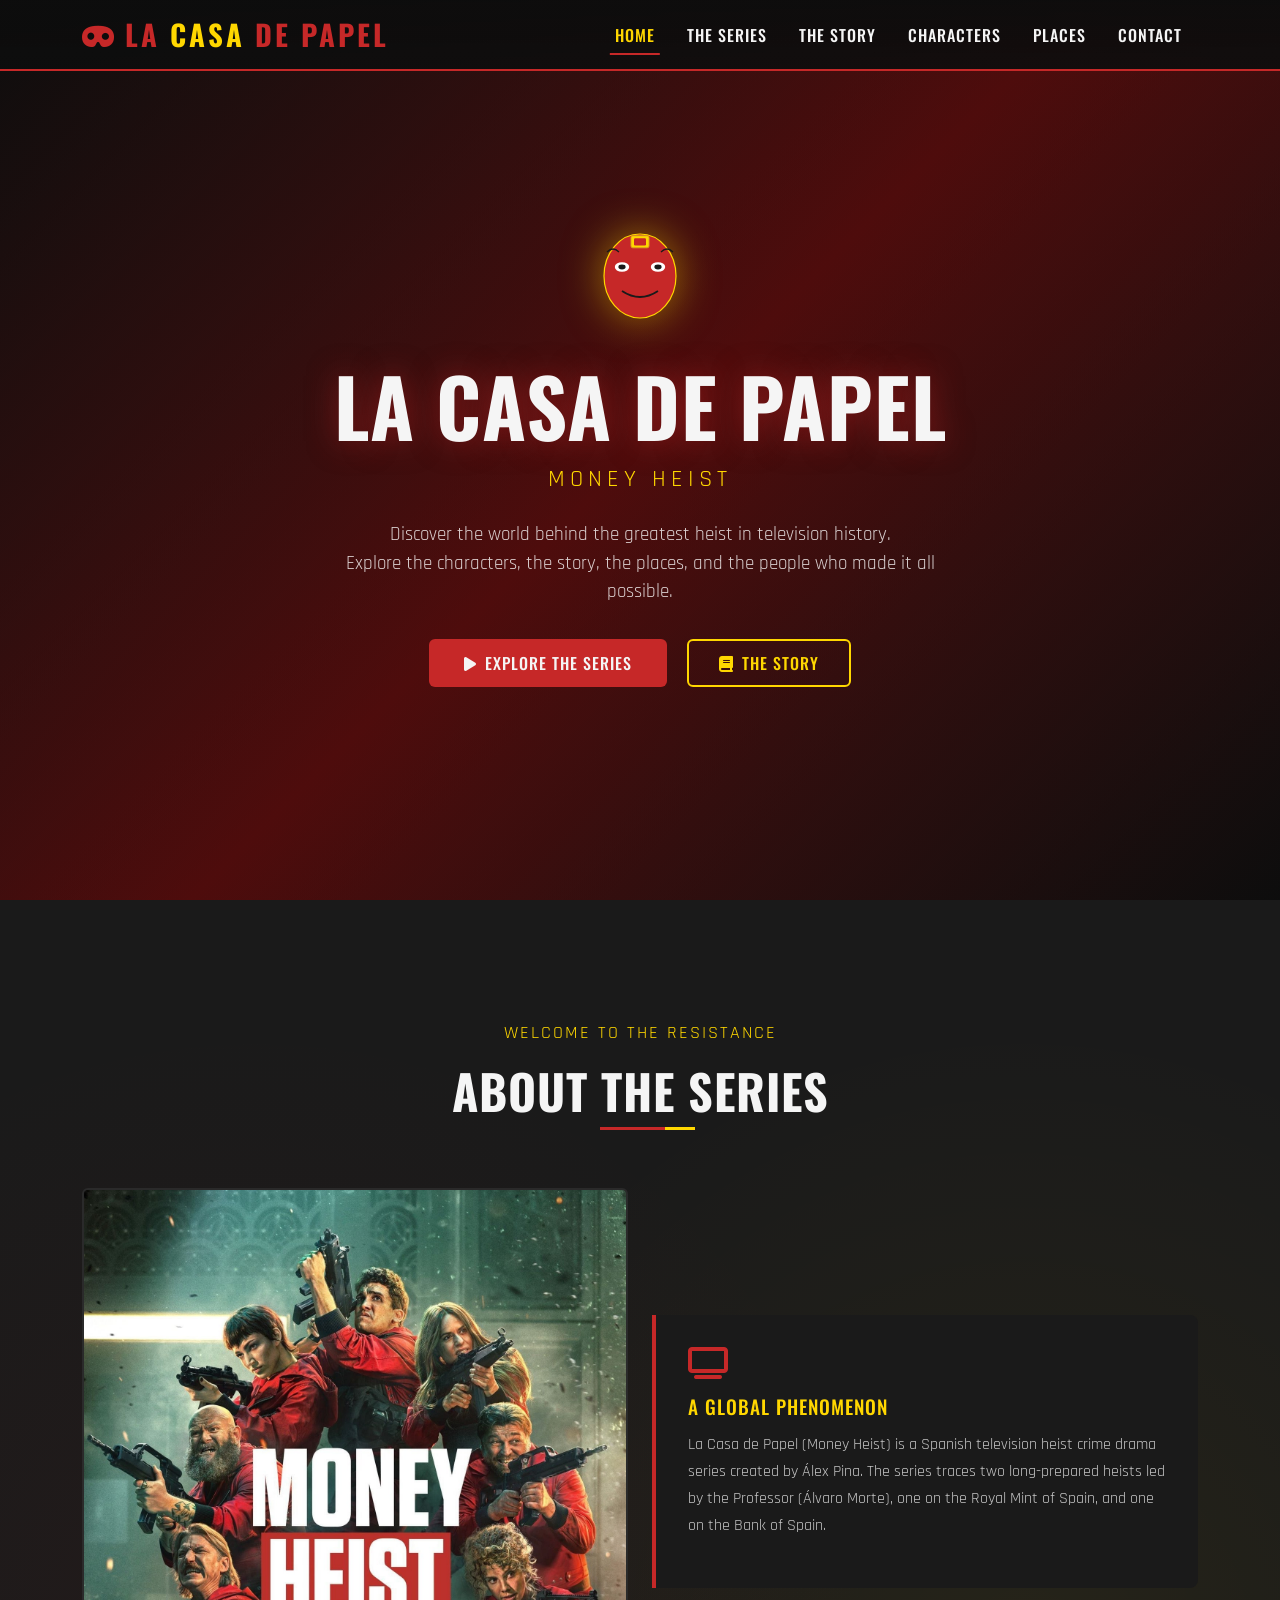
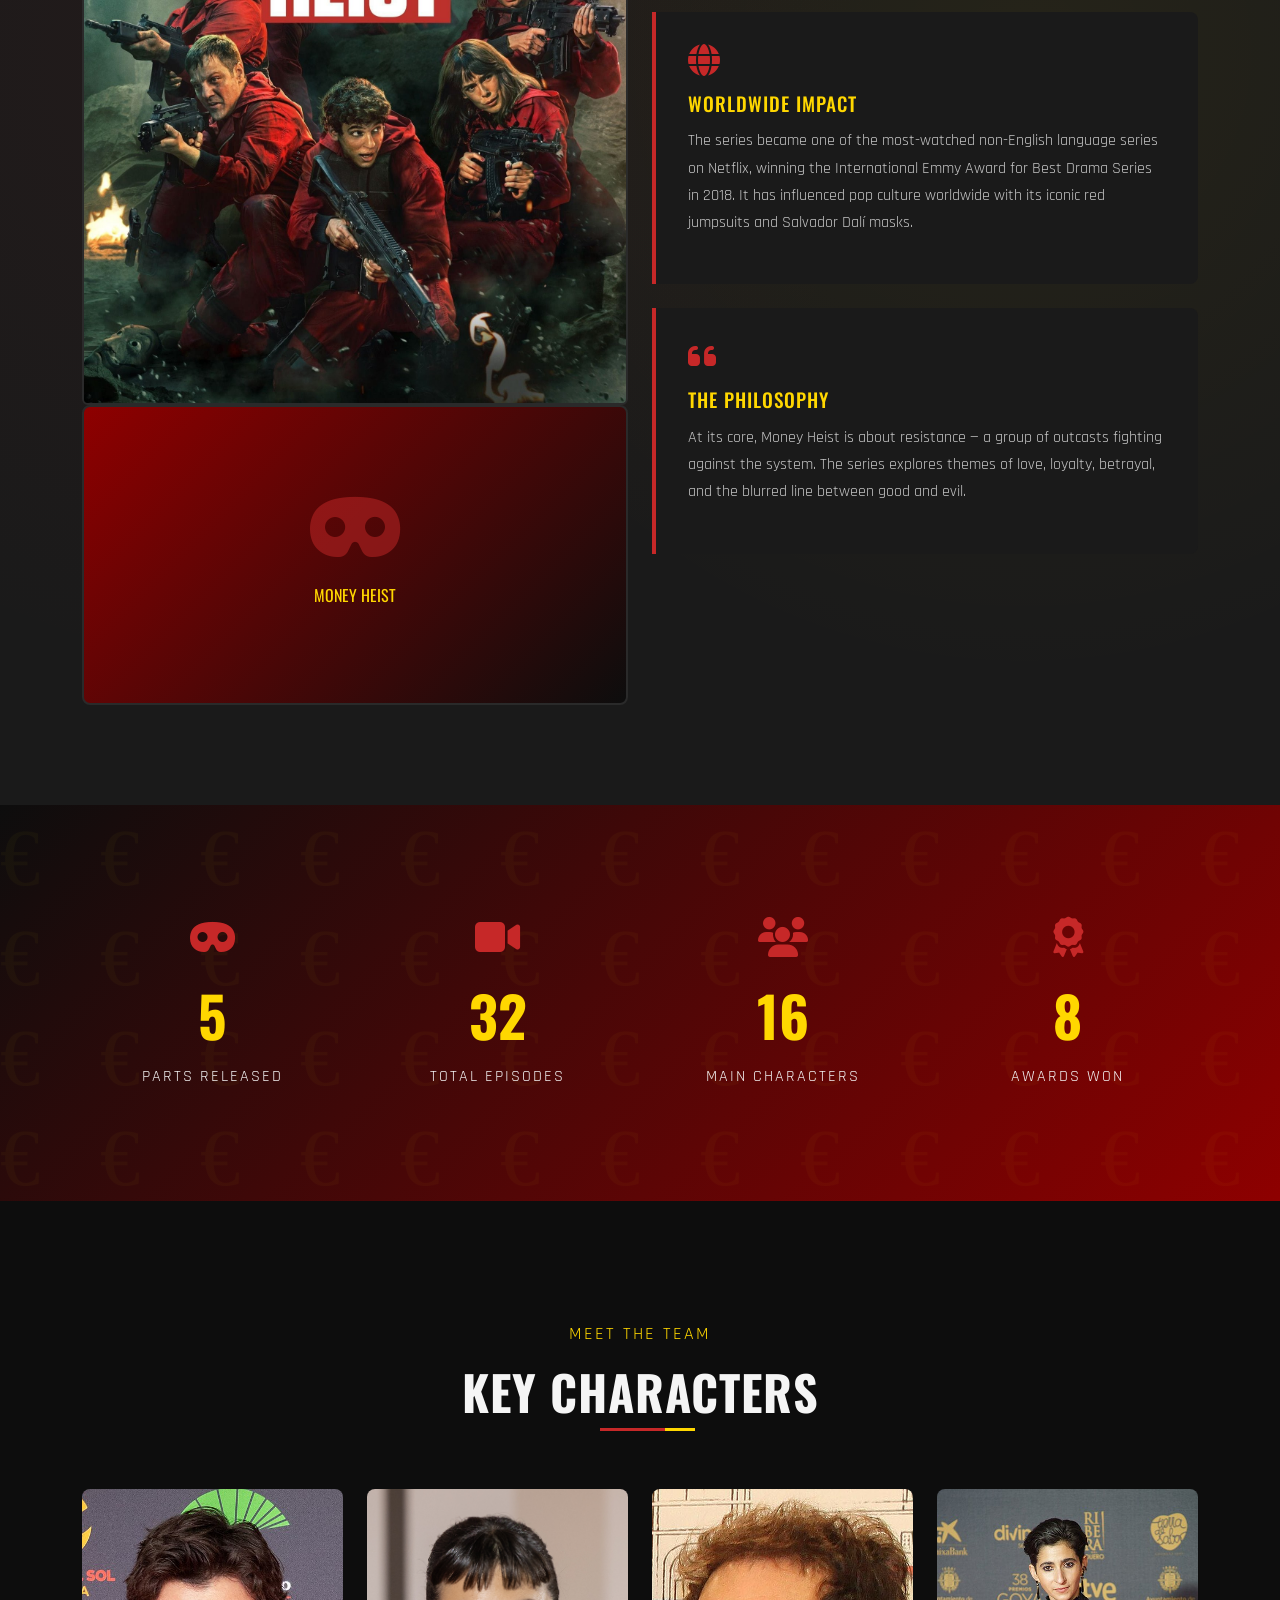
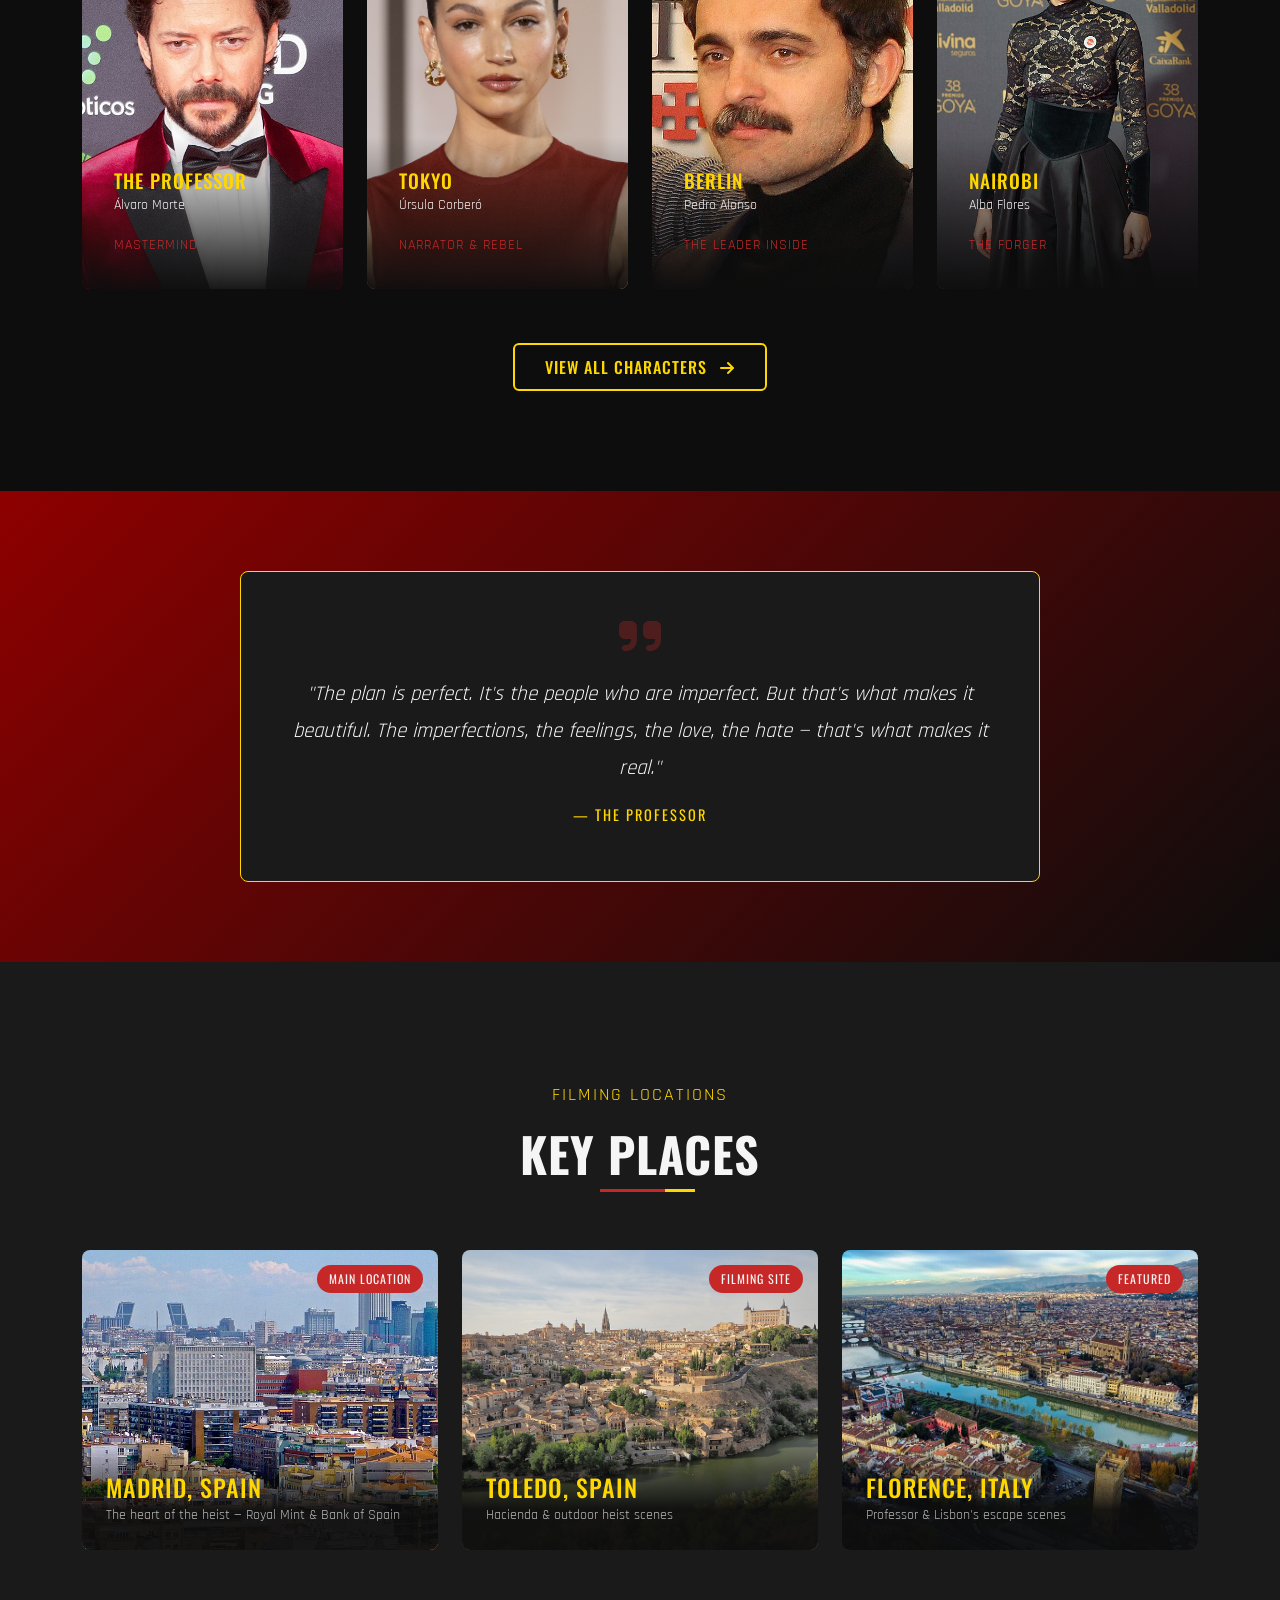
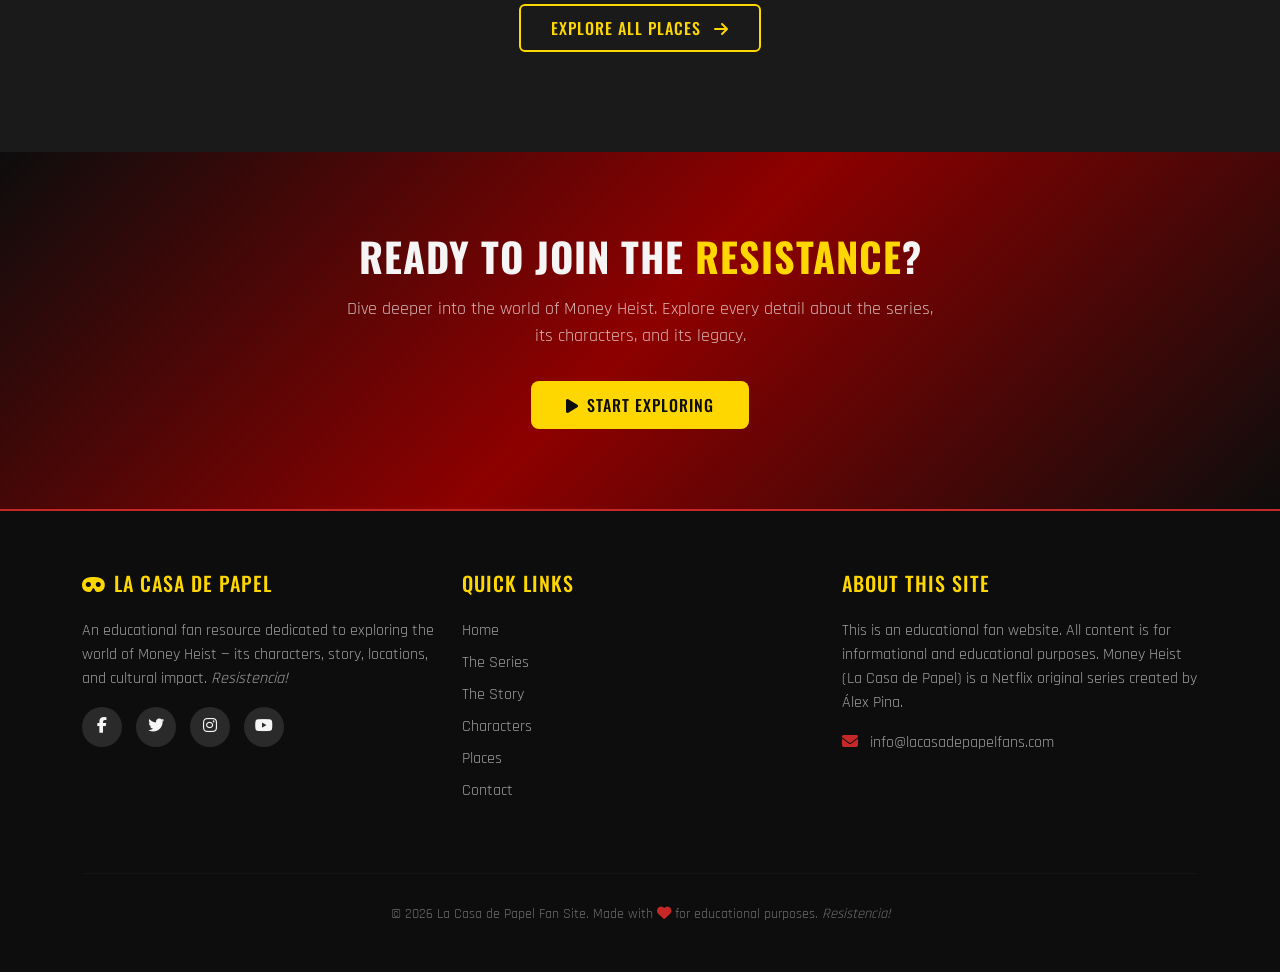
<file: index.html>
<!DOCTYPE html>
<html lang="en">
<head>
  <meta charset="UTF-8">
  <meta name="viewport" content="width=device-width, initial-scale=1.0">
  <title>La Casa de Papel | Money Heist - The Ultimate Guide</title>
  <meta name="description" content="Explore the world of Money Heist (La Casa de Papel) — characters, story, locations, and the real history behind the biggest heist in television history.">
  <link href="https://cdn.jsdelivr.net/npm/bootstrap@5.3.0/dist/css/bootstrap.min.css" rel="stylesheet">
  <link rel="stylesheet" href="https://cdnjs.cloudflare.com/ajax/libs/font-awesome/6.4.0/css/all.min.css">
  <link rel="stylesheet" href="css/style.css">
</head>
<body>

  <!-- ==================== NAVBAR ==================== -->
  <nav class="navbar navbar-expand-lg navbar-dark fixed-top">
    <div class="container">
      <a class="navbar-brand" href="index.html">
        <i class="fas fa-mask me-2"></i>LA <span>CASA</span> DE PAPEL
      </a>
      <button class="navbar-toggler" type="button" data-bs-toggle="collapse" data-bs-target="#mainNav">
        <span class="navbar-toggler-icon"></span>
      </button>
      <div class="collapse navbar-collapse" id="mainNav">
        <ul class="navbar-nav ms-auto">
          <li class="nav-item"><a class="nav-link" href="index.html">Home</a></li>
          <li class="nav-item"><a class="nav-link" href="series.html">The Series</a></li>
          <li class="nav-item"><a class="nav-link" href="story.html">The Story</a></li>
          <li class="nav-item"><a class="nav-link" href="characters.html">Characters</a></li>
          <li class="nav-item"><a class="nav-link" href="places.html">Places</a></li>
          <li class="nav-item"><a class="nav-link" href="contact.html">Contact</a></li>
        </ul>
      </div>
    </div>
  </nav>

  <!-- ==================== HERO SECTION ==================== -->
  <section class="hero-section" style="background: linear-gradient(135deg, #0D0D0D 0%, #1A0000 50%, #0D0D0D 100%);">
    <div class="hero-overlay"></div>
    <div class="hero-content">
      <img src="images/mask.svg" alt="Dalí Mask" class="hero-mask" onerror="this.style.display='none'">
      <h1>LA CASA DE PAPEL</h1>
      <p class="sub-title">Money Heist</p>
      <p>Discover the world behind the greatest heist in television history.<br>Explore the characters, the story, the places, and the people who made it all possible.</p>
      <div>
        <a href="series.html" class="btn btn-mh me-3"><i class="fas fa-play me-2"></i>Explore the Series</a>
        <a href="story.html" class="btn btn-mh-outline"><i class="fas fa-book me-2"></i>The Story</a>
      </div>
    </div>
  </section>

  <!-- ==================== OVERVIEW SECTION ==================== -->
  <section class="section-padding bg-pattern" style="background: var(--mh-dark);">
    <div class="container">
      <div class="section-title fade-in">
        <p>Welcome to the Resistance</p>
        <h2>About the Series</h2>
      </div>
      <div class="row align-items-center">
        <div class="col-lg-6 fade-in">
          <img src="images/group.jpg" alt="Money Heist Cast" class="img-fluid rounded" style="border: 2px solid var(--mh-gray);" onerror="this.style.display='none'">
          <div style="height:300px;background:linear-gradient(135deg,var(--mh-dark-red),var(--mh-black));border-radius:8px;display:flex;align-items:center;justify-content:center;border:2px solid var(--mh-gray);" class="img-placeholder">
            <div class="text-center">
              <i class="fas fa-mask" style="font-size:5rem;color:var(--mh-red);opacity:0.5;"></i>
              <p style="color:var(--mh-gold);margin-top:1rem;font-family:'Oswald',sans-serif;">MONEY HEIST</p>
            </div>
          </div>
        </div>
        <div class="col-lg-6 fade-in">
          <div class="info-box" style="margin-top:0;">
            <i class="fas fa-tv"></i>
            <h4>A Global Phenomenon</h4>
            <p>La Casa de Papel (Money Heist) is a Spanish television heist crime drama series created by Álex Pina. The series traces two long-prepared heists led by the Professor (Álvaro Morte), one on the Royal Mint of Spain, and one on the Bank of Spain.</p>
          </div>
          <div class="info-box">
            <i class="fas fa-globe"></i>
            <h4>Worldwide Impact</h4>
            <p>The series became one of the most-watched non-English language series on Netflix, winning the International Emmy Award for Best Drama Series in 2018. It has influenced pop culture worldwide with its iconic red jumpsuits and Salvador Dalí masks.</p>
          </div>
          <div class="info-box">
            <i class="fas fa-quote-left"></i>
            <h4>The Philosophy</h4>
            <p>At its core, Money Heist is about resistance — a group of outcasts fighting against the system. The series explores themes of love, loyalty, betrayal, and the blurred line between good and evil.</p>
          </div>
        </div>
      </div>
    </div>
  </section>

  <!-- ==================== COUNTERS ==================== -->
  <section class="counter-section">
    <div class="container">
      <div class="row">
        <div class="col-lg-3 col-6">
          <div class="counter-box">
            <i class="fas fa-mask"></i>
            <div class="counter" data-target="5">0</div>
            <div class="counter-label">Parts Released</div>
          </div>
        </div>
        <div class="col-lg-3 col-6">
          <div class="counter-box">
            <i class="fas fa-video"></i>
            <div class="counter" data-target="48">0</div>
            <div class="counter-label">Total Episodes</div>
          </div>
        </div>
        <div class="col-lg-3 col-6">
          <div class="counter-box">
            <i class="fas fa-users"></i>
            <div class="counter" data-target="16">0</div>
            <div class="counter-label">Main Characters</div>
          </div>
        </div>
        <div class="col-lg-3 col-6">
          <div class="counter-box">
            <i class="fas fa-award"></i>
            <div class="counter" data-target="8">0</div>
            <div class="counter-label">Awards Won</div>
          </div>
        </div>
      </div>
    </div>
  </section>

  <!-- ==================== CHARACTERS PREVIEW ==================== -->
  <section class="section-padding" style="background: var(--mh-black);">
    <div class="container">
      <div class="section-title fade-in">
        <p>Meet the Team</p>
        <h2>Key Characters</h2>
      </div>
      <div class="row">
        <div class="col-lg-3 col-md-6 fade-in">
          <div class="character-card">
            <img src="images/professor.jpg" alt="The Professor" onerror="this.style.display='none';this.parentElement.style.background='var(--mh-dark)';this.parentElement.innerHTML='<div style=\'height:400px;display:flex;align-items:center;justify-content:center;background:linear-gradient(135deg,var(--mh-gray),var(--mh-black));\'><i class=\'fas fa-user-secret\' style=\'font-size:4rem;color:var(--mh-gold);opacity:0.5;\'></i></div>'">
            <div class="character-info">
              <h4>The Professor</h4>
              <p class="actor-name">Álvaro Morte</p>
              <span class="character-role">Mastermind</span>
            </div>
          </div>
        </div>
        <div class="col-lg-3 col-md-6 fade-in">
          <div class="character-card">
            <img src="images/tokyo.jpg" alt="Tokyo" onerror="this.style.display='none';this.parentElement.innerHTML='<div style=\'height:400px;display:flex;align-items:center;justify-content:center;background:linear-gradient(135deg,var(--mh-gray),var(--mh-black));\'><i class=\'fas fa-user-circle\' style=\'font-size:4rem;color:var(--mh-red);opacity:0.5;\'></i></div>'">
            <div class="character-info">
              <h4>Tokyo</h4>
              <p class="actor-name">Úrsula Corberó</p>
              <span class="character-role">Narrator & Rebel</span>
            </div>
          </div>
        </div>
        <div class="col-lg-3 col-md-6 fade-in">
          <div class="character-card">
            <img src="images/berlin.jpg" alt="Berlin" onerror="this.style.display='none';this.parentElement.innerHTML='<div style=\'height:400px;display:flex;align-items:center;justify-content:center;background:linear-gradient(135deg,var(--mh-gray),var(--mh-black));\'><i class=\'fas fa-crown\' style=\'font-size:4rem;color:var(--mh-gold);opacity:0.5;\'></i></div>'">
            <div class="character-info">
              <h4>Berlin</h4>
              <p class="actor-name">Pedro Alonso</p>
              <span class="character-role">The Leader Inside</span>
            </div>
          </div>
        </div>
        <div class="col-lg-3 col-md-6 fade-in">
          <div class="character-card">
            <img src="images/nairobi.jpg" alt="Nairobi" onerror="this.style.display='none';this.parentElement.innerHTML='<div style=\'height:400px;display:flex;align-items:center;justify-content:center;background:linear-gradient(135deg,var(--mh-gray),var(--mh-black));\'><i class=\'fas fa-cog\' style=\'font-size:4rem;color:var(--mh-red);opacity:0.5;\'></i></div>'">
            <div class="character-info">
              <h4>Nairobi</h4>
              <p class="actor-name">Alba Flores</p>
              <span class="character-role">The Forger</span>
            </div>
          </div>
        </div>
      </div>
      <div class="text-center mt-4 fade-in">
        <a href="characters.html" class="btn btn-mh-outline">View All Characters <i class="fas fa-arrow-right ms-2"></i></a>
      </div>
    </div>
  </section>

  <!-- ==================== FAMOUS QUOTE ==================== -->
  <section style="background: linear-gradient(135deg, var(--mh-dark-red), var(--mh-black)); padding: 80px 0;">
    <div class="container">
      <div class="quote-block" style="border-color: var(--mh-gold); max-width: 800px; margin: 0 auto;">
        <i class="fas fa-quote-right"></i>
        <blockquote>
          "The plan is perfect. It's the people who are imperfect. But that's what makes it beautiful. The imperfections, the feelings, the love, the hate — that's what makes it real."
        </blockquote>
        <p class="quote-author">— The Professor</p>
      </div>
    </div>
  </section>

  <!-- ==================== PLACES PREVIEW ==================== -->
  <section class="section-padding" style="background: var(--mh-dark);">
    <div class="container">
      <div class="section-title fade-in">
        <p>Filming Locations</p>
        <h2>Key Places</h2>
      </div>
      <div class="row">
        <div class="col-md-4 fade-in">
          <div class="place-card">
            <img src="images/madrid.jpg" alt="Madrid" onerror="this.style.display='none';this.parentElement.style.background='linear-gradient(135deg,var(--mh-gray),var(--mh-black))'">
            <div class="place-info">
              <h4>Madrid, Spain</h4>
              <p>The heart of the heist — Royal Mint & Bank of Spain</p>
            </div>
            <span class="place-badge">Main Location</span>
          </div>
        </div>
        <div class="col-md-4 fade-in">
          <div class="place-card">
            <img src="images/toledo.jpg" alt="Toledo" onerror="this.style.display='none';this.parentElement.style.background='linear-gradient(135deg,var(--mh-gray),var(--mh-black))'">
            <div class="place-info">
              <h4>Toledo, Spain</h4>
              <p>Hacienda & outdoor heist scenes</p>
            </div>
            <span class="place-badge">Filming Site</span>
          </div>
        </div>
        <div class="col-md-4 fade-in">
          <div class="place-card">
            <img src="images/florence.jpg" alt="Florence" onerror="this.style.display='none';this.parentElement.style.background='linear-gradient(135deg,var(--mh-gray),var(--mh-black))'">
            <div class="place-info">
              <h4>Florence, Italy</h4>
              <p>Professor & Lisbon's escape scenes</p>
            </div>
            <span class="place-badge">Featured</span>
          </div>
        </div>
      </div>
      <div class="text-center mt-4 fade-in">
        <a href="places.html" class="btn btn-mh-outline">Explore All Places <i class="fas fa-arrow-right ms-2"></i></a>
      </div>
    </div>
  </section>

  <!-- ==================== NEWSLETTER / CTA ==================== -->
  <section style="background: linear-gradient(135deg, var(--mh-black), var(--mh-dark-red), var(--mh-black)); padding: 80px 0;">
    <div class="container text-center fade-in">
      <h2 style="font-family:'Oswald',sans-serif;font-size:2.5rem;font-weight:700;color:var(--mh-white);">
        Ready to Join the <span style="color:var(--mh-gold);">Resistance</span>?
      </h2>
      <p style="color:rgba(255,255,255,0.7);font-size:1.1rem;max-width:600px;margin:1rem auto 2rem;">
        Dive deeper into the world of Money Heist. Explore every detail about the series, its characters, and its legacy.
      </p>
      <a href="series.html" class="btn btn-mh-gold btn-lg"><i class="fas fa-play me-2"></i>Start Exploring</a>
    </div>
  </section>

  <!-- ==================== FOOTER ==================== -->
  <footer class="footer">
    <div class="container">
      <div class="row">
        <div class="col-lg-4 mb-4">
          <h5><i class="fas fa-mask me-2"></i>La Casa de Papel</h5>
          <p>An educational fan resource dedicated to exploring the world of Money Heist — its characters, story, locations, and cultural impact. <em>Resistencia!</em></p>
          <div class="social-links">
            <a href="#" data-bs-toggle="tooltip" title="Facebook"><i class="fab fa-facebook-f"></i></a>
            <a href="#" data-bs-toggle="tooltip" title="Twitter"><i class="fab fa-twitter"></i></a>
            <a href="#" data-bs-toggle="tooltip" title="Instagram"><i class="fab fa-instagram"></i></a>
            <a href="#" data-bs-toggle="tooltip" title="YouTube"><i class="fab fa-youtube"></i></a>
          </div>
        </div>
        <div class="col-lg-4 mb-4">
          <h5>Quick Links</h5>
          <ul class="list-unstyled">
            <li class="mb-2"><a href="index.html">Home</a></li>
            <li class="mb-2"><a href="series.html">The Series</a></li>
            <li class="mb-2"><a href="story.html">The Story</a></li>
            <li class="mb-2"><a href="characters.html">Characters</a></li>
            <li class="mb-2"><a href="places.html">Places</a></li>
            <li class="mb-2"><a href="contact.html">Contact</a></li>
          </ul>
        </div>
        <div class="col-lg-4 mb-4">
          <h5>About This Site</h5>
          <p>This is an educational fan website. All content is for informational and educational purposes. Money Heist (La Casa de Papel) is a Netflix original series created by Álex Pina.</p>
          <p class="mb-0"><i class="fas fa-envelope me-2" style="color:var(--mh-red);"></i> info@lacasadepapelfans.com</p>
        </div>
      </div>
      <hr class="footer-divider">
      <p class="copyright">&copy; 2026 La Casa de Papel Fan Site. Made with <i class="fas fa-heart" style="color:var(--mh-red);"></i> for educational purposes. <em>Resistencia!</em></p>
    </div>
  </footer>

  <script src="https://cdn.jsdelivr.net/npm/bootstrap@5.3.0/dist/js/bootstrap.bundle.min.js"></script>
  <script src="js/script.js"></script>
</body>
</html>
</file>
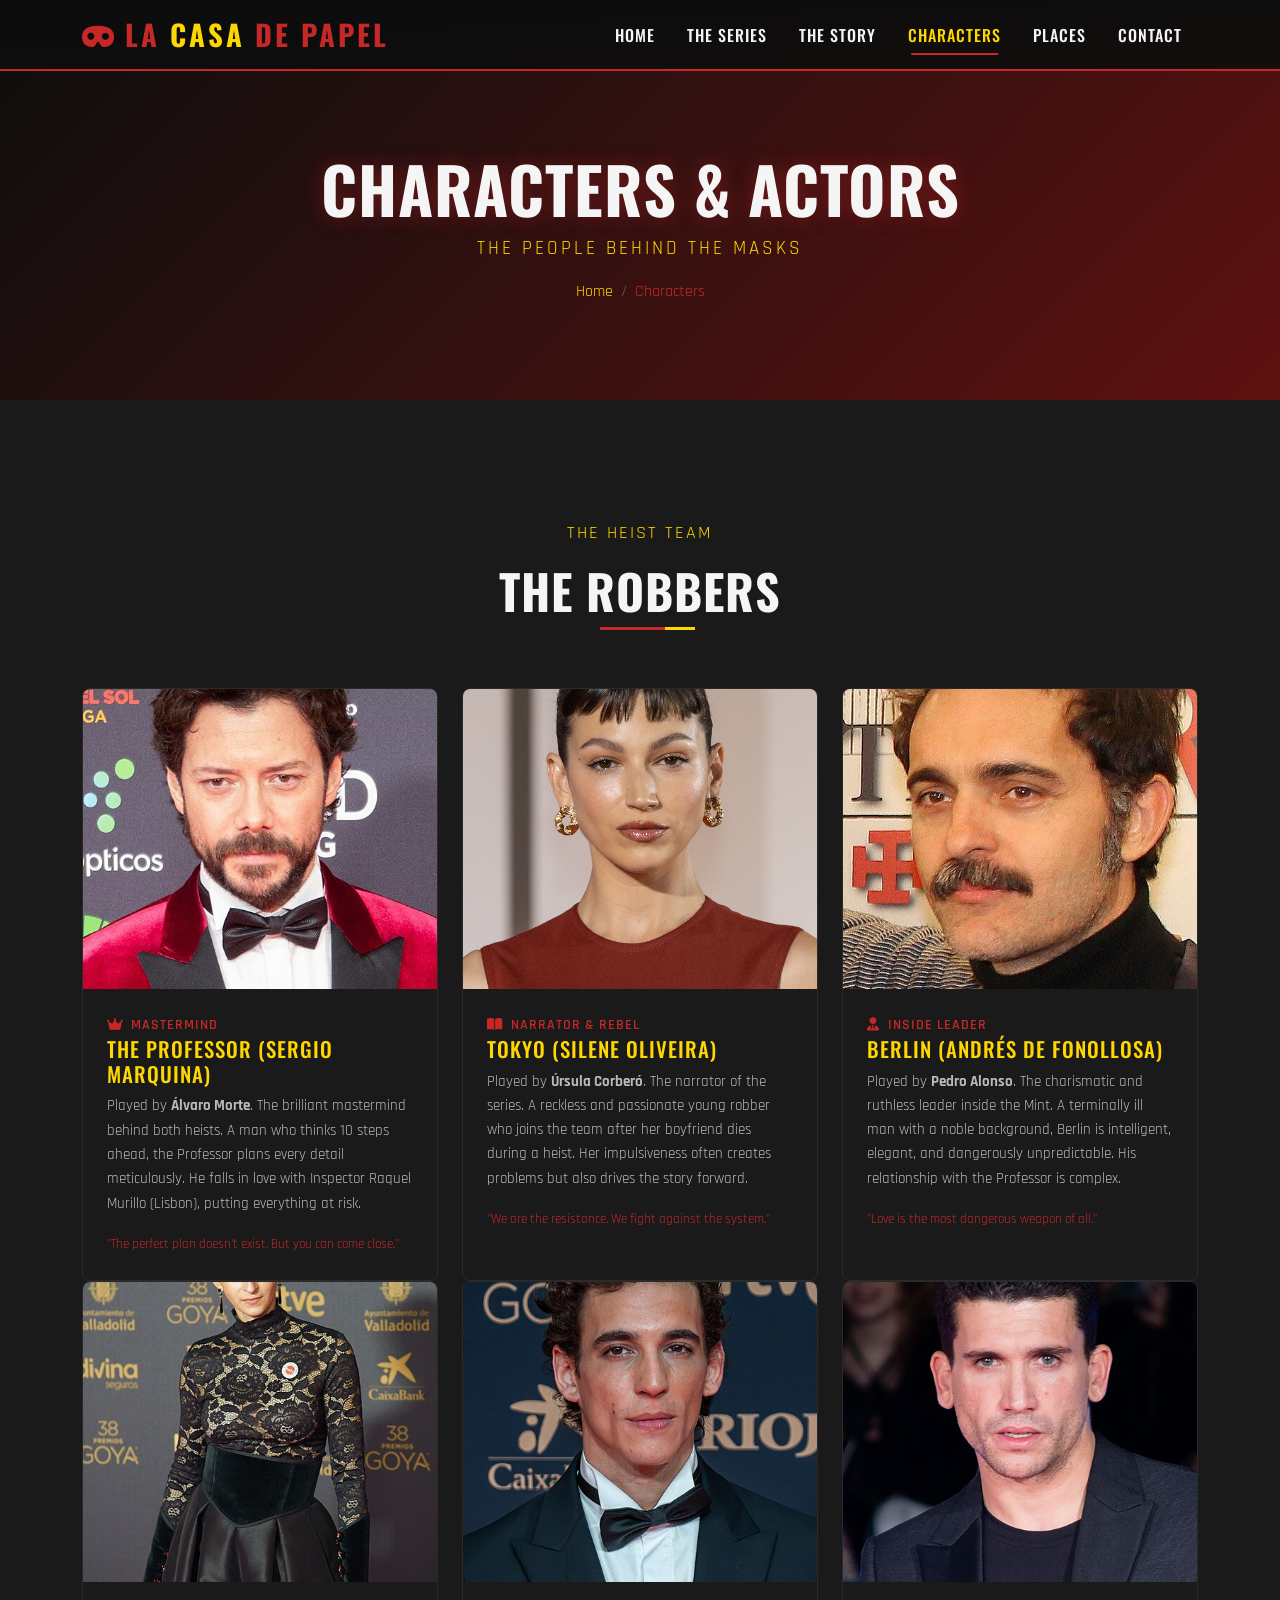
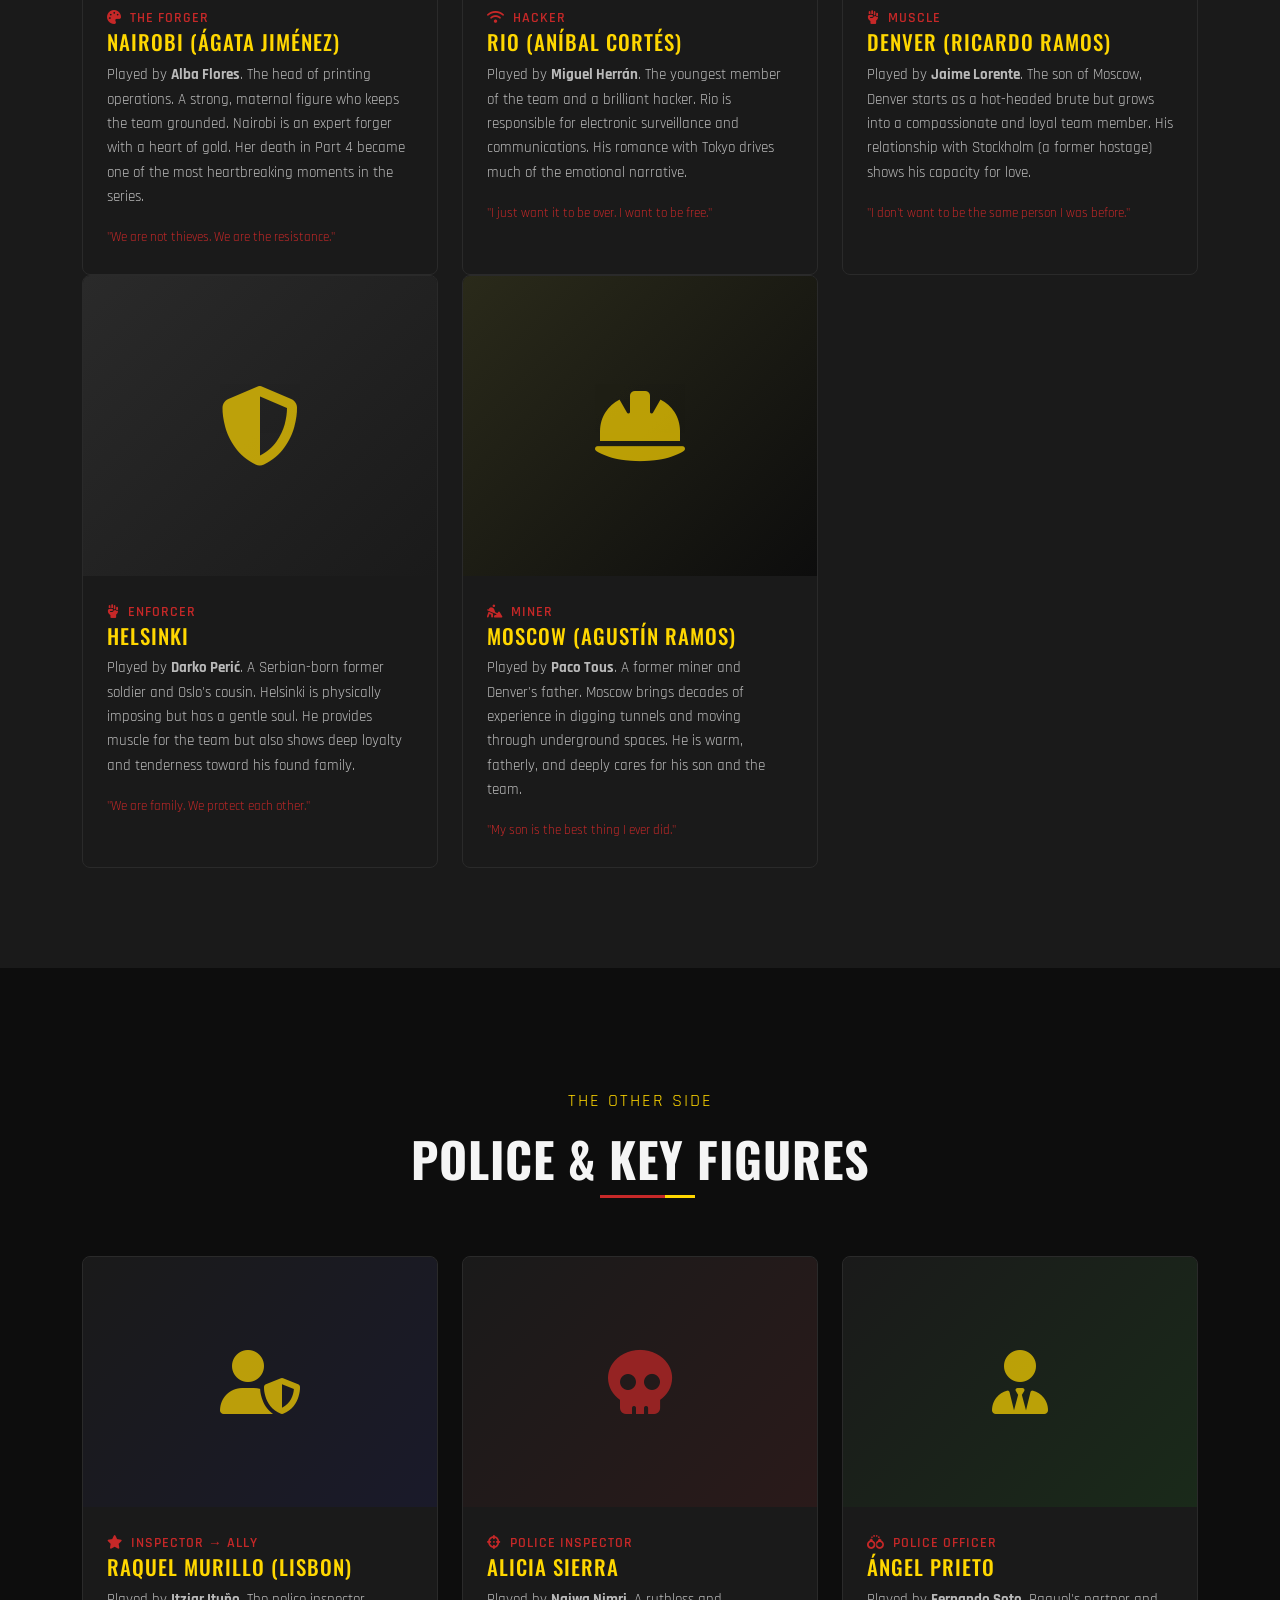
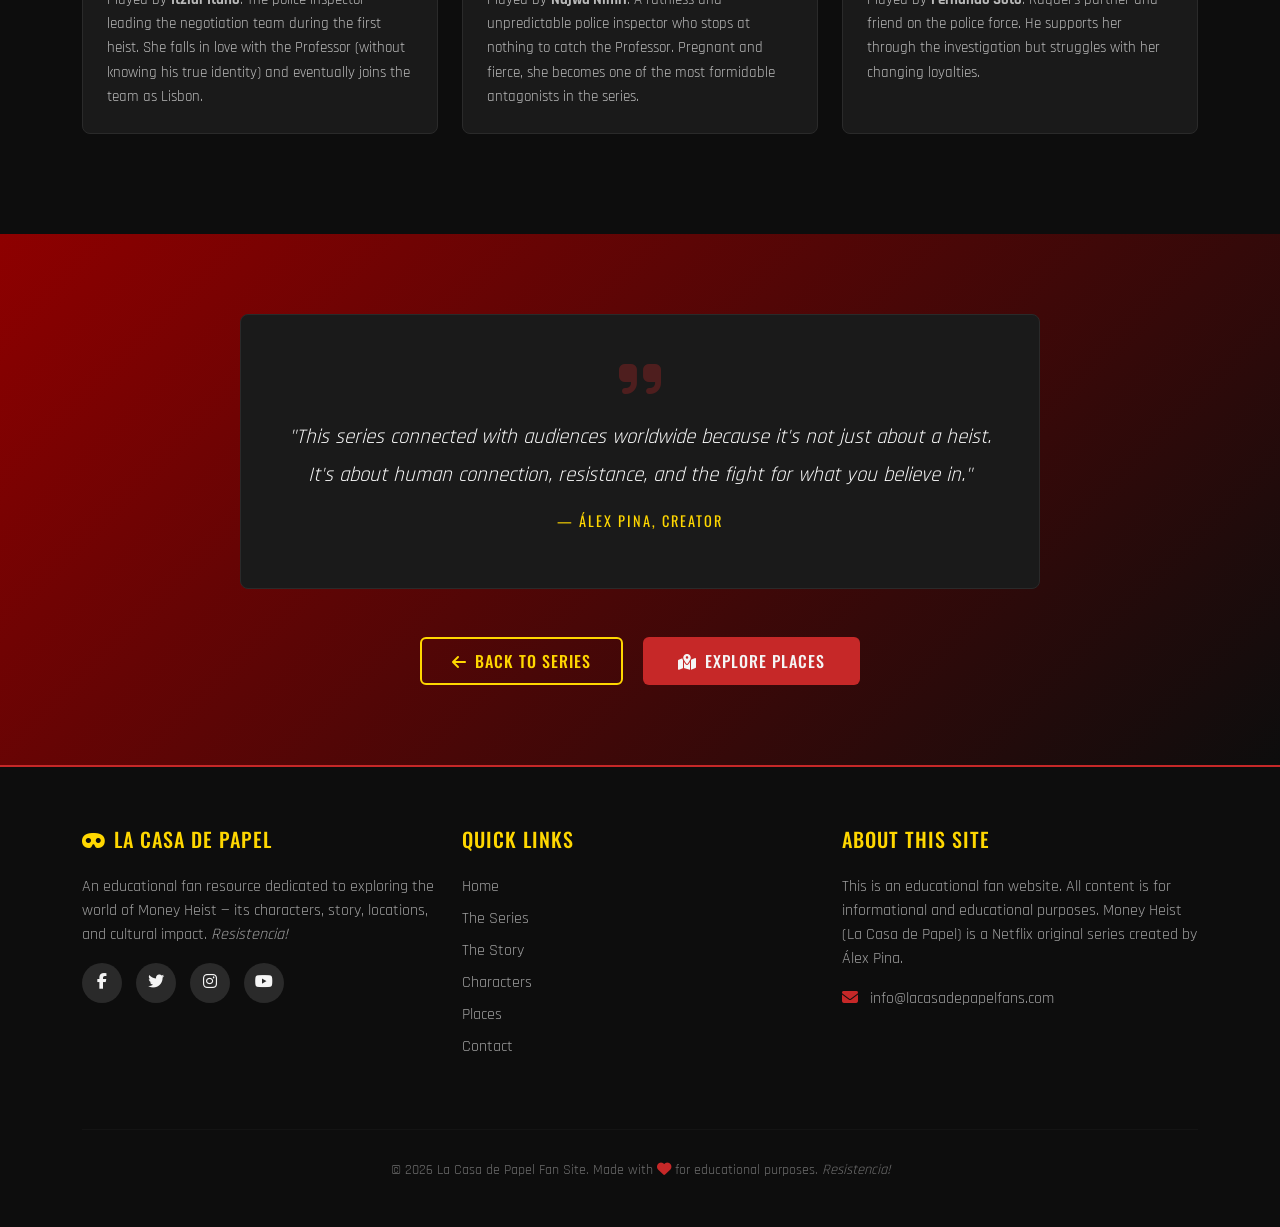
<file: characters.html>
<!DOCTYPE html>
<html lang="en">
<head>
  <meta charset="UTF-8">
  <meta name="viewport" content="width=device-width, initial-scale=1.0">
  <title>Characters | La Casa de Papel - Money Heist</title>
  <meta name="description" content="Complete guide to Money Heist characters and actors — The Professor, Tokyo, Berlin, Nairobi, Rio, Denver, Helsinki, and more.">
  <link href="https://cdn.jsdelivr.net/npm/bootstrap@5.3.0/dist/css/bootstrap.min.css" rel="stylesheet">
  <link rel="stylesheet" href="https://cdnjs.cloudflare.com/ajax/libs/font-awesome/6.4.0/css/all.min.css">
  <link rel="stylesheet" href="css/style.css">
</head>
<body>

  <!-- ==================== NAVBAR ==================== -->
  <nav class="navbar navbar-expand-lg navbar-dark fixed-top">
    <div class="container">
      <a class="navbar-brand" href="index.html"><i class="fas fa-mask me-2"></i>LA <span>CASA</span> DE PAPEL</a>
      <button class="navbar-toggler" type="button" data-bs-toggle="collapse" data-bs-target="#mainNav">
        <span class="navbar-toggler-icon"></span>
      </button>
      <div class="collapse navbar-collapse" id="mainNav">
        <ul class="navbar-nav ms-auto">
          <li class="nav-item"><a class="nav-link" href="index.html">Home</a></li>
          <li class="nav-item"><a class="nav-link" href="series.html">The Series</a></li>
          <li class="nav-item"><a class="nav-link" href="story.html">The Story</a></li>
          <li class="nav-item"><a class="nav-link" href="characters.html">Characters</a></li>
          <li class="nav-item"><a class="nav-link" href="places.html">Places</a></li>
          <li class="nav-item"><a class="nav-link" href="contact.html">Contact</a></li>
        </ul>
      </div>
    </div>
  </nav>

  <!-- ==================== PAGE BANNER ==================== -->
  <section class="page-banner" style="background: linear-gradient(135deg, #0D0D0D 0%, #1A0000 100%);">
    <div class="banner-overlay"></div>
    <div class="banner-content">
      <h1>Characters & Actors</h1>
      <p>The people behind the masks</p>
      <nav aria-label="breadcrumb">
        <ol class="breadcrumb breadcrumb-custom">
          <li class="breadcrumb-item"><a href="index.html">Home</a></li>
          <li class="breadcrumb-item active">Characters</li>
        </ol>
      </nav>
    </div>
  </section>

  <!-- ==================== THE TEAM SECTION ==================== -->
  <section class="section-padding" style="background: var(--mh-dark);">
    <div class="container">
      <div class="section-title fade-in">
        <p>The Heist Team</p>
        <h2>The Robbers</h2>
      </div>
      <div class="row">
        <!-- Professor -->
        <div class="col-lg-4 col-md-6 fade-in">
          <div class="card card-mh">
            <img src="images/professor.jpg" alt="The Professor" class="card-img-top" style="height:300px;object-fit:cover;">
            <div class="card-body">
              <span class="card-role"><i class="fas fa-crown me-1"></i> Mastermind</span>
              <h5 class="card-title">The Professor (Sergio Marquina)</h5>
              <p class="card-text">Played by <strong>Álvaro Morte</strong>. The brilliant mastermind behind both heists. A man who thinks 10 steps ahead, the Professor plans every detail meticulously. He falls in love with Inspector Raquel Murillo (Lisbon), putting everything at risk.</p>
              <p class="card-text"><small style="color:var(--mh-red);">"The perfect plan doesn't exist. But you can come close."</small></p>
            </div>
          </div>
        </div>
        <!-- Tokyo -->
        <div class="col-lg-4 col-md-6 fade-in">
          <div class="card card-mh">
            <img src="images/tokyo.jpg" alt="Tokyo" class="card-img-top" style="height:300px;object-fit:cover;">
            <div class="card-body">
              <span class="card-role"><i class="fas fa-book-open me-1"></i> Narrator & Rebel</span>
              <h5 class="card-title">Tokyo (Silene Oliveira)</h5>
              <p class="card-text">Played by <strong>Úrsula Corberó</strong>. The narrator of the series. A reckless and passionate young robber who joins the team after her boyfriend dies during a heist. Her impulsiveness often creates problems but also drives the story forward.</p>
              <p class="card-text"><small style="color:var(--mh-red);">"We are the resistance. We fight against the system."</small></p>
            </div>
          </div>
        </div>
        <!-- Berlin -->
        <div class="col-lg-4 col-md-6 fade-in">
          <div class="card card-mh">
            <img src="images/berlin.jpg" alt="Berlin" class="card-img-top" style="height:300px;object-fit:cover;">
            <div class="card-body">
              <span class="card-role"><i class="fas fa-user-tie me-1"></i> Inside Leader</span>
              <h5 class="card-title">Berlin (Andrés de Fonollosa)</h5>
              <p class="card-text">Played by <strong>Pedro Alonso</strong>. The charismatic and ruthless leader inside the Mint. A terminally ill man with a noble background, Berlin is intelligent, elegant, and dangerously unpredictable. His relationship with the Professor is complex.</p>
              <p class="card-text"><small style="color:var(--mh-red);">"Love is the most dangerous weapon of all."</small></p>
            </div>
          </div>
        </div>
        <!-- Nairobi -->
        <div class="col-lg-4 col-md-6 fade-in">
          <div class="card card-mh">
            <img src="images/nairobi.jpg" alt="Nairobi" class="card-img-top" style="height:300px;object-fit:cover;">
            <div class="card-body">
              <span class="card-role"><i class="fas fa-palette me-1"></i> The Forger</span>
              <h5 class="card-title">Nairobi (Ágata Jiménez)</h5>
              <p class="card-text">Played by <strong>Alba Flores</strong>. The head of printing operations. A strong, maternal figure who keeps the team grounded. Nairobi is an expert forger with a heart of gold. Her death in Part 4 became one of the most heartbreaking moments in the series.</p>
              <p class="card-text"><small style="color:var(--mh-red);">"We are not thieves. We are the resistance."</small></p>
            </div>
          </div>
        </div>
        <!-- Rio -->
        <div class="col-lg-4 col-md-6 fade-in">
          <div class="card card-mh">
            <img src="images/rio.jpg" alt="Rio" class="card-img-top" style="height:300px;object-fit:cover;">
            <div class="card-body">
              <span class="card-role"><i class="fas fa-wifi me-1"></i> Hacker</span>
              <h5 class="card-title">Rio (Aníbal Cortés)</h5>
              <p class="card-text">Played by <strong>Miguel Herrán</strong>. The youngest member of the team and a brilliant hacker. Rio is responsible for electronic surveillance and communications. His romance with Tokyo drives much of the emotional narrative.</p>
              <p class="card-text"><small style="color:var(--mh-red);">"I just want it to be over. I want to be free."</small></p>
            </div>
          </div>
        </div>
        <!-- Denver -->
        <div class="col-lg-4 col-md-6 fade-in">
          <div class="card card-mh">
            <img src="images/denver.jpg" alt="Denver" class="card-img-top" style="height:300px;object-fit:cover;">
            <div class="card-body">
              <span class="card-role"><i class="fas fa-fist-raised me-1"></i> Muscle</span>
              <h5 class="card-title">Denver (Ricardo Ramos)</h5>
              <p class="card-text">Played by <strong>Jaime Lorente</strong>. The son of Moscow, Denver starts as a hot-headed brute but grows into a compassionate and loyal team member. His relationship with Stockholm (a former hostage) shows his capacity for love.</p>
              <p class="card-text"><small style="color:var(--mh-red);">"I don't want to be the same person I was before."</small></p>
            </div>
          </div>
        </div>
        <!-- Helsinki -->
        <div class="col-lg-4 col-md-6 fade-in">
          <div class="card card-mh">
            <div style="height:300px;background:linear-gradient(135deg,var(--mh-gray),#1A1A1A);display:flex;align-items:center;justify-content:center;">
              <i class="fas fa-shield-alt" style="font-size:5rem;color:var(--mh-gold);opacity:0.7;"></i>
            </div>
            <div class="card-body">
              <span class="card-role"><i class="fas fa-hand-fist me-1"></i> Enforcer</span>
              <h5 class="card-title">Helsinki</h5>
              <p class="card-text">Played by <strong>Darko Perić</strong>. A Serbian-born former soldier and Oslo's cousin. Helsinki is physically imposing but has a gentle soul. He provides muscle for the team but also shows deep loyalty and tenderness toward his found family.</p>
              <p class="card-text"><small style="color:var(--mh-red);">"We are family. We protect each other."</small></p>
            </div>
          </div>
        </div>
        <!-- Moscow -->
        <div class="col-lg-4 col-md-6 fade-in">
          <div class="card card-mh">
            <div style="height:300px;background:linear-gradient(135deg,#2A2A1A,var(--mh-black));display:flex;align-items:center;justify-content:center;">
              <i class="fas fa-hard-hat" style="font-size:5rem;color:var(--mh-gold);opacity:0.7;"></i>
            </div>
            <div class="card-body">
              <span class="card-role"><i class="fas fa-digging me-1"></i> Miner</span>
              <h5 class="card-title">Moscow (Agustín Ramos)</h5>
              <p class="card-text">Played by <strong>Paco Tous</strong>. A former miner and Denver's father. Moscow brings decades of experience in digging tunnels and moving through underground spaces. He is warm, fatherly, and deeply cares for his son and the team.</p>
              <p class="card-text"><small style="color:var(--mh-red);">"My son is the best thing I ever did."</small></p>
            </div>
          </div>
        </div>
      </div>
    </div>
  </section>

  <!-- ==================== POLICE & OTHER CHARACTERS ==================== -->
  <section class="section-padding" style="background: var(--mh-black);">
    <div class="container">
      <div class="section-title fade-in">
        <p>The Other Side</p>
        <h2>Police & Key Figures</h2>
      </div>
      <div class="row">
        <!-- Lisbon / Raquel -->
        <div class="col-lg-4 col-md-6 fade-in">
          <div class="card card-mh">
            <div style="height:250px;background:linear-gradient(135deg,var(--mh-dark),#1A1A2A);display:flex;align-items:center;justify-content:center;">
              <i class="fas fa-user-shield" style="font-size:4rem;color:var(--mh-gold);opacity:0.7;"></i>
            </div>
            <div class="card-body">
              <span class="card-role"><i class="fas fa-star me-1"></i> Inspector → Ally</span>
              <h5 class="card-title">Raquel Murillo (Lisbon)</h5>
              <p class="card-text">Played by <strong>Itziar Ituño</strong>. The police inspector leading the negotiation team during the first heist. She falls in love with the Professor (without knowing his true identity) and eventually joins the team as Lisbon.</p>
            </div>
          </div>
        </div>
        <!-- Alicia Sierra -->
        <div class="col-lg-4 col-md-6 fade-in">
          <div class="card card-mh">
            <div style="height:250px;background:linear-gradient(135deg,var(--mh-dark),#2A1A1A);display:flex;align-items:center;justify-content:center;">
              <i class="fas fa-skull" style="font-size:4rem;color:var(--mh-red);opacity:0.7;"></i>
            </div>
            <div class="card-body">
              <span class="card-role"><i class="fas fa-crosshairs me-1"></i> Police Inspector</span>
              <h5 class="card-title">Alicia Sierra</h5>
              <p class="card-text">Played by <strong>Najwa Nimri</strong>. A ruthless and unpredictable police inspector who stops at nothing to catch the Professor. Pregnant and fierce, she becomes one of the most formidable antagonists in the series.</p>
            </div>
          </div>
        </div>
        <!-- Ángel Prieto -->
        <div class="col-lg-4 col-md-6 fade-in">
          <div class="card card-mh">
            <div style="height:250px;background:linear-gradient(135deg,var(--mh-dark),#1A2A1A);display:flex;align-items:center;justify-content:center;">
              <i class="fas fa-user-tie" style="font-size:4rem;color:var(--mh-gold);opacity:0.7;"></i>
            </div>
            <div class="card-body">
              <span class="card-role"><i class="fas fa-handcuffs me-1"></i> Police Officer</span>
              <h5 class="card-title">Ángel Prieto</h5>
              <p class="card-text">Played by <strong>Fernando Soto</strong>. Raquel's partner and friend on the police force. He supports her through the investigation but struggles with her changing loyalties.</p>
            </div>
          </div>
        </div>
      </div>
    </div>
  </section>

  <!-- ==================== ACTOR QUOTE ==================== -->
  <section style="background: linear-gradient(135deg, var(--mh-dark-red), var(--mh-black)); padding: 80px 0;">
    <div class="container">
      <div class="quote-block fade-in" style="max-width: 800px; margin: 0 auto;">
        <i class="fas fa-quote-right"></i>
        <blockquote>
          "This series connected with audiences worldwide because it's not just about a heist. It's about human connection, resistance, and the fight for what you believe in."
        </blockquote>
        <p class="quote-author">— Álex Pina, Creator</p>
      </div>
      <div class="text-center mt-5 fade-in">
        <a href="series.html" class="btn btn-mh-outline"><i class="fas fa-arrow-left me-2"></i>Back to Series</a>
        <a href="places.html" class="btn btn-mh ms-3"><i class="fas fa-map-marked-alt me-2"></i>Explore Places</a>
      </div>
    </div>
  </section>

  <!-- ==================== FOOTER ==================== -->
  <footer class="footer">
    <div class="container">
      <div class="row">
        <div class="col-lg-4 mb-4">
          <h5><i class="fas fa-mask me-2"></i>La Casa de Papel</h5>
          <p>An educational fan resource dedicated to exploring the world of Money Heist — its characters, story, locations, and cultural impact. <em>Resistencia!</em></p>
          <div class="social-links">
            <a href="#" data-bs-toggle="tooltip" title="Facebook"><i class="fab fa-facebook-f"></i></a>
            <a href="#" data-bs-toggle="tooltip" title="Twitter"><i class="fab fa-twitter"></i></a>
            <a href="#" data-bs-toggle="tooltip" title="Instagram"><i class="fab fa-instagram"></i></a>
            <a href="#" data-bs-toggle="tooltip" title="YouTube"><i class="fab fa-youtube"></i></a>
          </div>
        </div>
        <div class="col-lg-4 mb-4">
          <h5>Quick Links</h5>
          <ul class="list-unstyled">
            <li class="mb-2"><a href="index.html">Home</a></li>
            <li class="mb-2"><a href="series.html">The Series</a></li>
            <li class="mb-2"><a href="story.html">The Story</a></li>
            <li class="mb-2"><a href="characters.html">Characters</a></li>
            <li class="mb-2"><a href="places.html">Places</a></li>
            <li class="mb-2"><a href="contact.html">Contact</a></li>
          </ul>
        </div>
        <div class="col-lg-4 mb-4">
          <h5>About This Site</h5>
          <p>This is an educational fan website. All content is for informational and educational purposes. Money Heist (La Casa de Papel) is a Netflix original series created by Álex Pina.</p>
          <p class="mb-0"><i class="fas fa-envelope me-2" style="color:var(--mh-red);"></i> info@lacasadepapelfans.com</p>
        </div>
      </div>
      <hr class="footer-divider">
      <p class="copyright">&copy; 2026 La Casa de Papel Fan Site. Made with <i class="fas fa-heart" style="color:var(--mh-red);"></i> for educational purposes. <em>Resistencia!</em></p>
    </div>
  </footer>

  <script src="https://cdn.jsdelivr.net/npm/bootstrap@5.3.0/dist/js/bootstrap.bundle.min.js"></script>
  <script src="js/script.js"></script>
</body>
</html>
</file>
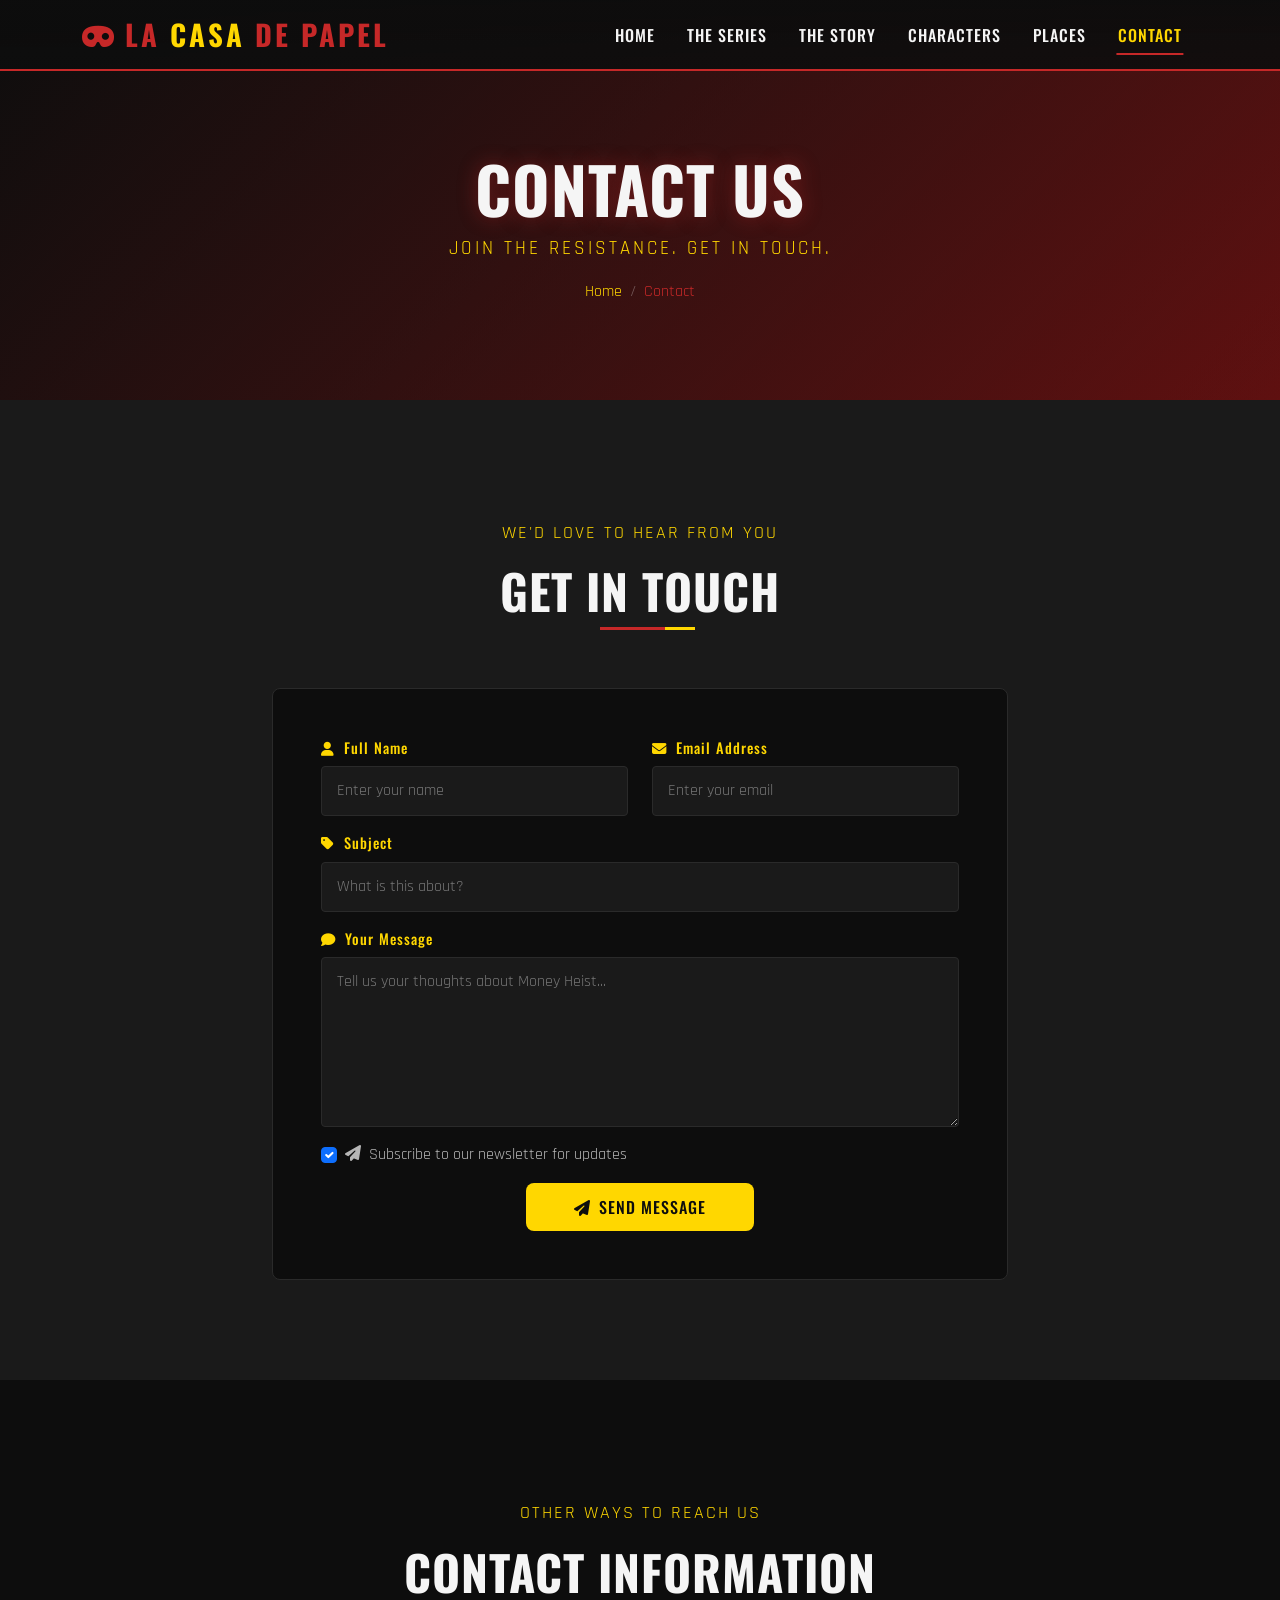
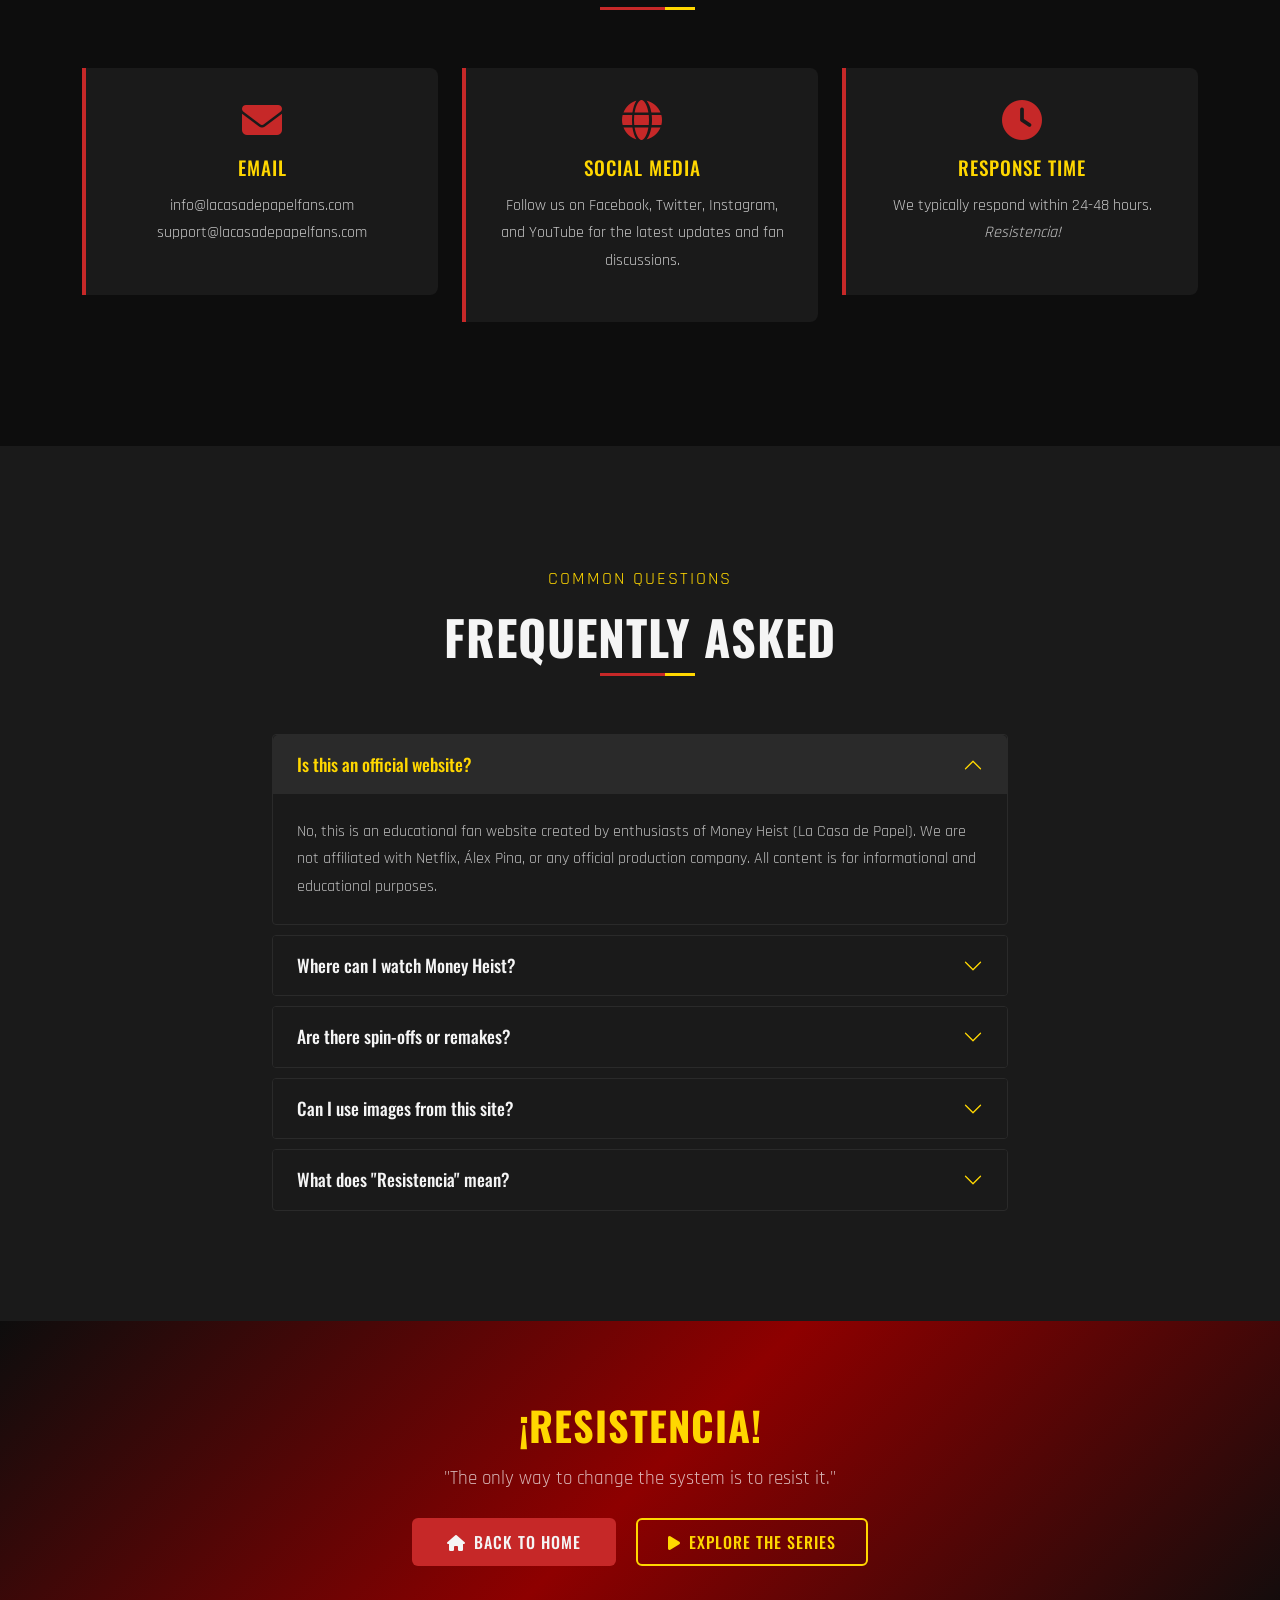
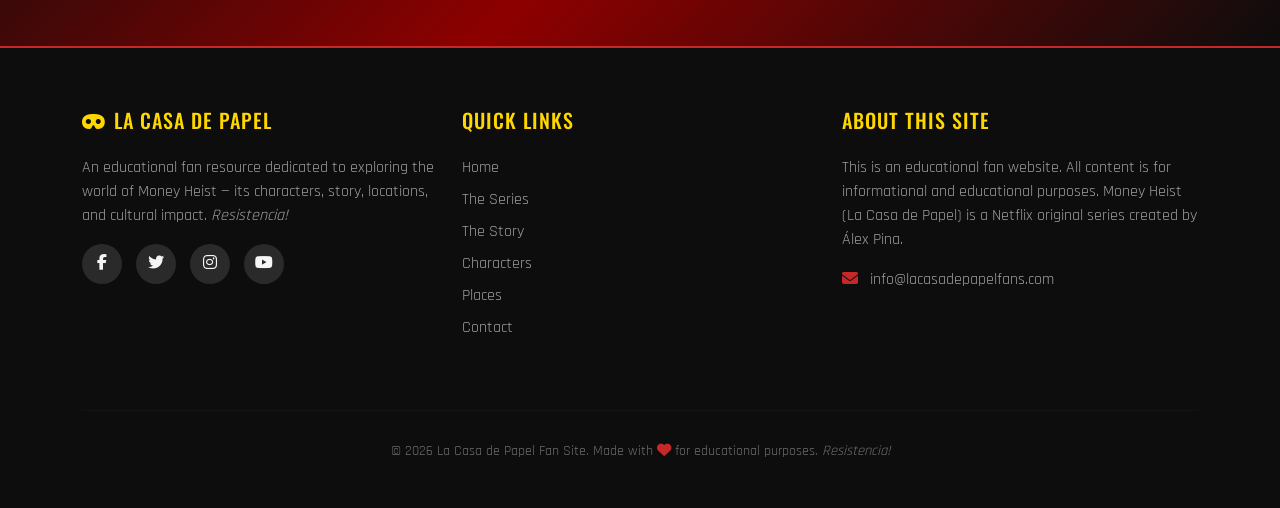
<file: contact.html>
<!DOCTYPE html>
<html lang="en">
<head>
  <meta charset="UTF-8">
  <meta name="viewport" content="width=device-width, initial-scale=1.0">
  <title>Contact | La Casa de Papel - Money Heist</title>
  <meta name="description" content="Get in touch with the Money Heist fan community. Send us your questions, feedback, or join the resistance.">
  <link href="https://cdn.jsdelivr.net/npm/bootstrap@5.3.0/dist/css/bootstrap.min.css" rel="stylesheet">
  <link rel="stylesheet" href="https://cdnjs.cloudflare.com/ajax/libs/font-awesome/6.4.0/css/all.min.css">
  <link rel="stylesheet" href="css/style.css">
</head>
<body>

  <!-- ==================== NAVBAR ==================== -->
  <nav class="navbar navbar-expand-lg navbar-dark fixed-top">
    <div class="container">
      <a class="navbar-brand" href="index.html"><i class="fas fa-mask me-2"></i>LA <span>CASA</span> DE PAPEL</a>
      <button class="navbar-toggler" type="button" data-bs-toggle="collapse" data-bs-target="#mainNav">
        <span class="navbar-toggler-icon"></span>
      </button>
      <div class="collapse navbar-collapse" id="mainNav">
        <ul class="navbar-nav ms-auto">
          <li class="nav-item"><a class="nav-link" href="index.html">Home</a></li>
          <li class="nav-item"><a class="nav-link" href="series.html">The Series</a></li>
          <li class="nav-item"><a class="nav-link" href="story.html">The Story</a></li>
          <li class="nav-item"><a class="nav-link" href="characters.html">Characters</a></li>
          <li class="nav-item"><a class="nav-link" href="places.html">Places</a></li>
          <li class="nav-item"><a class="nav-link" href="contact.html">Contact</a></li>
        </ul>
      </div>
    </div>
  </nav>

  <!-- ==================== PAGE BANNER ==================== -->
  <section class="page-banner" style="background: linear-gradient(135deg, #0D0D0D 0%, #1A0000 100%);">
    <div class="banner-overlay"></div>
    <div class="banner-content">
      <h1>Contact Us</h1>
      <p>Join the resistance. Get in touch.</p>
      <nav aria-label="breadcrumb">
        <ol class="breadcrumb breadcrumb-custom">
          <li class="breadcrumb-item"><a href="index.html">Home</a></li>
          <li class="breadcrumb-item active">Contact</li>
        </ol>
      </nav>
    </div>
  </section>

  <!-- ==================== CONTACT SECTION ==================== -->
  <section class="section-padding" style="background: var(--mh-dark);">
    <div class="container">
      <div class="section-title fade-in">
        <p>We'd Love to Hear From You</p>
        <h2>Get in Touch</h2>
      </div>
      <div class="row justify-content-center">
        <div class="col-lg-8 fade-in">
          <div style="background: var(--mh-black); border: 1px solid var(--mh-gray); border-radius: 8px; padding: 3rem;">
            <form id="contactForm" class="form-mh" novalidate>
              <div class="row">
                <div class="col-md-6 mb-3">
                  <label for="name" class="form-label"><i class="fas fa-user me-1"></i> Full Name</label>
                  <input type="text" class="form-control" id="name" placeholder="Enter your name" required minlength="2">
                  <div class="invalid-feedback">Please enter your name (at least 2 characters).</div>
                </div>
                <div class="col-md-6 mb-3">
                  <label for="email" class="form-label"><i class="fas fa-envelope me-1"></i> Email Address</label>
                  <input type="email" class="form-control" id="email" placeholder="Enter your email" required>
                  <div class="invalid-feedback">Please enter a valid email address.</div>
                </div>
              </div>
              <div class="mb-3">
                <label for="subject" class="form-label"><i class="fas fa-tag me-1"></i> Subject</label>
                <input type="text" class="form-control" id="subject" placeholder="What is this about?" required minlength="3">
                <div class="invalid-feedback">Please enter a subject (at least 3 characters).</div>
              </div>
              <div class="mb-3">
                <label for="message" class="form-label"><i class="fas fa-comment me-1"></i> Your Message</label>
                <textarea class="form-control" id="message" rows="6" placeholder="Tell us your thoughts about Money Heist..." required minlength="10"></textarea>
                <div class="invalid-feedback">Please enter a message (at least 10 characters).</div>
              </div>
              <div class="mb-3 form-check">
                <input type="checkbox" class="form-check-input" id="newsletter" checked>
                <label class="form-check-label" for="newsletter" style="color: rgba(255,255,255,0.7);">
                  <i class="fas fa-paper-plane me-1"></i> Subscribe to our newsletter for updates
                </label>
              </div>
              <div class="text-center">
                <button type="submit" class="btn btn-mh-gold btn-lg px-5">
                  <i class="fas fa-paper-plane me-2"></i>Send Message
                </button>
              </div>
            </form>
          </div>
        </div>
      </div>
    </div>
  </section>

  <!-- ==================== CONTACT INFO ==================== -->
  <section class="section-padding" style="background: var(--mh-black);">
    <div class="container">
      <div class="section-title fade-in">
        <p>Other Ways to Reach Us</p>
        <h2>Contact Information</h2>
      </div>
      <div class="row">
        <div class="col-lg-4 col-md-6 fade-in">
          <div class="info-box" style="margin-top:0; text-align: center;">
            <i class="fas fa-envelope" style="font-size: 2.5rem;"></i>
            <h4>Email</h4>
            <p>info@lacasadepapelfans.com<br>support@lacasadepapelfans.com</p>
          </div>
        </div>
        <div class="col-lg-4 col-md-6 fade-in">
          <div class="info-box" style="margin-top:0; text-align: center;">
            <i class="fas fa-globe" style="font-size: 2.5rem;"></i>
            <h4>Social Media</h4>
            <p>Follow us on Facebook, Twitter, Instagram, and YouTube for the latest updates and fan discussions.</p>
          </div>
        </div>
        <div class="col-lg-4 col-md-6 fade-in">
          <div class="info-box" style="margin-top:0; text-align: center;">
            <i class="fas fa-clock" style="font-size: 2.5rem;"></i>
            <h4>Response Time</h4>
            <p>We typically respond within 24-48 hours. <em>Resistencia!</em></p>
          </div>
        </div>
      </div>
    </div>
  </section>

  <!-- ==================== FAQ ACCORDION ==================== -->
  <section class="section-padding" style="background: var(--mh-dark);">
    <div class="container">
      <div class="section-title fade-in">
        <p>Common Questions</p>
        <h2>Frequently Asked</h2>
      </div>
      <div class="row justify-content-center">
        <div class="col-lg-8 fade-in">
          <div class="accordion accordion-mh" id="faqAccordion">
            <div class="accordion-item">
              <h2 class="accordion-header">
                <button class="accordion-button" type="button" data-bs-toggle="collapse" data-bs-target="#faq1">
                  Is this an official website?
                </button>
              </h2>
              <div id="faq1" class="accordion-collapse collapse show" data-bs-parent="#faqAccordion">
                <div class="accordion-body">
                  No, this is an educational fan website created by enthusiasts of Money Heist (La Casa de Papel). We are not affiliated with Netflix, Álex Pina, or any official production company. All content is for informational and educational purposes.
                </div>
              </div>
            </div>
            <div class="accordion-item">
              <h2 class="accordion-header">
                <button class="accordion-button collapsed" type="button" data-bs-toggle="collapse" data-bs-target="#faq2">
                  Where can I watch Money Heist?
                </button>
              </h2>
              <div id="faq2" class="accordion-collapse collapse" data-bs-parent="#faqAccordion">
                <div class="accordion-body">
                  Money Heist is available exclusively on Netflix in most countries. All 5 parts (48 episodes) are available for streaming. The series is available in its original Spanish language with subtitles in multiple languages, as well as dubbed versions.
                </div>
              </div>
            </div>
            <div class="accordion-item">
              <h2 class="accordion-header">
                <button class="accordion-button collapsed" type="button" data-bs-toggle="collapse" data-bs-target="#faq3">
                  Are there spin-offs or remakes?
                </button>
              </h2>
              <div id="faq3" class="accordion-collapse collapse" data-bs-parent="#faqAccordion">
                <div class="accordion-body">
                  Yes! A Korean remake titled "Money Heist: Korea – Joint Economic Area" was released on Netflix in 2022. The Korean version reimagines the story on the Korean peninsula. A spin-off series focusing on Berlin is also in development.
                </div>
              </div>
            </div>
            <div class="accordion-item">
              <h2 class="accordion-header">
                <button class="accordion-button collapsed" type="button" data-bs-toggle="collapse" data-bs-target="#faq4">
                  Can I use images from this site?
                </button>
              </h2>
              <div id="faq4" class="accordion-collapse collapse" data-bs-parent="#faqAccordion">
                <div class="accordion-body">
                  All images used on this site are for educational and editorial purposes. We do not claim ownership of any Money Heist images, which are the property of Netflix and Vancouver Media. For educational use, please credit the original sources.
                </div>
              </div>
            </div>
            <div class="accordion-item">
              <h2 class="accordion-header">
                <button class="accordion-button collapsed" type="button" data-bs-toggle="collapse" data-bs-target="#faq5">
                  What does "Resistencia" mean?
                </button>
              </h2>
              <div id="faq5" class="accordion-collapse collapse" data-bs-parent="#faqAccordion">
                <div class="accordion-body">
                  "Resistencia" is Spanish for "Resistance." In Money Heist, it represents the team's fight against the system, their refusal to give in, and their unity as a family. The phrase became a rallying cry for fans around the world, symbolizing standing up against oppression.
                </div>
              </div>
            </div>
          </div>
        </div>
      </div>
    </div>
  </section>

  <!-- ==================== CTA ==================== -->
  <section style="background: linear-gradient(135deg, var(--mh-black), var(--mh-dark-red), var(--mh-black)); padding: 80px 0;">
    <div class="container text-center fade-in">
      <h2 style="font-family:'Oswald',sans-serif;font-size:2.5rem;font-weight:700;color:var(--mh-white);">
        <span style="color:var(--mh-gold);">¡Resistencia!</span>
      </h2>
      <p style="color:rgba(255,255,255,0.7);font-size:1.2rem;max-width:500px;margin:1rem auto;">
        "The only way to change the system is to resist it."
      </p>
      <div class="mt-4">
        <a href="index.html" class="btn btn-mh me-3"><i class="fas fa-home me-2"></i>Back to Home</a>
        <a href="series.html" class="btn btn-mh-outline"><i class="fas fa-play me-2"></i>Explore the Series</a>
      </div>
    </div>
  </section>

  <!-- ==================== FOOTER ==================== -->
  <footer class="footer">
    <div class="container">
      <div class="row">
        <div class="col-lg-4 mb-4">
          <h5><i class="fas fa-mask me-2"></i>La Casa de Papel</h5>
          <p>An educational fan resource dedicated to exploring the world of Money Heist — its characters, story, locations, and cultural impact. <em>Resistencia!</em></p>
          <div class="social-links">
            <a href="#" data-bs-toggle="tooltip" title="Facebook"><i class="fab fa-facebook-f"></i></a>
            <a href="#" data-bs-toggle="tooltip" title="Twitter"><i class="fab fa-twitter"></i></a>
            <a href="#" data-bs-toggle="tooltip" title="Instagram"><i class="fab fa-instagram"></i></a>
            <a href="#" data-bs-toggle="tooltip" title="YouTube"><i class="fab fa-youtube"></i></a>
          </div>
        </div>
        <div class="col-lg-4 mb-4">
          <h5>Quick Links</h5>
          <ul class="list-unstyled">
            <li class="mb-2"><a href="index.html">Home</a></li>
            <li class="mb-2"><a href="series.html">The Series</a></li>
            <li class="mb-2"><a href="story.html">The Story</a></li>
            <li class="mb-2"><a href="characters.html">Characters</a></li>
            <li class="mb-2"><a href="places.html">Places</a></li>
            <li class="mb-2"><a href="contact.html">Contact</a></li>
          </ul>
        </div>
        <div class="col-lg-4 mb-4">
          <h5>About This Site</h5>
          <p>This is an educational fan website. All content is for informational and educational purposes. Money Heist (La Casa de Papel) is a Netflix original series created by Álex Pina.</p>
          <p class="mb-0"><i class="fas fa-envelope me-2" style="color:var(--mh-red);"></i> info@lacasadepapelfans.com</p>
        </div>
      </div>
      <hr class="footer-divider">
      <p class="copyright">&copy; 2026 La Casa de Papel Fan Site. Made with <i class="fas fa-heart" style="color:var(--mh-red);"></i> for educational purposes. <em>Resistencia!</em></p>
    </div>
  </footer>

  <script src="https://cdn.jsdelivr.net/npm/bootstrap@5.3.0/dist/js/bootstrap.bundle.min.js"></script>
  <script src="js/script.js"></script>
</body>
</html>
</file>
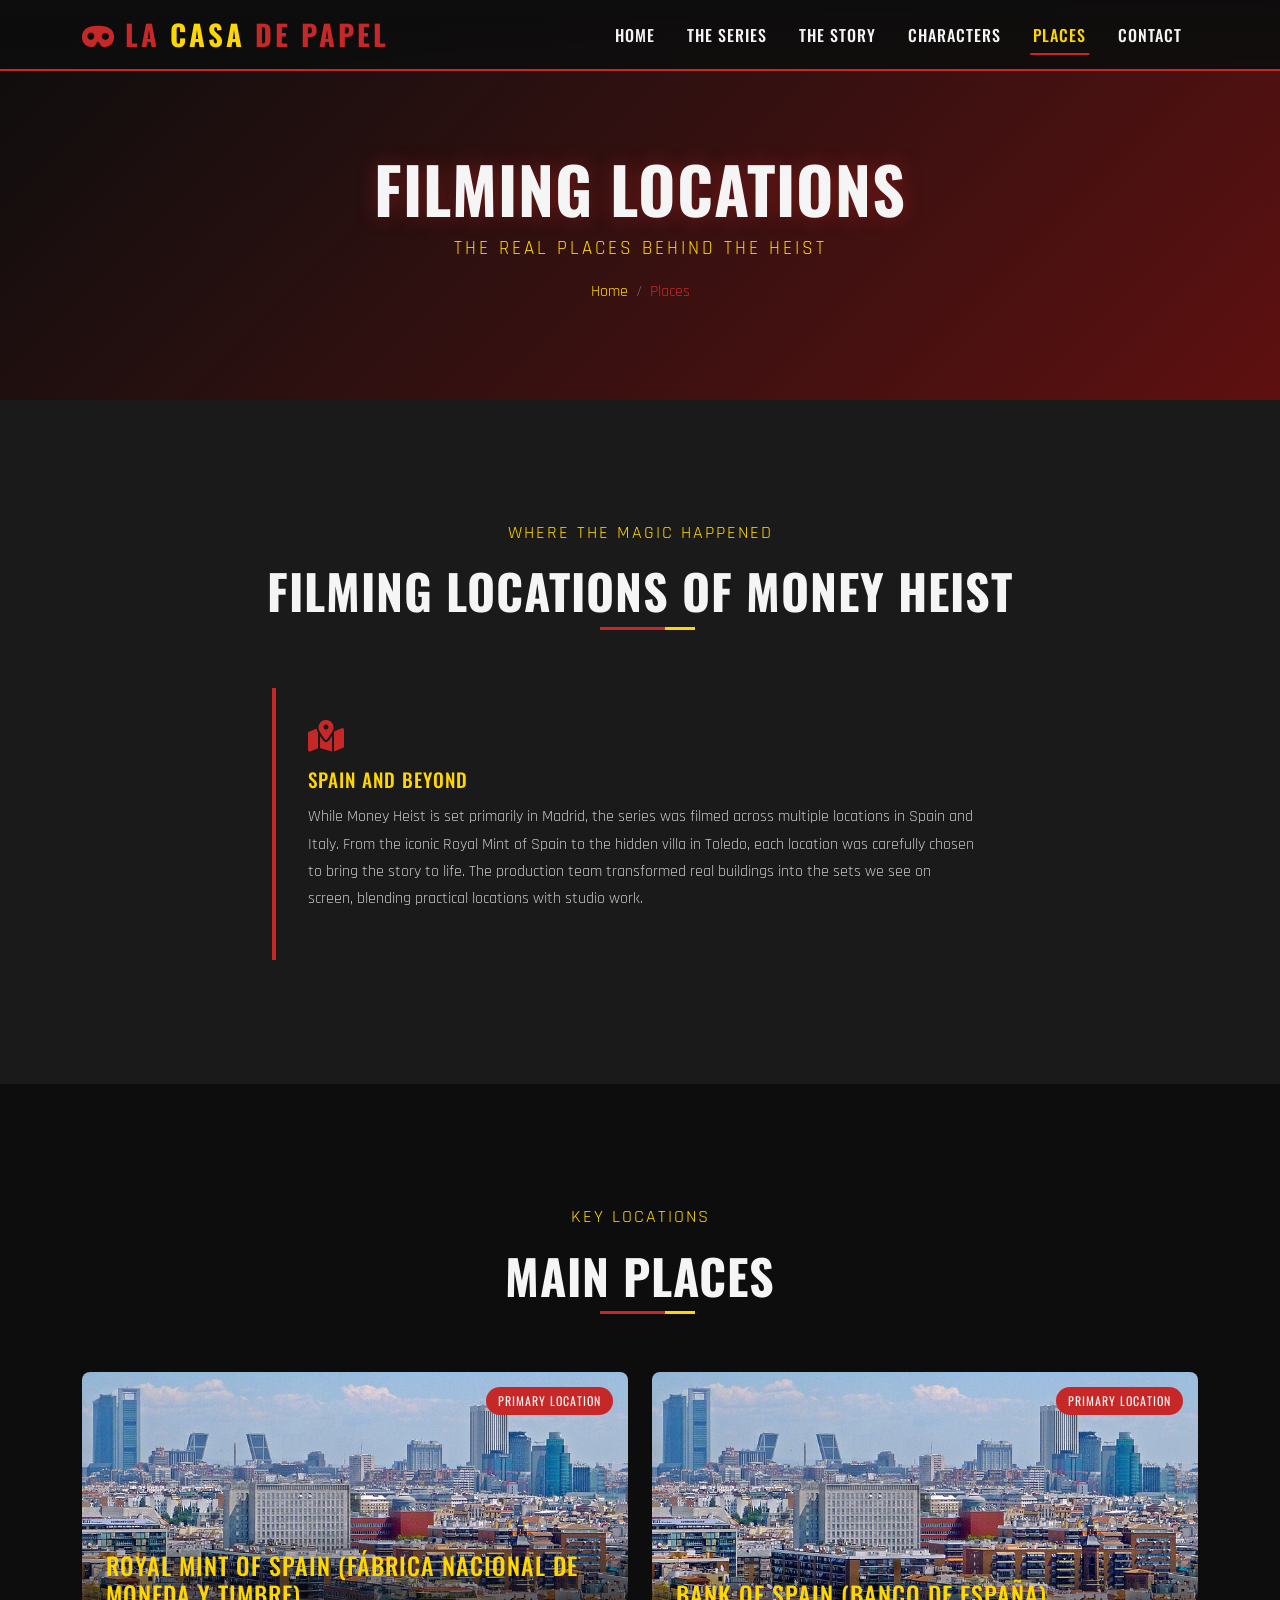
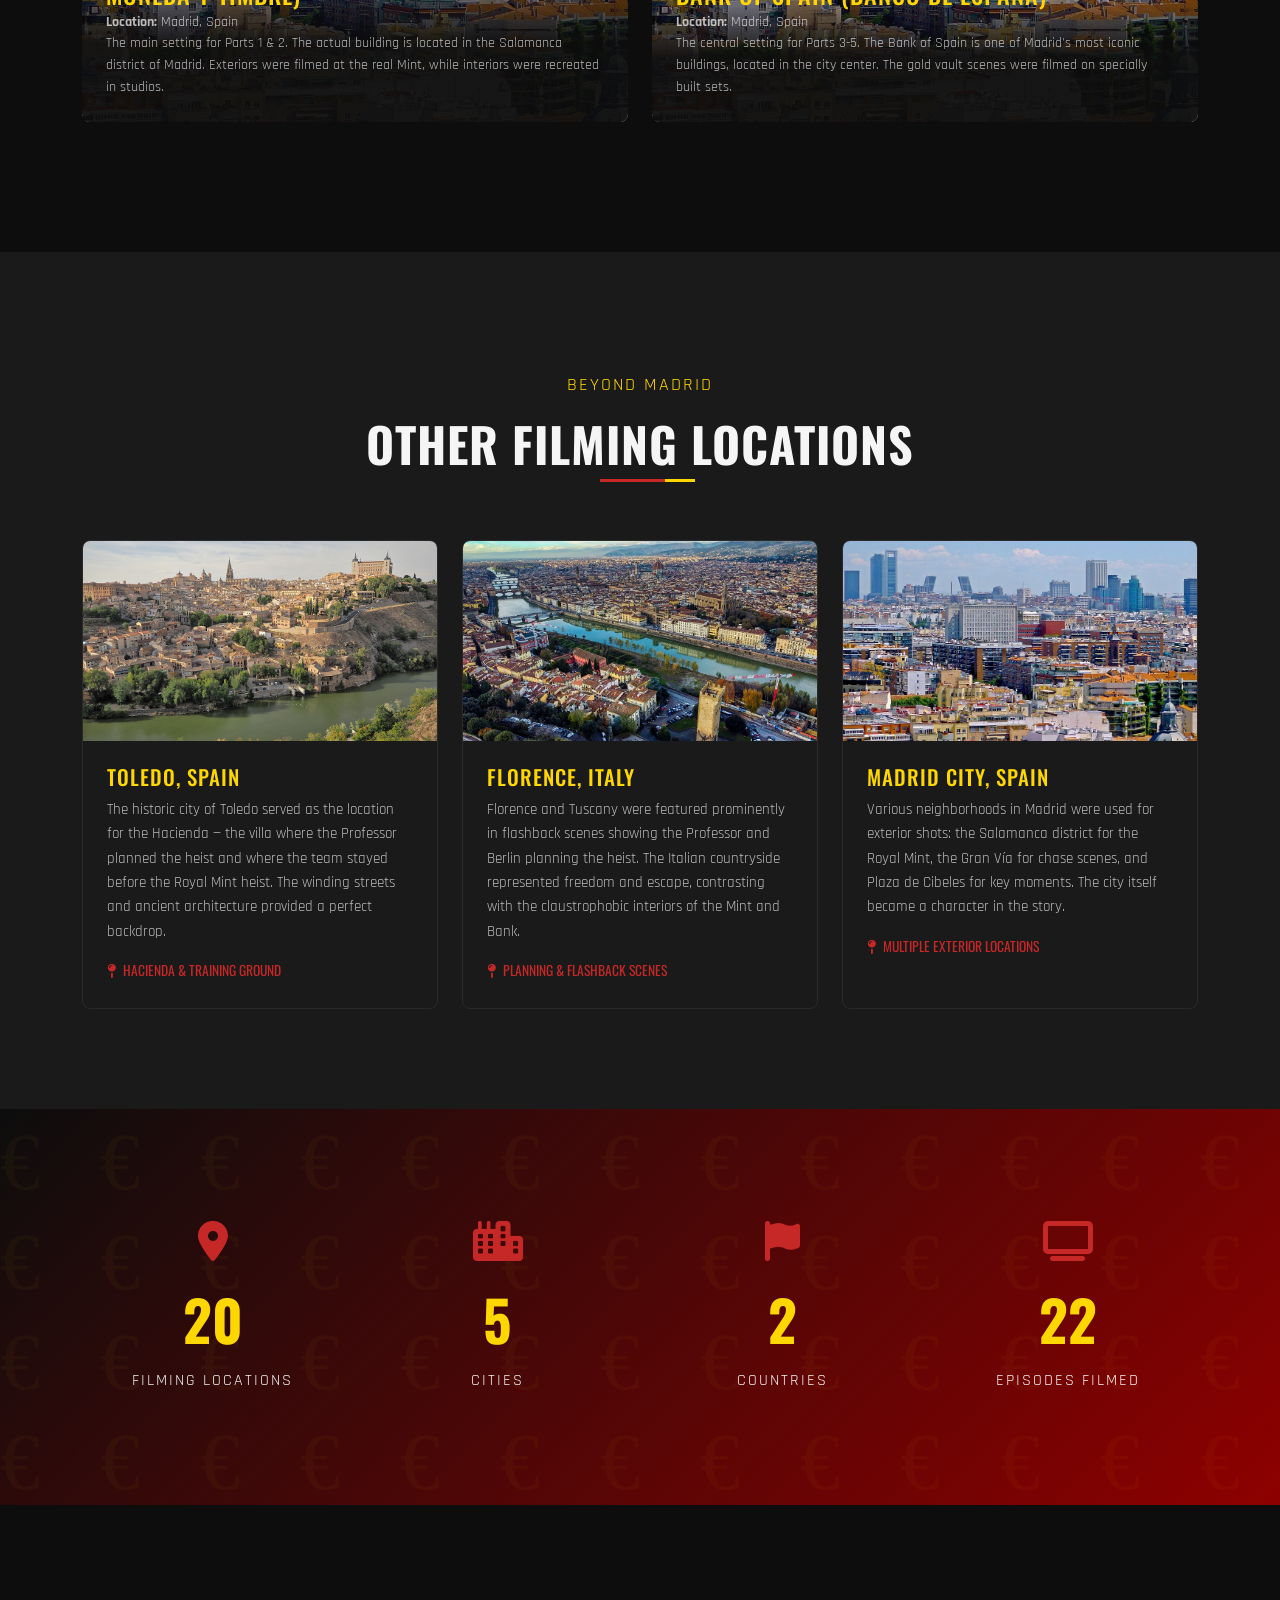
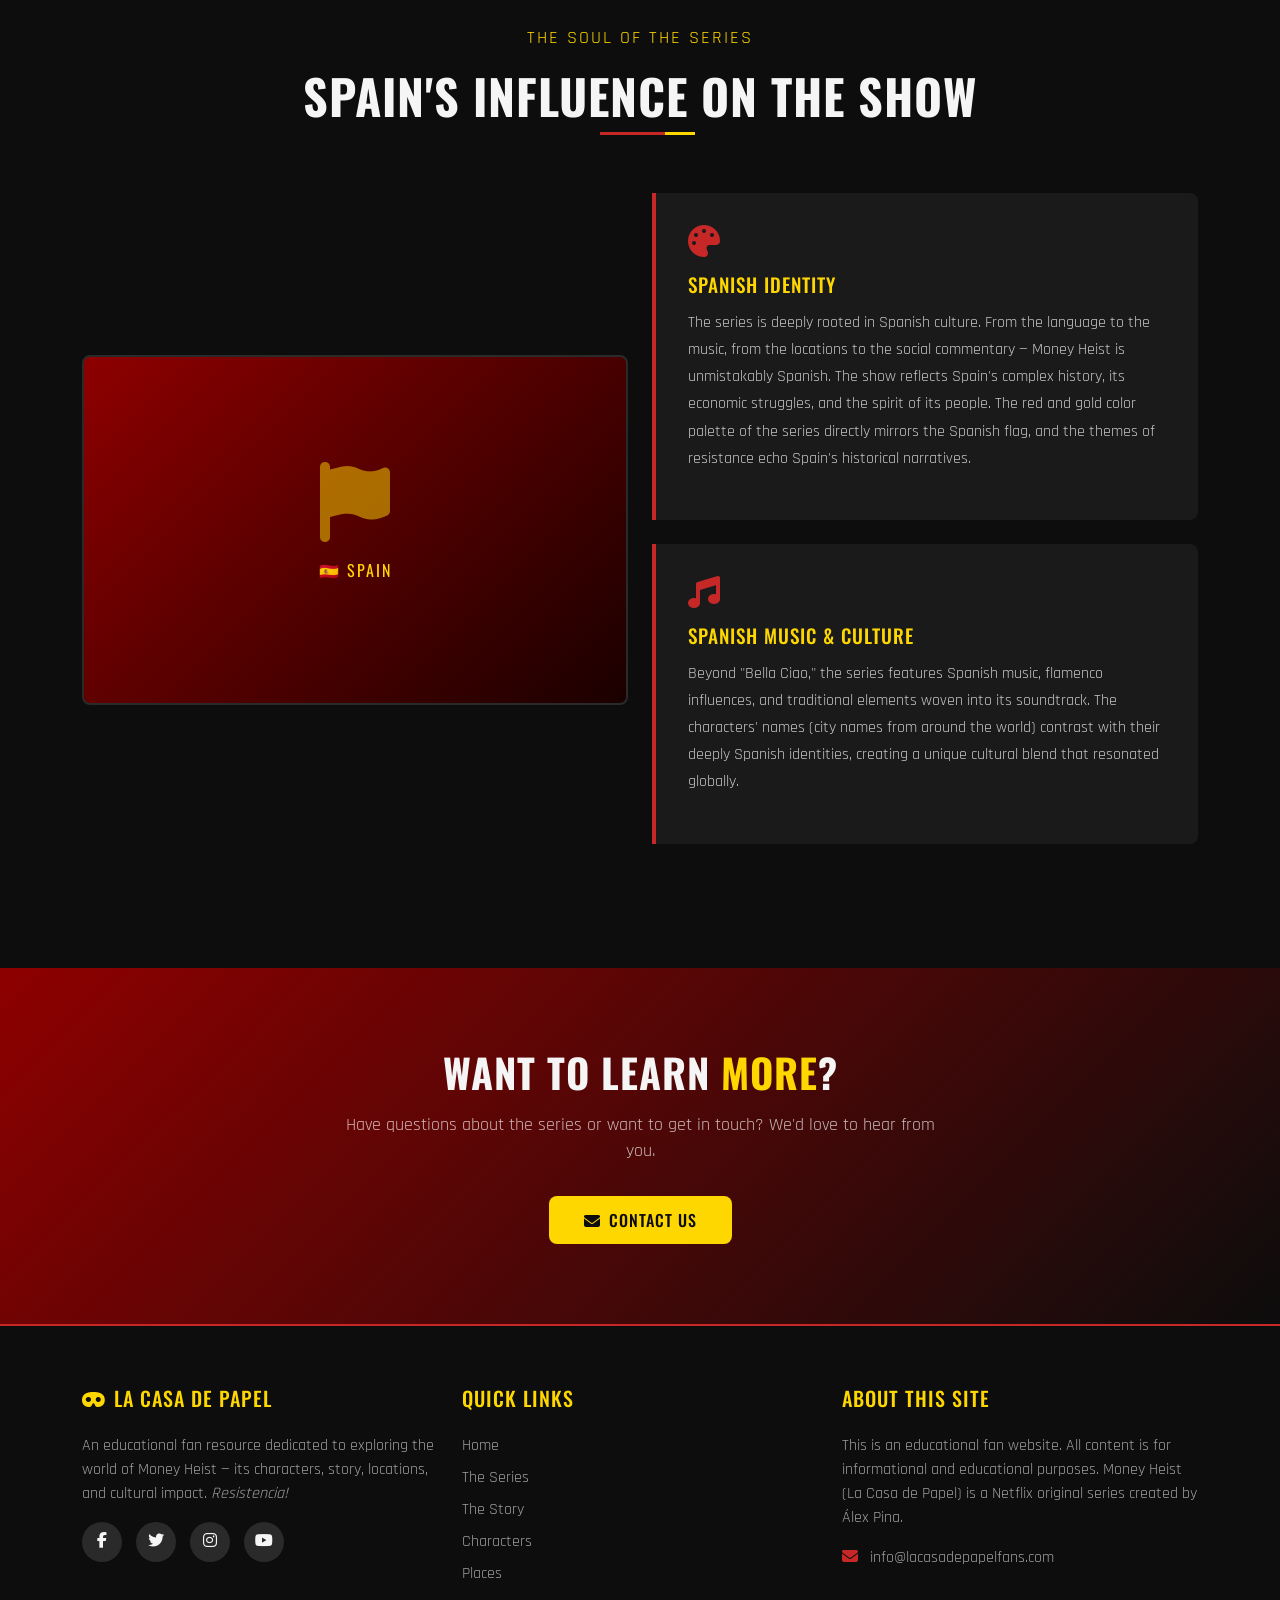
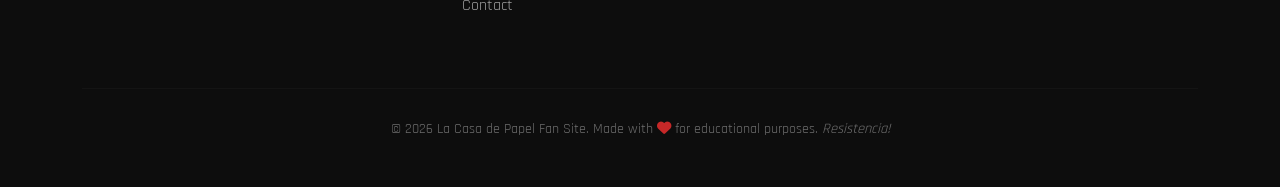
<file: places.html>
<!DOCTYPE html>
<html lang="en">
<head>
  <meta charset="UTF-8">
  <meta name="viewport" content="width=device-width, initial-scale=1.0">
  <title>Places | La Casa de Papel - Money Heist</title>
  <meta name="description" content="Explore the real filming locations of Money Heist — Madrid, Toledo, Florence, and more. Discover the places behind the series.">
  <link href="https://cdn.jsdelivr.net/npm/bootstrap@5.3.0/dist/css/bootstrap.min.css" rel="stylesheet">
  <link rel="stylesheet" href="https://cdnjs.cloudflare.com/ajax/libs/font-awesome/6.4.0/css/all.min.css">
  <link rel="stylesheet" href="css/style.css">
</head>
<body>

  <!-- ==================== NAVBAR ==================== -->
  <nav class="navbar navbar-expand-lg navbar-dark fixed-top">
    <div class="container">
      <a class="navbar-brand" href="index.html"><i class="fas fa-mask me-2"></i>LA <span>CASA</span> DE PAPEL</a>
      <button class="navbar-toggler" type="button" data-bs-toggle="collapse" data-bs-target="#mainNav">
        <span class="navbar-toggler-icon"></span>
      </button>
      <div class="collapse navbar-collapse" id="mainNav">
        <ul class="navbar-nav ms-auto">
          <li class="nav-item"><a class="nav-link" href="index.html">Home</a></li>
          <li class="nav-item"><a class="nav-link" href="series.html">The Series</a></li>
          <li class="nav-item"><a class="nav-link" href="story.html">The Story</a></li>
          <li class="nav-item"><a class="nav-link" href="characters.html">Characters</a></li>
          <li class="nav-item"><a class="nav-link" href="places.html">Places</a></li>
          <li class="nav-item"><a class="nav-link" href="contact.html">Contact</a></li>
        </ul>
      </div>
    </div>
  </nav>

  <!-- ==================== PAGE BANNER ==================== -->
  <section class="page-banner" style="background: linear-gradient(135deg, #0D0D0D 0%, #1A0000 100%);">
    <div class="banner-overlay"></div>
    <div class="banner-content">
      <h1>Filming Locations</h1>
      <p>The real places behind the heist</p>
      <nav aria-label="breadcrumb">
        <ol class="breadcrumb breadcrumb-custom">
          <li class="breadcrumb-item"><a href="index.html">Home</a></li>
          <li class="breadcrumb-item active">Places</li>
        </ol>
      </nav>
    </div>
  </section>

  <!-- ==================== INTRODUCTION ==================== -->
  <section class="section-padding" style="background: var(--mh-dark);">
    <div class="container">
      <div class="section-title fade-in">
        <p>Where the Magic Happened</p>
        <h2>Filming Locations of Money Heist</h2>
      </div>
      <div class="row">
        <div class="col-lg-8 mx-auto">
          <div class="info-box fade-in" style="margin-top:0;">
            <i class="fas fa-map-marked-alt"></i>
            <h4>Spain and Beyond</h4>
            <p>While Money Heist is set primarily in Madrid, the series was filmed across multiple locations in Spain and Italy. From the iconic Royal Mint of Spain to the hidden villa in Toledo, each location was carefully chosen to bring the story to life. The production team transformed real buildings into the sets we see on screen, blending practical locations with studio work.</p>
          </div>
        </div>
      </div>
    </div>
  </section>

  <!-- ==================== MAIN LOCATIONS ==================== -->
  <section class="section-padding" style="background: var(--mh-black);">
    <div class="container">
      <div class="section-title fade-in">
        <p>Key Locations</p>
        <h2>Main Places</h2>
      </div>
      <div class="row">
        <div class="col-lg-6 fade-in">
          <div class="place-card" style="height: 350px;">
            <img src="images/madrid.jpg" alt="Royal Mint of Spain" style="width:100%;height:100%;object-fit:cover;">
            <div class="place-info">
              <h4>Royal Mint of Spain (Fábrica Nacional de Moneda y Timbre)</h4>
              <p><strong>Location:</strong> Madrid, Spain</p>
              <p>The main setting for Parts 1 & 2. The actual building is located in the Salamanca district of Madrid. Exteriors were filmed at the real Mint, while interiors were recreated in studios.</p>
            </div>
            <span class="place-badge">Primary Location</span>
          </div>
        </div>
        <div class="col-lg-6 fade-in">
          <div class="place-card" style="height: 350px;">
            <img src="images/madrid.jpg" alt="Bank of Spain" style="width:100%;height:100%;object-fit:cover;">
            <div class="place-info">
              <h4>Bank of Spain (Banco de España)</h4>
              <p><strong>Location:</strong> Madrid, Spain</p>
              <p>The central setting for Parts 3-5. The Bank of Spain is one of Madrid's most iconic buildings, located in the city center. The gold vault scenes were filmed on specially built sets.</p>
            </div>
            <span class="place-badge">Primary Location</span>
          </div>
        </div>
      </div>
    </div>
  </section>

  <!-- ==================== MORE LOCATIONS ==================== -->
  <section class="section-padding" style="background: var(--mh-dark);">
    <div class="container">
      <div class="section-title fade-in">
        <p>Beyond Madrid</p>
        <h2>Other Filming Locations</h2>
      </div>
      <div class="row">
        <div class="col-md-4 fade-in">
          <div class="card card-mh">
            <img src="images/toledo.jpg" alt="Toledo" class="card-img-top" style="height:200px;object-fit:cover;">
            <div class="card-body">
              <h5 class="card-title">Toledo, Spain</h5>
              <p class="card-text">The historic city of Toledo served as the location for the Hacienda — the villa where the Professor planned the heist and where the team stayed before the Royal Mint heist. The winding streets and ancient architecture provided a perfect backdrop.</p>
              <span style="color:var(--mh-red);font-size:0.85rem;font-family:'Oswald',sans-serif;text-transform:uppercase;">
                <i class="fas fa-map-pin me-1"></i> Hacienda & Training Ground
              </span>
            </div>
          </div>
        </div>
        <div class="col-md-4 fade-in">
          <div class="card card-mh">
            <img src="images/florence.jpg" alt="Florence" class="card-img-top" style="height:200px;object-fit:cover;">
            <div class="card-body">
              <h5 class="card-title">Florence, Italy</h5>
              <p class="card-text">Florence and Tuscany were featured prominently in flashback scenes showing the Professor and Berlin planning the heist. The Italian countryside represented freedom and escape, contrasting with the claustrophobic interiors of the Mint and Bank.</p>
              <span style="color:var(--mh-red);font-size:0.85rem;font-family:'Oswald',sans-serif;text-transform:uppercase;">
                <i class="fas fa-map-pin me-1"></i> Planning & Flashback Scenes
              </span>
            </div>
          </div>
        </div>
        <div class="col-md-4 fade-in">
          <div class="card card-mh">
            <img src="images/madrid.jpg" alt="Madrid" class="card-img-top" style="height:200px;object-fit:cover;">
            <div class="card-body">
              <h5 class="card-title">Madrid City, Spain</h5>
              <p class="card-text">Various neighborhoods in Madrid were used for exterior shots: the Salamanca district for the Royal Mint, the Gran Vía for chase scenes, and Plaza de Cibeles for key moments. The city itself became a character in the story.</p>
              <span style="color:var(--mh-red);font-size:0.85rem;font-family:'Oswald',sans-serif;text-transform:uppercase;">
                <i class="fas fa-map-pin me-1"></i> Multiple Exterior Locations
              </span>
            </div>
          </div>
        </div>
      </div>
    </div>
  </section>

  <!-- ==================== MAP / STATS ==================== -->
  <section class="counter-section">
    <div class="container">
      <div class="row">
        <div class="col-lg-3 col-6">
          <div class="counter-box">
            <i class="fas fa-map-marker-alt"></i>
            <div class="counter" data-target="20">0</div>
            <div class="counter-label">Filming Locations</div>
          </div>
        </div>
        <div class="col-lg-3 col-6">
          <div class="counter-box">
            <i class="fas fa-city"></i>
            <div class="counter" data-target="5">0</div>
            <div class="counter-label">Cities</div>
          </div>
        </div>
        <div class="col-lg-3 col-6">
          <div class="counter-box">
            <i class="fas fa-flag"></i>
            <div class="counter" data-target="2">0</div>
            <div class="counter-label">Countries</div>
          </div>
        </div>
        <div class="col-lg-3 col-6">
          <div class="counter-box">
            <i class="fas fa-tv"></i>
            <div class="counter" data-target="48">0</div>
            <div class="counter-label">Episodes Filmed</div>
          </div>
        </div>
      </div>
    </div>
  </section>

  <!-- ==================== SPAIN INSPIRATION ==================== -->
  <section class="section-padding" style="background: var(--mh-black);">
    <div class="container">
      <div class="section-title fade-in">
        <p>The Soul of the Series</p>
        <h2>Spain's Influence on the Show</h2>
      </div>
      <div class="row align-items-center">
        <div class="col-lg-6 fade-in">
          <div style="height:350px;background:linear-gradient(135deg,var(--mh-dark-red),#1A0000);border-radius:8px;display:flex;align-items:center;justify-content:center;border:2px solid var(--mh-gray);">
            <div class="text-center">
              <i class="fas fa-flag" style="font-size:5rem;color:var(--mh-gold);opacity:0.5;"></i>
              <p style="color:var(--mh-gold);margin-top:1rem;font-family:'Oswald',sans-serif;letter-spacing:2px;">🇪🇸 SPAIN</p>
            </div>
          </div>
        </div>
        <div class="col-lg-6 fade-in">
          <div class="info-box" style="margin-top:0;">
            <i class="fas fa-palette"></i>
            <h4>Spanish Identity</h4>
            <p>The series is deeply rooted in Spanish culture. From the language to the music, from the locations to the social commentary — Money Heist is unmistakably Spanish. The show reflects Spain's complex history, its economic struggles, and the spirit of its people. The red and gold color palette of the series directly mirrors the Spanish flag, and the themes of resistance echo Spain's historical narratives.</p>
          </div>
          <div class="info-box">
            <i class="fas fa-music"></i>
            <h4>Spanish Music & Culture</h4>
            <p>Beyond "Bella Ciao," the series features Spanish music, flamenco influences, and traditional elements woven into its soundtrack. The characters' names (city names from around the world) contrast with their deeply Spanish identities, creating a unique cultural blend that resonated globally.</p>
          </div>
        </div>
      </div>
    </div>
  </section>

  <!-- ==================== CTA ==================== -->
  <section style="background: linear-gradient(135deg, var(--mh-dark-red), var(--mh-black)); padding: 80px 0;">
    <div class="container text-center fade-in">
      <h2 style="font-family:'Oswald',sans-serif;font-size:2.5rem;font-weight:700;color:var(--mh-white);">
        Want to Learn <span style="color:var(--mh-gold);">More</span>?
      </h2>
      <p style="color:rgba(255,255,255,0.7);font-size:1.1rem;max-width:600px;margin:1rem auto 2rem;">
        Have questions about the series or want to get in touch? We'd love to hear from you.
      </p>
      <a href="contact.html" class="btn btn-mh-gold btn-lg"><i class="fas fa-envelope me-2"></i>Contact Us</a>
    </div>
  </section>

  <!-- ==================== FOOTER ==================== -->
  <footer class="footer">
    <div class="container">
      <div class="row">
        <div class="col-lg-4 mb-4">
          <h5><i class="fas fa-mask me-2"></i>La Casa de Papel</h5>
          <p>An educational fan resource dedicated to exploring the world of Money Heist — its characters, story, locations, and cultural impact. <em>Resistencia!</em></p>
          <div class="social-links">
            <a href="#" data-bs-toggle="tooltip" title="Facebook"><i class="fab fa-facebook-f"></i></a>
            <a href="#" data-bs-toggle="tooltip" title="Twitter"><i class="fab fa-twitter"></i></a>
            <a href="#" data-bs-toggle="tooltip" title="Instagram"><i class="fab fa-instagram"></i></a>
            <a href="#" data-bs-toggle="tooltip" title="YouTube"><i class="fab fa-youtube"></i></a>
          </div>
        </div>
        <div class="col-lg-4 mb-4">
          <h5>Quick Links</h5>
          <ul class="list-unstyled">
            <li class="mb-2"><a href="index.html">Home</a></li>
            <li class="mb-2"><a href="series.html">The Series</a></li>
            <li class="mb-2"><a href="story.html">The Story</a></li>
            <li class="mb-2"><a href="characters.html">Characters</a></li>
            <li class="mb-2"><a href="places.html">Places</a></li>
            <li class="mb-2"><a href="contact.html">Contact</a></li>
          </ul>
        </div>
        <div class="col-lg-4 mb-4">
          <h5>About This Site</h5>
          <p>This is an educational fan website. All content is for informational and educational purposes. Money Heist (La Casa de Papel) is a Netflix original series created by Álex Pina.</p>
          <p class="mb-0"><i class="fas fa-envelope me-2" style="color:var(--mh-red);"></i> info@lacasadepapelfans.com</p>
        </div>
      </div>
      <hr class="footer-divider">
      <p class="copyright">&copy; 2026 La Casa de Papel Fan Site. Made with <i class="fas fa-heart" style="color:var(--mh-red);"></i> for educational purposes. <em>Resistencia!</em></p>
    </div>
  </footer>

  <script src="https://cdn.jsdelivr.net/npm/bootstrap@5.3.0/dist/js/bootstrap.bundle.min.js"></script>
  <script src="js/script.js"></script>
</body>
</html>
</file>
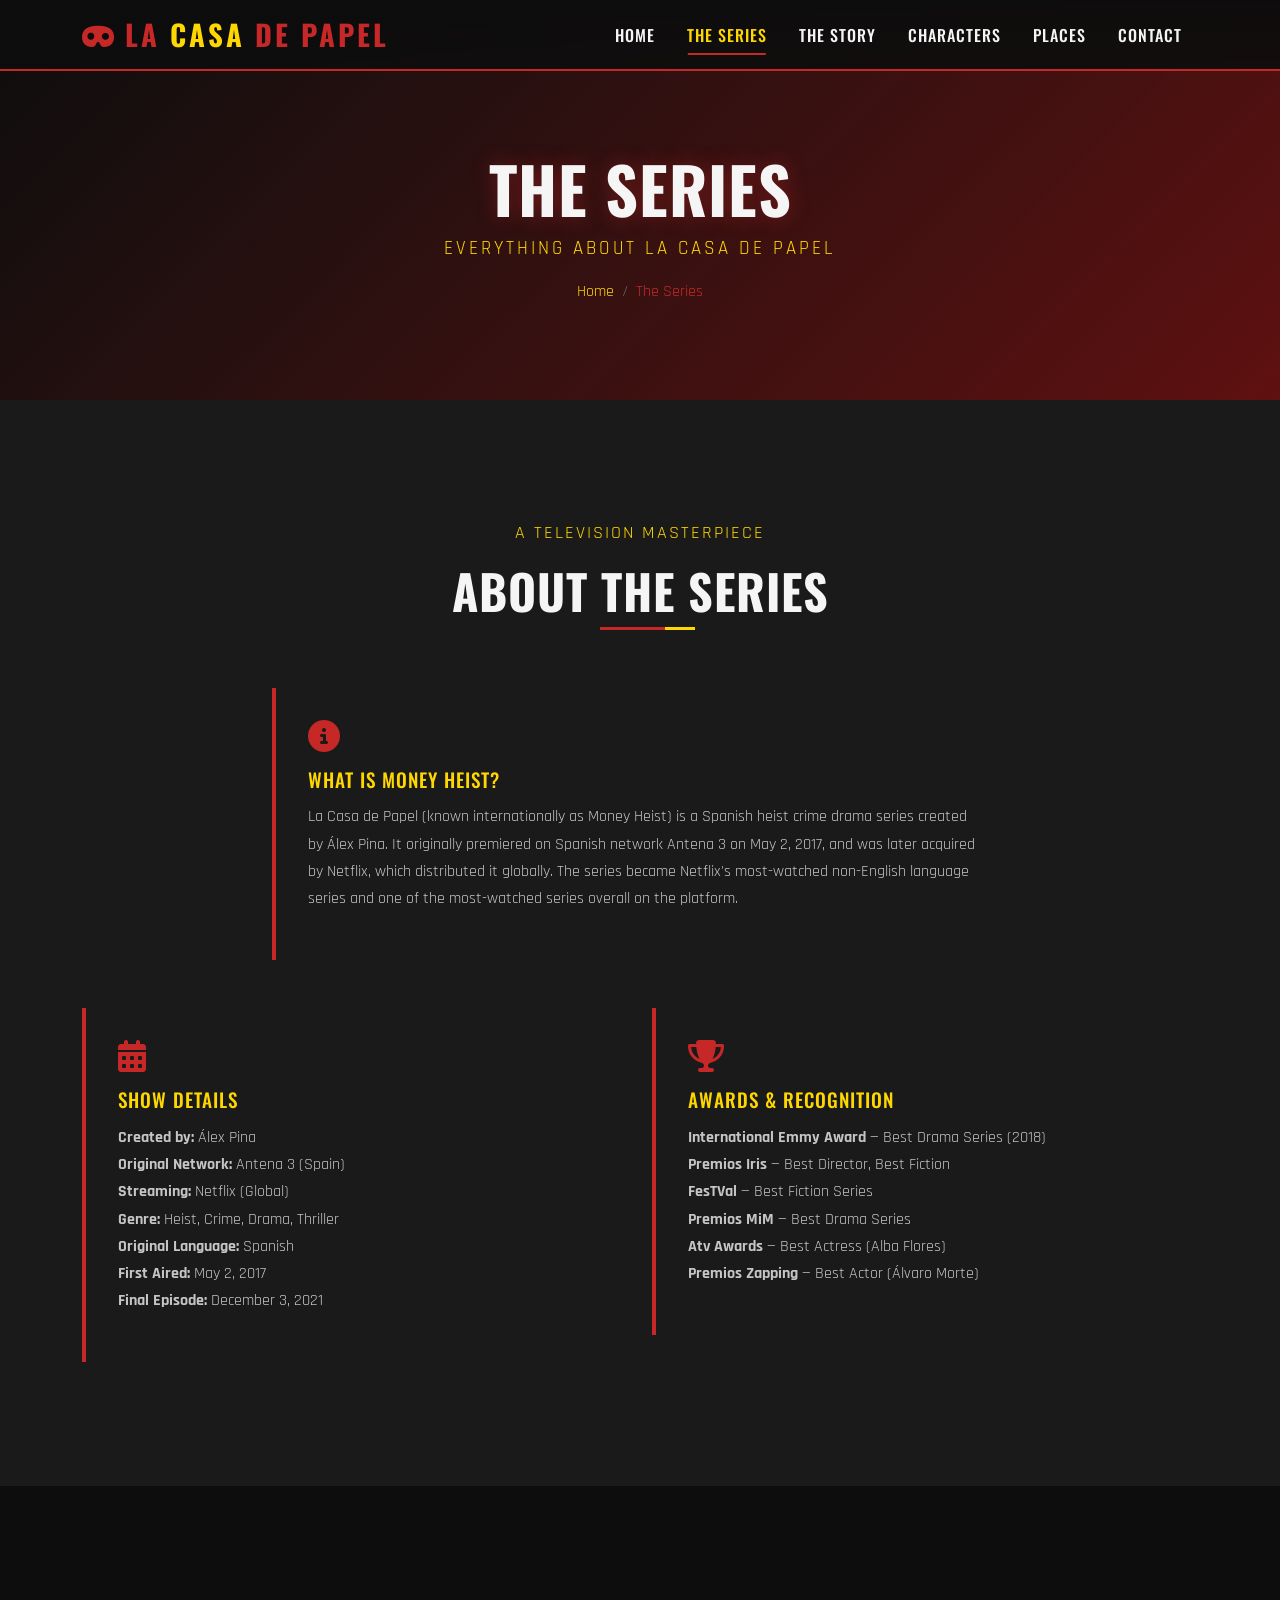
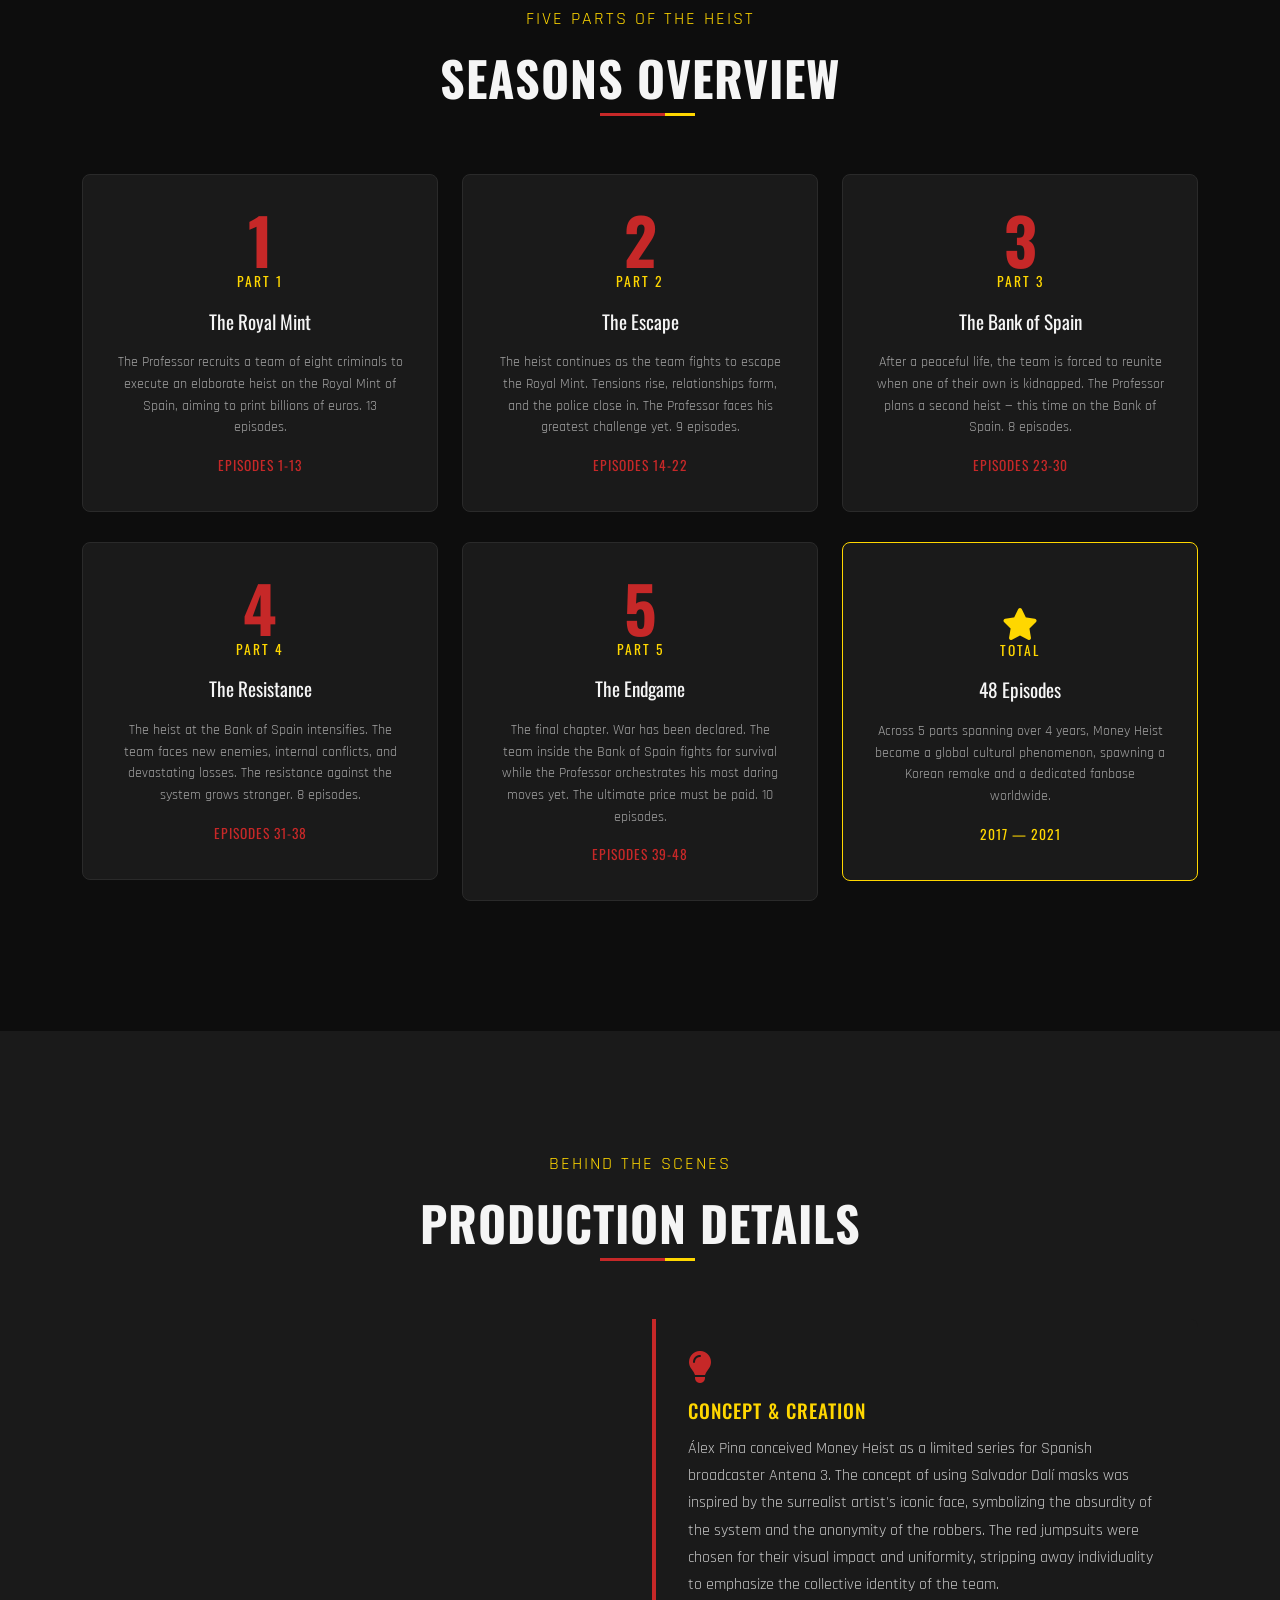
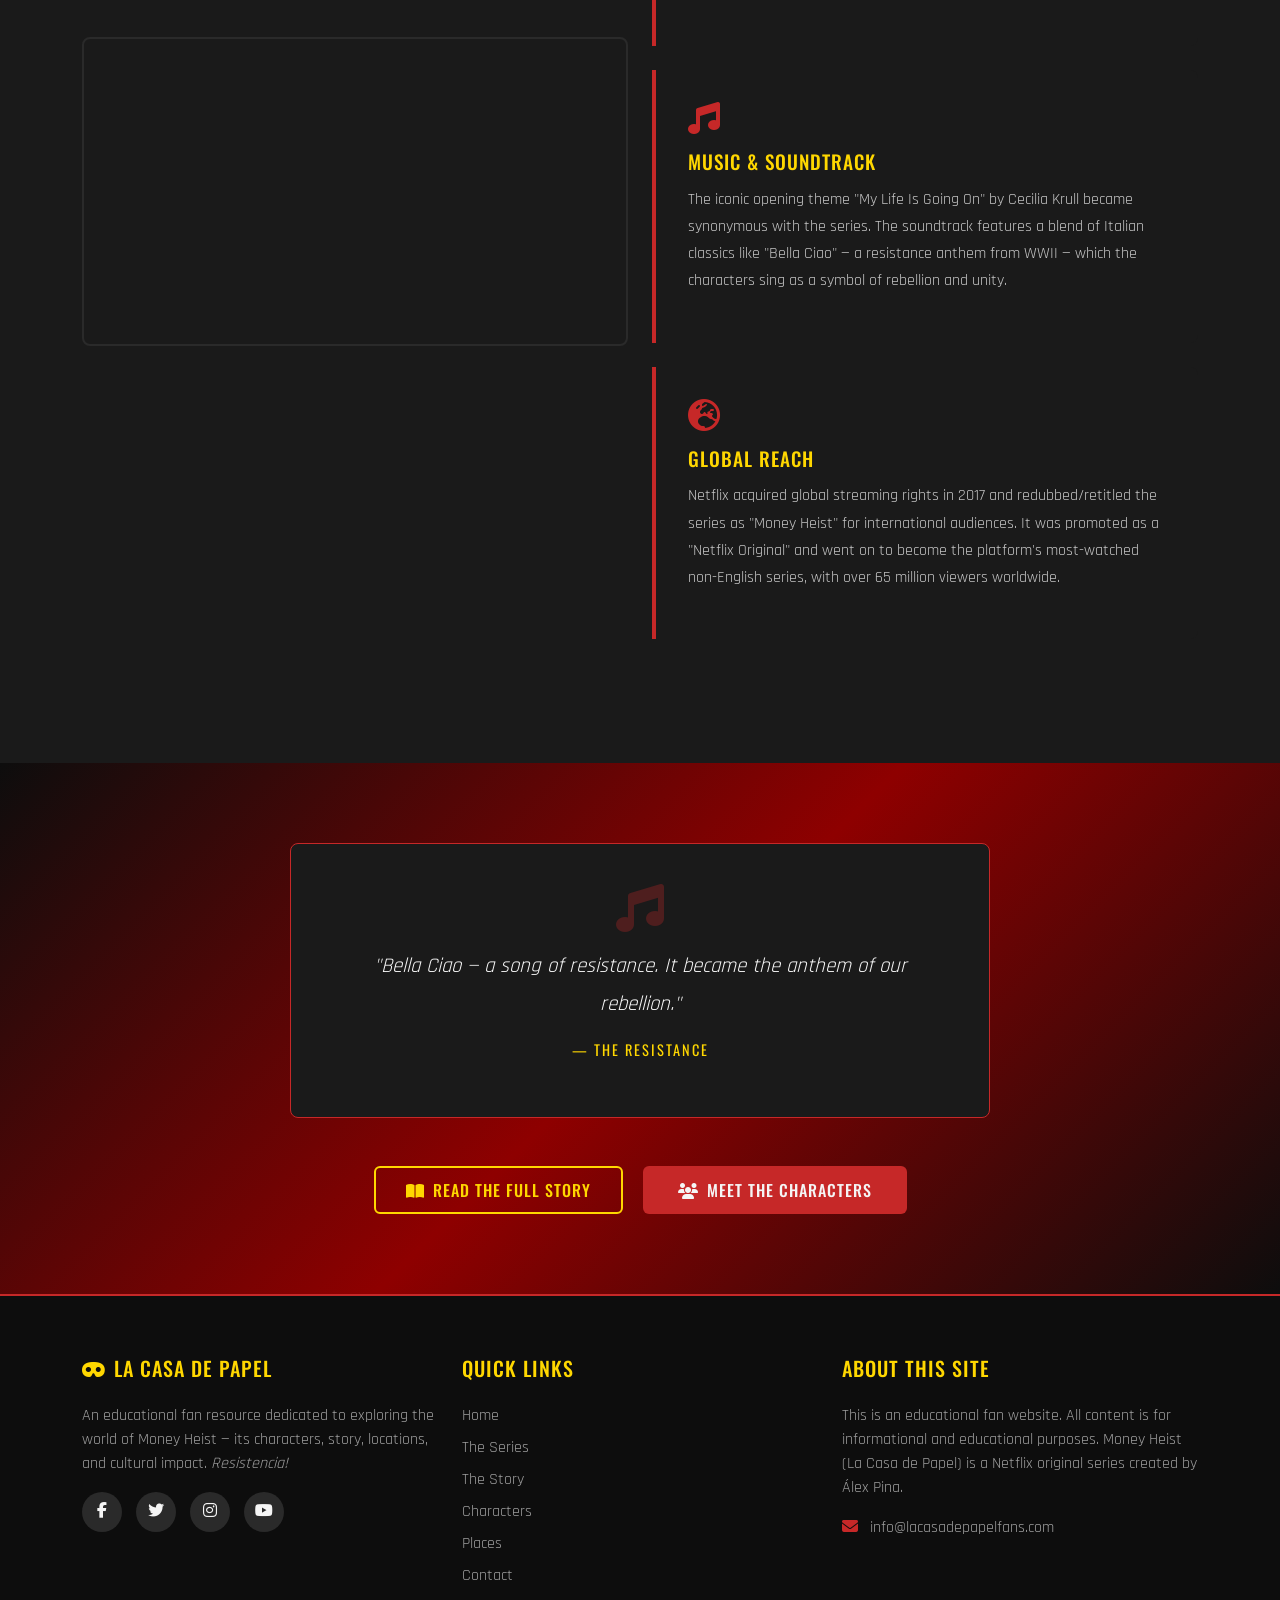
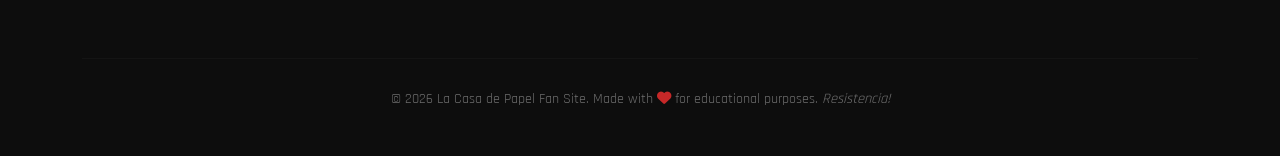
<file: series.html>
<!DOCTYPE html>
<html lang="en">
<head>
  <meta charset="UTF-8">
  <meta name="viewport" content="width=device-width, initial-scale=1.0">
  <title>The Series | La Casa de Papel - Money Heist</title>
  <meta name="description" content="Comprehensive guide to Money Heist series — all parts, episodes, seasons, and production details.">
  <link href="https://cdn.jsdelivr.net/npm/bootstrap@5.3.0/dist/css/bootstrap.min.css" rel="stylesheet">
  <link rel="stylesheet" href="https://cdnjs.cloudflare.com/ajax/libs/font-awesome/6.4.0/css/all.min.css">
  <link rel="stylesheet" href="css/style.css">
</head>
<body>

  <!-- ==================== NAVBAR ==================== -->
  <nav class="navbar navbar-expand-lg navbar-dark fixed-top">
    <div class="container">
      <a class="navbar-brand" href="index.html"><i class="fas fa-mask me-2"></i>LA <span>CASA</span> DE PAPEL</a>
      <button class="navbar-toggler" type="button" data-bs-toggle="collapse" data-bs-target="#mainNav">
        <span class="navbar-toggler-icon"></span>
      </button>
      <div class="collapse navbar-collapse" id="mainNav">
        <ul class="navbar-nav ms-auto">
          <li class="nav-item"><a class="nav-link" href="index.html">Home</a></li>
          <li class="nav-item"><a class="nav-link" href="series.html">The Series</a></li>
          <li class="nav-item"><a class="nav-link" href="story.html">The Story</a></li>
          <li class="nav-item"><a class="nav-link" href="characters.html">Characters</a></li>
          <li class="nav-item"><a class="nav-link" href="places.html">Places</a></li>
          <li class="nav-item"><a class="nav-link" href="contact.html">Contact</a></li>
        </ul>
      </div>
    </div>
  </nav>

  <!-- ==================== PAGE BANNER ==================== -->
  <section class="page-banner" style="background: linear-gradient(135deg, #0D0D0D 0%, #1A0000 100%);">
    <div class="banner-overlay"></div>
    <div class="banner-content">
      <h1>The Series</h1>
      <p>Everything about La Casa de Papel</p>
      <nav aria-label="breadcrumb">
        <ol class="breadcrumb breadcrumb-custom">
          <li class="breadcrumb-item"><a href="index.html">Home</a></li>
          <li class="breadcrumb-item active">The Series</li>
        </ol>
      </nav>
    </div>
  </section>

  <!-- ==================== OVERVIEW ==================== -->
  <section class="section-padding" style="background: var(--mh-dark);">
    <div class="container">
      <div class="section-title fade-in">
        <p>A Television Masterpiece</p>
        <h2>About the Series</h2>
      </div>
      <div class="row">
        <div class="col-lg-8 mx-auto">
          <div class="info-box fade-in" style="margin-top:0;">
            <i class="fas fa-info-circle"></i>
            <h4>What is Money Heist?</h4>
            <p>La Casa de Papel (known internationally as Money Heist) is a Spanish heist crime drama series created by Álex Pina. It originally premiered on Spanish network Antena 3 on May 2, 2017, and was later acquired by Netflix, which distributed it globally. The series became Netflix's most-watched non-English language series and one of the most-watched series overall on the platform.</p>
          </div>
        </div>
      </div>

      <div class="row mt-4">
        <div class="col-md-6 fade-in">
          <div class="info-box">
            <i class="fas fa-calendar-alt"></i>
            <h4>Show Details</h4>
            <p><strong>Created by:</strong> Álex Pina<br>
            <strong>Original Network:</strong> Antena 3 (Spain)<br>
            <strong>Streaming:</strong> Netflix (Global)<br>
            <strong>Genre:</strong> Heist, Crime, Drama, Thriller<br>
            <strong>Original Language:</strong> Spanish<br>
            <strong>First Aired:</strong> May 2, 2017<br>
            <strong>Final Episode:</strong> December 3, 2021</p>
          </div>
        </div>
        <div class="col-md-6 fade-in">
          <div class="info-box">
            <i class="fas fa-trophy"></i>
            <h4>Awards & Recognition</h4>
            <p><strong>International Emmy Award</strong> — Best Drama Series (2018)<br>
            <strong>Premios Iris</strong> — Best Director, Best Fiction<br>
            <strong>FesTVal</strong> — Best Fiction Series<br>
            <strong>Premios MiM</strong> — Best Drama Series<br>
            <strong>Atv Awards</strong> — Best Actress (Alba Flores)<br>
            <strong>Premios Zapping</strong> — Best Actor (Álvaro Morte)</p>
          </div>
        </div>
      </div>
    </div>
  </section>

  <!-- ==================== PARTS / SEASONS ==================== -->
  <section class="section-padding" style="background: var(--mh-black);">
    <div class="container">
      <div class="section-title fade-in">
        <p>Five Parts of the Heist</p>
        <h2>Seasons Overview</h2>
      </div>
      <div class="row">
        <div class="col-lg-4 col-md-6 fade-in">
          <div class="season-card">
            <div class="season-number">1</div>
            <div class="season-label">Part 1</div>
            <div class="season-title">The Royal Mint</div>
            <p>The Professor recruits a team of eight criminals to execute an elaborate heist on the Royal Mint of Spain, aiming to print billions of euros. 13 episodes.</p>
            <span style="color:var(--mh-red);font-family:'Oswald',sans-serif;font-size:0.85rem;text-transform:uppercase;letter-spacing:1px;">Episodes 1-13</span>
          </div>
        </div>
        <div class="col-lg-4 col-md-6 fade-in">
          <div class="season-card">
            <div class="season-number">2</div>
            <div class="season-label">Part 2</div>
            <div class="season-title">The Escape</div>
            <p>The heist continues as the team fights to escape the Royal Mint. Tensions rise, relationships form, and the police close in. The Professor faces his greatest challenge yet. 9 episodes.</p>
            <span style="color:var(--mh-red);font-family:'Oswald',sans-serif;font-size:0.85rem;text-transform:uppercase;letter-spacing:1px;">Episodes 14-22</span>
          </div>
        </div>
        <div class="col-lg-4 col-md-6 fade-in">
          <div class="season-card">
            <div class="season-number">3</div>
            <div class="season-label">Part 3</div>
            <div class="season-title">The Bank of Spain</div>
            <p>After a peaceful life, the team is forced to reunite when one of their own is kidnapped. The Professor plans a second heist — this time on the Bank of Spain. 8 episodes.</p>
            <span style="color:var(--mh-red);font-family:'Oswald',sans-serif;font-size:0.85rem;text-transform:uppercase;letter-spacing:1px;">Episodes 23-30</span>
          </div>
        </div>
        <div class="col-lg-4 col-md-6 fade-in">
          <div class="season-card">
            <div class="season-number">4</div>
            <div class="season-label">Part 4</div>
            <div class="season-title">The Resistance</div>
            <p>The heist at the Bank of Spain intensifies. The team faces new enemies, internal conflicts, and devastating losses. The resistance against the system grows stronger. 8 episodes.</p>
            <span style="color:var(--mh-red);font-family:'Oswald',sans-serif;font-size:0.85rem;text-transform:uppercase;letter-spacing:1px;">Episodes 31-38</span>
          </div>
        </div>
        <div class="col-lg-4 col-md-6 fade-in">
          <div class="season-card">
            <div class="season-number">5</div>
            <div class="season-label">Part 5</div>
            <div class="season-title">The Endgame</div>
            <p>The final chapter. War has been declared. The team inside the Bank of Spain fights for survival while the Professor orchestrates his most daring moves yet. The ultimate price must be paid. 10 episodes.</p>
            <span style="color:var(--mh-red);font-family:'Oswald',sans-serif;font-size:0.85rem;text-transform:uppercase;letter-spacing:1px;">Episodes 39-48</span>
          </div>
        </div>
        <div class="col-lg-4 col-md-6 fade-in">
          <div class="season-card" style="border-color:var(--mh-gold);">
            <div class="season-number"><i class="fas fa-star" style="font-size:2rem;color:var(--mh-gold);"></i></div>
            <div class="season-label">Total</div>
            <div class="season-title">48 Episodes</div>
            <p>Across 5 parts spanning over 4 years, Money Heist became a global cultural phenomenon, spawning a Korean remake and a dedicated fanbase worldwide.</p>
            <span style="color:var(--mh-gold);font-family:'Oswald',sans-serif;font-size:0.85rem;text-transform:uppercase;letter-spacing:1px;">2017 — 2021</span>
          </div>
        </div>
      </div>
    </div>
  </section>

  <!-- ==================== CREATION & PRODUCTION ==================== -->
  <section class="section-padding" style="background: var(--mh-dark);">
    <div class="container">
      <div class="section-title fade-in">
        <p>Behind the Scenes</p>
        <h2>Production Details</h2>
      </div>
      <div class="row align-items-center">
        <div class="col-lg-6 fade-in">
          <div style="border-radius:8px;overflow:hidden;border:2px solid var(--mh-gray);">
            <div class="ratio ratio-16x9">
              <iframe src="https://www.youtube.com/embed/_InqQJRqGW4" title="Money Heist Official Trailer" allowfullscreen style="border:0;"></iframe>
            </div>
          </div>
        </div>
        <div class="col-lg-6 fade-in">
          <div class="info-box" style="margin-top:0;">
            <i class="fas fa-lightbulb"></i>
            <h4>Concept & Creation</h4>
            <p>Álex Pina conceived Money Heist as a limited series for Spanish broadcaster Antena 3. The concept of using Salvador Dalí masks was inspired by the surrealist artist's iconic face, symbolizing the absurdity of the system and the anonymity of the robbers. The red jumpsuits were chosen for their visual impact and uniformity, stripping away individuality to emphasize the collective identity of the team.</p>
          </div>
          <div class="info-box">
            <i class="fas fa-music"></i>
            <h4>Music & Soundtrack</h4>
            <p>The iconic opening theme "My Life Is Going On" by Cecilia Krull became synonymous with the series. The soundtrack features a blend of Italian classics like "Bella Ciao" — a resistance anthem from WWII — which the characters sing as a symbol of rebellion and unity.</p>
          </div>
          <div class="info-box">
            <i class="fas fa-globe-europe"></i>
            <h4>Global Reach</h4>
            <p>Netflix acquired global streaming rights in 2017 and redubbed/retitled the series as "Money Heist" for international audiences. It was promoted as a "Netflix Original" and went on to become the platform's most-watched non-English series, with over 65 million viewers worldwide.</p>
          </div>
        </div>
      </div>
    </div>
  </section>

  <!-- ==================== BELLA CIAO SECTION ==================== -->
  <section style="background: linear-gradient(135deg, var(--mh-black), var(--mh-dark-red), var(--mh-black)); padding: 80px 0;">
    <div class="container text-center">
      <div class="quote-block fade-in" style="max-width: 700px; margin: 0 auto; border-color: var(--mh-red);">
        <i class="fas fa-music"></i>
        <blockquote>
          "Bella Ciao — a song of resistance. It became the anthem of our rebellion."
        </blockquote>
        <p class="quote-author">— The Resistance</p>
      </div>
      <div class="mt-5 fade-in">
        <a href="story.html" class="btn btn-mh-outline"><i class="fas fa-book-open me-2"></i>Read the Full Story</a>
        <a href="characters.html" class="btn btn-mh ms-3"><i class="fas fa-users me-2"></i>Meet the Characters</a>
      </div>
    </div>
  </section>

  <!-- ==================== FOOTER ==================== -->
  <footer class="footer">
    <div class="container">
      <div class="row">
        <div class="col-lg-4 mb-4">
          <h5><i class="fas fa-mask me-2"></i>La Casa de Papel</h5>
          <p>An educational fan resource dedicated to exploring the world of Money Heist — its characters, story, locations, and cultural impact. <em>Resistencia!</em></p>
          <div class="social-links">
            <a href="#" data-bs-toggle="tooltip" title="Facebook"><i class="fab fa-facebook-f"></i></a>
            <a href="#" data-bs-toggle="tooltip" title="Twitter"><i class="fab fa-twitter"></i></a>
            <a href="#" data-bs-toggle="tooltip" title="Instagram"><i class="fab fa-instagram"></i></a>
            <a href="#" data-bs-toggle="tooltip" title="YouTube"><i class="fab fa-youtube"></i></a>
          </div>
        </div>
        <div class="col-lg-4 mb-4">
          <h5>Quick Links</h5>
          <ul class="list-unstyled">
            <li class="mb-2"><a href="index.html">Home</a></li>
            <li class="mb-2"><a href="series.html">The Series</a></li>
            <li class="mb-2"><a href="story.html">The Story</a></li>
            <li class="mb-2"><a href="characters.html">Characters</a></li>
            <li class="mb-2"><a href="places.html">Places</a></li>
            <li class="mb-2"><a href="contact.html">Contact</a></li>
          </ul>
        </div>
        <div class="col-lg-4 mb-4">
          <h5>About This Site</h5>
          <p>This is an educational fan website. All content is for informational and educational purposes. Money Heist (La Casa de Papel) is a Netflix original series created by Álex Pina.</p>
          <p class="mb-0"><i class="fas fa-envelope me-2" style="color:var(--mh-red);"></i> info@lacasadepapelfans.com</p>
        </div>
      </div>
      <hr class="footer-divider">
      <p class="copyright">&copy; 2026 La Casa de Papel Fan Site. Made with <i class="fas fa-heart" style="color:var(--mh-red);"></i> for educational purposes. <em>Resistencia!</em></p>
    </div>
  </footer>

  <script src="https://cdn.jsdelivr.net/npm/bootstrap@5.3.0/dist/js/bootstrap.bundle.min.js"></script>
  <script src="js/script.js"></script>
</body>
</html>
</file>
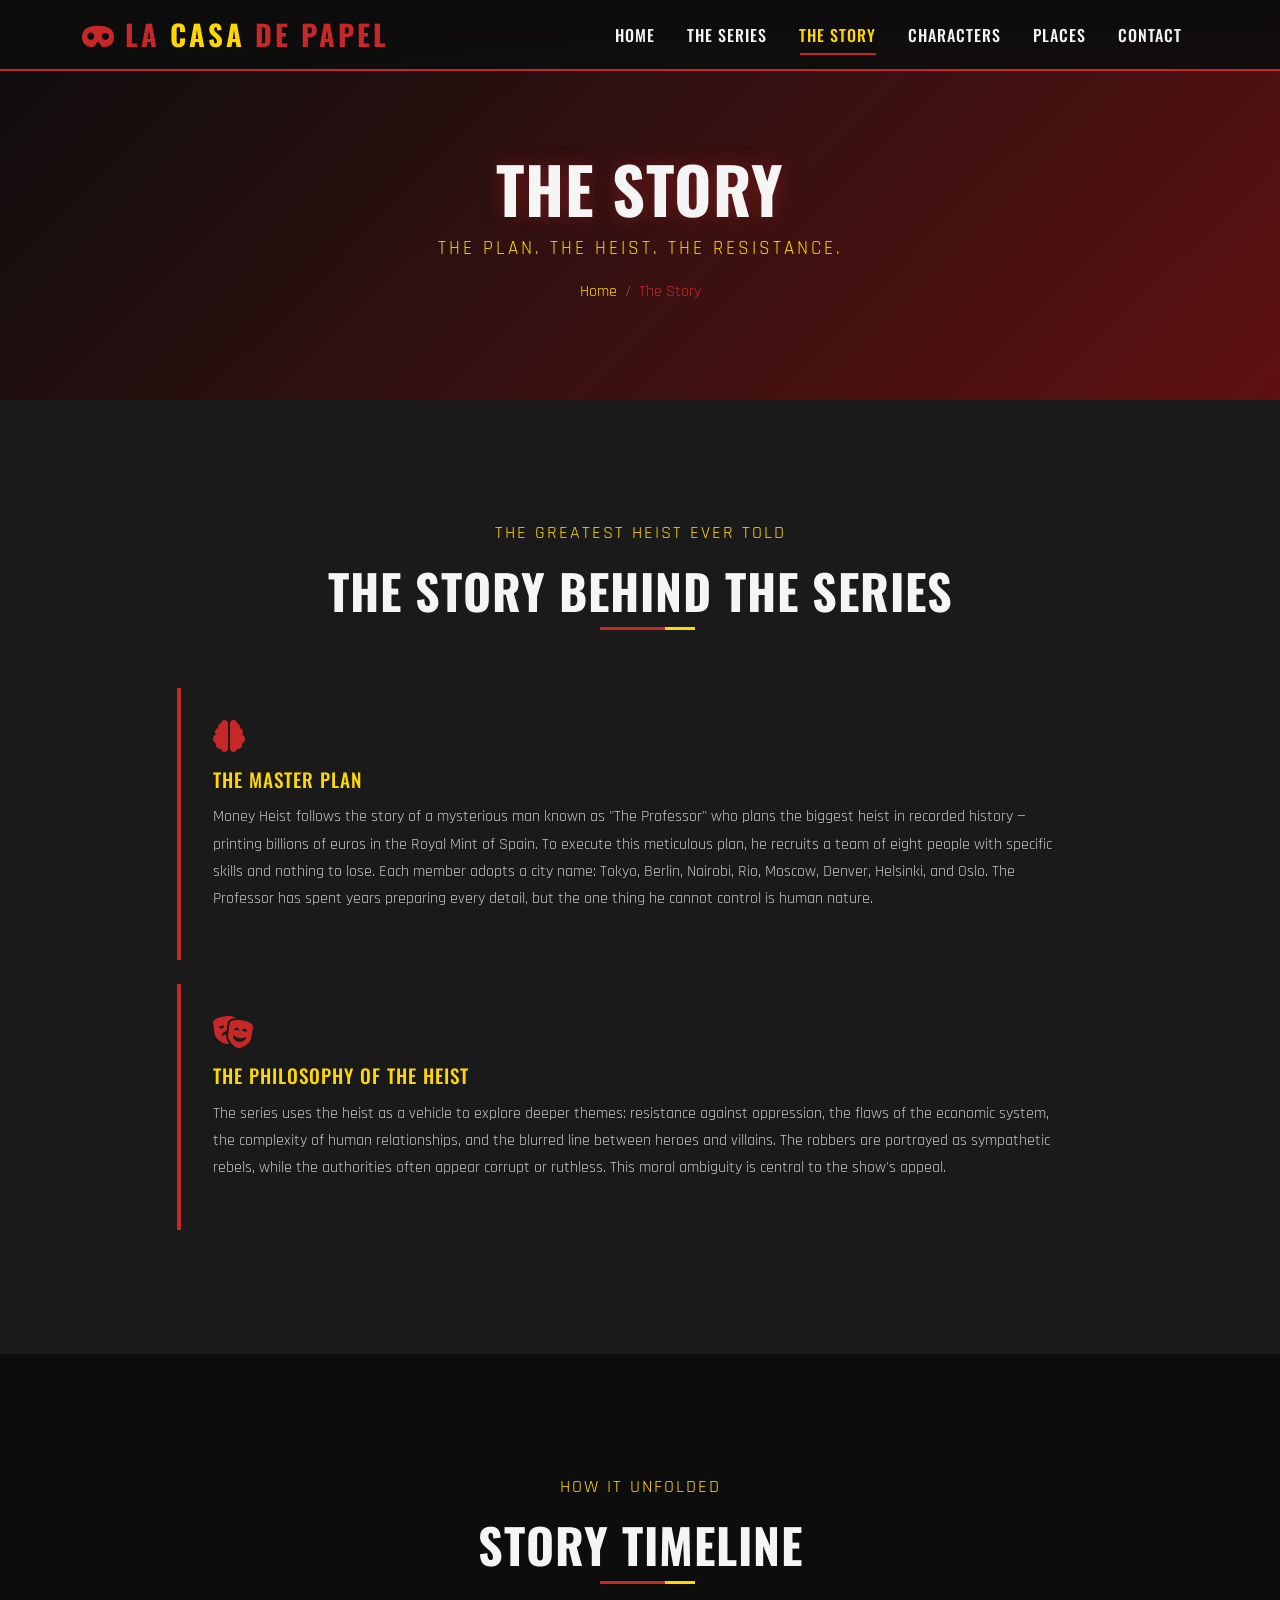
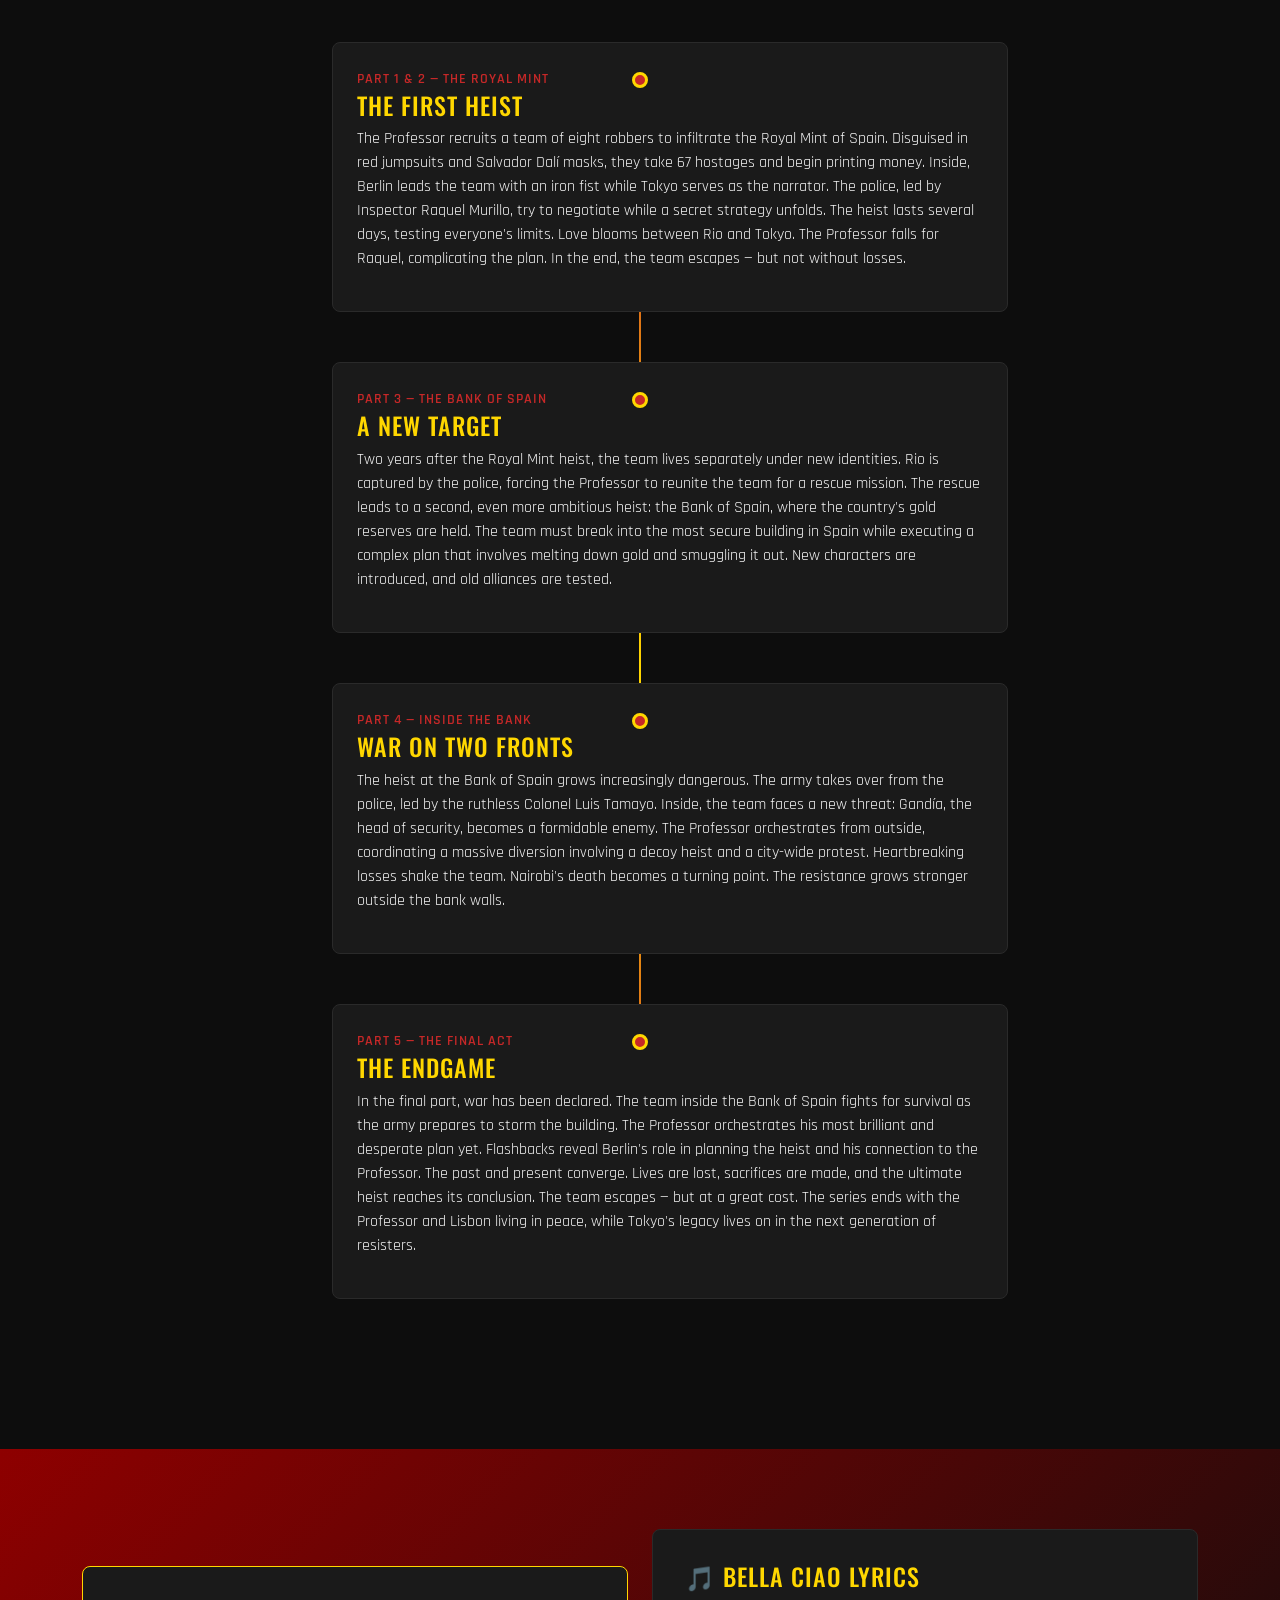
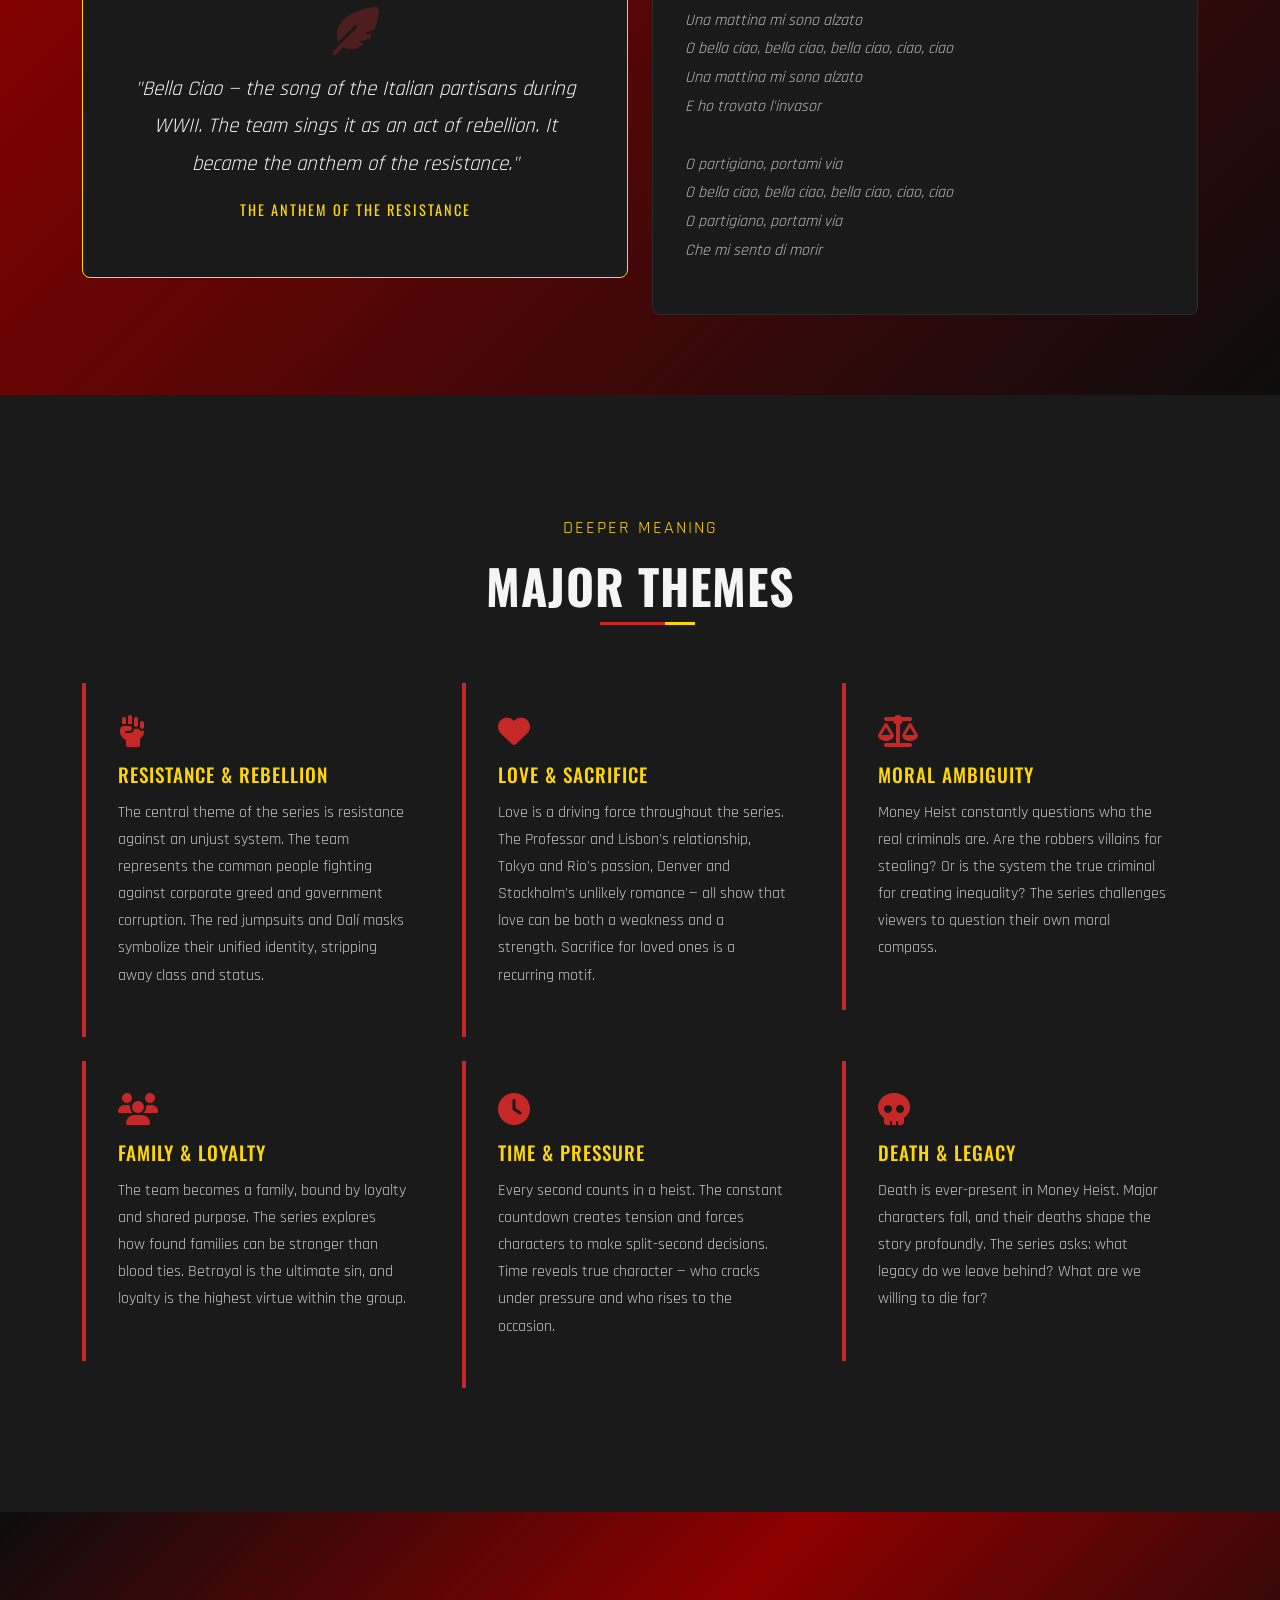
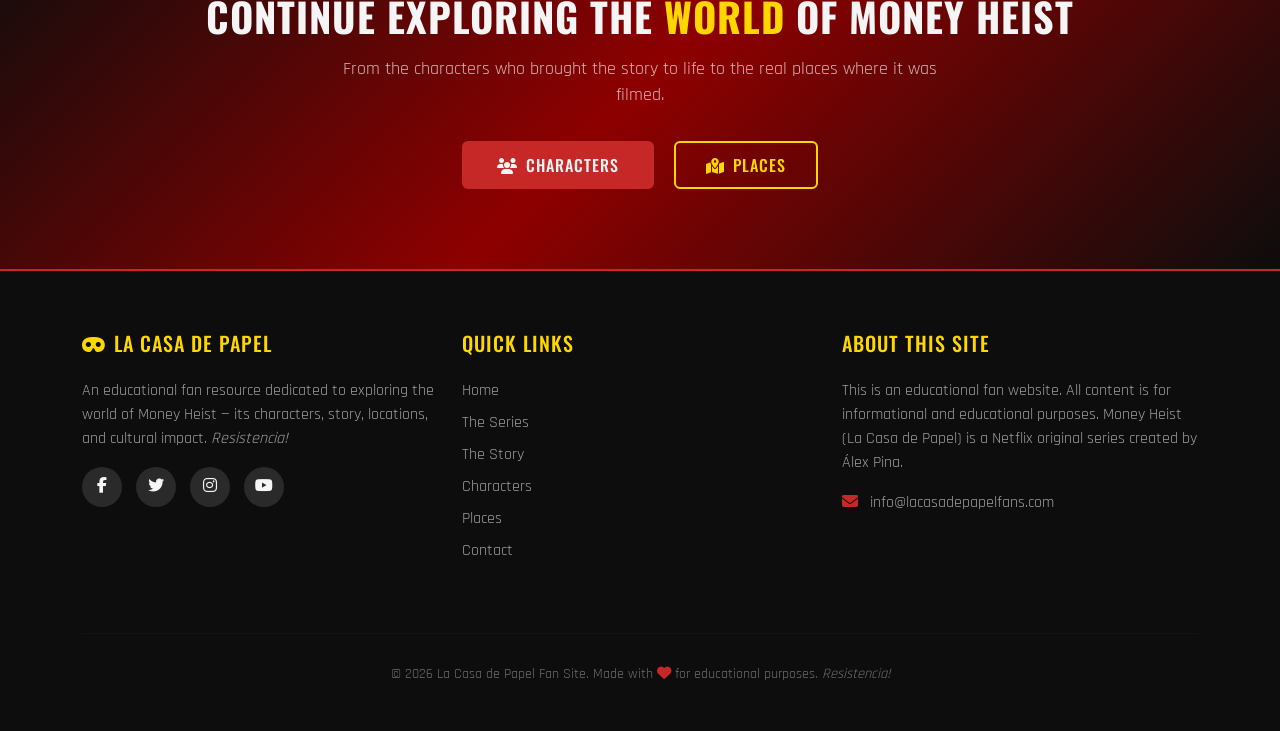
<file: story.html>
<!DOCTYPE html>
<html lang="en">
<head>
  <meta charset="UTF-8">
  <meta name="viewport" content="width=device-width, initial-scale=1.0">
  <title>The Story | La Casa de Papel - Money Heist</title>
  <meta name="description" content="The complete story behind Money Heist — from the Professor's plan to the heist on the Royal Mint and Bank of Spain.">
  <link href="https://cdn.jsdelivr.net/npm/bootstrap@5.3.0/dist/css/bootstrap.min.css" rel="stylesheet">
  <link rel="stylesheet" href="https://cdnjs.cloudflare.com/ajax/libs/font-awesome/6.4.0/css/all.min.css">
  <link rel="stylesheet" href="css/style.css">
</head>
<body>

  <!-- ==================== NAVBAR ==================== -->
  <nav class="navbar navbar-expand-lg navbar-dark fixed-top">
    <div class="container">
      <a class="navbar-brand" href="index.html"><i class="fas fa-mask me-2"></i>LA <span>CASA</span> DE PAPEL</a>
      <button class="navbar-toggler" type="button" data-bs-toggle="collapse" data-bs-target="#mainNav">
        <span class="navbar-toggler-icon"></span>
      </button>
      <div class="collapse navbar-collapse" id="mainNav">
        <ul class="navbar-nav ms-auto">
          <li class="nav-item"><a class="nav-link" href="index.html">Home</a></li>
          <li class="nav-item"><a class="nav-link" href="series.html">The Series</a></li>
          <li class="nav-item"><a class="nav-link" href="story.html">The Story</a></li>
          <li class="nav-item"><a class="nav-link" href="characters.html">Characters</a></li>
          <li class="nav-item"><a class="nav-link" href="places.html">Places</a></li>
          <li class="nav-item"><a class="nav-link" href="contact.html">Contact</a></li>
        </ul>
      </div>
    </div>
  </nav>

  <!-- ==================== PAGE BANNER ==================== -->
  <section class="page-banner" style="background: linear-gradient(135deg, #0D0D0D 0%, #1A0000 100%);">
    <div class="banner-overlay"></div>
    <div class="banner-content">
      <h1>The Story</h1>
      <p>The plan. The heist. The resistance.</p>
      <nav aria-label="breadcrumb">
        <ol class="breadcrumb breadcrumb-custom">
          <li class="breadcrumb-item"><a href="index.html">Home</a></li>
          <li class="breadcrumb-item active">The Story</li>
        </ol>
      </nav>
    </div>
  </section>

  <!-- ==================== INTRODUCTION ==================== -->
  <section class="section-padding" style="background: var(--mh-dark);">
    <div class="container">
      <div class="section-title fade-in">
        <p>The Greatest Heist Ever Told</p>
        <h2>The Story Behind the Series</h2>
      </div>
      <div class="row">
        <div class="col-lg-10 mx-auto">
          <div class="info-box fade-in" style="margin-top:0;">
            <i class="fas fa-brain"></i>
            <h4>The Master Plan</h4>
            <p>Money Heist follows the story of a mysterious man known as "The Professor" who plans the biggest heist in recorded history — printing billions of euros in the Royal Mint of Spain. To execute this meticulous plan, he recruits a team of eight people with specific skills and nothing to lose. Each member adopts a city name: Tokyo, Berlin, Nairobi, Rio, Moscow, Denver, Helsinki, and Oslo. The Professor has spent years preparing every detail, but the one thing he cannot control is human nature.</p>
          </div>
          <div class="info-box fade-in">
            <i class="fas fa-theater-masks"></i>
            <h4>The Philosophy of the Heist</h4>
            <p>The series uses the heist as a vehicle to explore deeper themes: resistance against oppression, the flaws of the economic system, the complexity of human relationships, and the blurred line between heroes and villains. The robbers are portrayed as sympathetic rebels, while the authorities often appear corrupt or ruthless. This moral ambiguity is central to the show's appeal.</p>
          </div>
        </div>
      </div>
    </div>
  </section>

  <!-- ==================== TIMELINE ==================== -->
  <section class="section-padding" style="background: var(--mh-black);">
    <div class="container">
      <div class="section-title fade-in">
        <p>How It Unfolded</p>
        <h2>Story Timeline</h2>
      </div>
      <div class="row justify-content-center">
        <div class="col-lg-8">
          <div class="timeline">
            <div class="timeline-item fade-in">
              <div class="timeline-dot"></div>
              <div class="timeline-content" style="margin-left: 60px;">
                <span class="date">Part 1 & 2 — The Royal Mint</span>
                <h4>The First Heist</h4>
                <p>The Professor recruits a team of eight robbers to infiltrate the Royal Mint of Spain. Disguised in red jumpsuits and Salvador Dalí masks, they take 67 hostages and begin printing money. Inside, Berlin leads the team with an iron fist while Tokyo serves as the narrator. The police, led by Inspector Raquel Murillo, try to negotiate while a secret strategy unfolds. The heist lasts several days, testing everyone's limits. Love blooms between Rio and Tokyo. The Professor falls for Raquel, complicating the plan. In the end, the team escapes — but not without losses.</p>
              </div>
            </div>
            <div class="timeline-item fade-in">
              <div class="timeline-dot"></div>
              <div class="timeline-content" style="margin-left: 60px;">
                <span class="date">Part 3 — The Bank of Spain</span>
                <h4>A New Target</h4>
                <p>Two years after the Royal Mint heist, the team lives separately under new identities. Rio is captured by the police, forcing the Professor to reunite the team for a rescue mission. The rescue leads to a second, even more ambitious heist: the Bank of Spain, where the country's gold reserves are held. The team must break into the most secure building in Spain while executing a complex plan that involves melting down gold and smuggling it out. New characters are introduced, and old alliances are tested.</p>
              </div>
            </div>
            <div class="timeline-item fade-in">
              <div class="timeline-dot"></div>
              <div class="timeline-content" style="margin-left: 60px;">
                <span class="date">Part 4 — Inside the Bank</span>
                <h4>War on Two Fronts</h4>
                <p>The heist at the Bank of Spain grows increasingly dangerous. The army takes over from the police, led by the ruthless Colonel Luis Tamayo. Inside, the team faces a new threat: Gandía, the head of security, becomes a formidable enemy. The Professor orchestrates from outside, coordinating a massive diversion involving a decoy heist and a city-wide protest. Heartbreaking losses shake the team. Nairobi's death becomes a turning point. The resistance grows stronger outside the bank walls.</p>
              </div>
            </div>
            <div class="timeline-item fade-in">
              <div class="timeline-dot"></div>
              <div class="timeline-content" style="margin-left: 60px;">
                <span class="date">Part 5 — The Final Act</span>
                <h4>The Endgame</h4>
                <p>In the final part, war has been declared. The team inside the Bank of Spain fights for survival as the army prepares to storm the building. The Professor orchestrates his most brilliant and desperate plan yet. Flashbacks reveal Berlin's role in planning the heist and his connection to the Professor. The past and present converge. Lives are lost, sacrifices are made, and the ultimate heist reaches its conclusion. The team escapes — but at a great cost. The series ends with the Professor and Lisbon living in peace, while Tokyo's legacy lives on in the next generation of resisters.</p>
              </div>
            </div>
          </div>
        </div>
      </div>
    </div>
  </section>

  <!-- ==================== BELLA CIAO ==================== -->
  <section style="background: linear-gradient(135deg, var(--mh-dark-red), var(--mh-black)); padding: 80px 0;">
    <div class="container">
      <div class="row align-items-center">
        <div class="col-lg-6 fade-in">
          <div class="quote-block" style="border-color: var(--mh-gold); margin:0;">
            <i class="fas fa-feather-alt"></i>
            <blockquote>
              "Bella Ciao — the song of the Italian partisans during WWII. The team sings it as an act of rebellion. It became the anthem of the resistance."
            </blockquote>
            <p class="quote-author">The Anthem of the Resistance</p>
          </div>
        </div>
        <div class="col-lg-6 fade-in">
          <div style="background:var(--mh-dark);padding:2rem;border-radius:8px;border:1px solid var(--mh-gray);">
            <h4 style="color:var(--mh-gold);font-family:'Oswald',sans-serif;margin-bottom:1rem;">🎵 Bella Ciao Lyrics</h4>
            <p style="color:rgba(255,255,255,0.7);font-style:italic;line-height:1.8;">
              Una mattina mi sono alzato<br>
              O bella ciao, bella ciao, bella ciao, ciao, ciao<br>
              Una mattina mi sono alzato<br>
              E ho trovato l'invasor<br><br>
              O partigiano, portami via<br>
              O bella ciao, bella ciao, bella ciao, ciao, ciao<br>
              O partigiano, portami via<br>
              Che mi sento di morir
            </p>
          </div>
        </div>
      </div>
    </div>
  </section>

  <!-- ==================== THEMES ==================== -->
  <section class="section-padding" style="background: var(--mh-dark);">
    <div class="container">
      <div class="section-title fade-in">
        <p>Deeper Meaning</p>
        <h2>Major Themes</h2>
      </div>
      <div class="row">
        <div class="col-md-6 col-lg-4 fade-in">
          <div class="info-box" style="margin-top:0;">
            <i class="fas fa-fist-raised"></i>
            <h4>Resistance & Rebellion</h4>
            <p>The central theme of the series is resistance against an unjust system. The team represents the common people fighting against corporate greed and government corruption. The red jumpsuits and Dalí masks symbolize their unified identity, stripping away class and status.</p>
          </div>
        </div>
        <div class="col-md-6 col-lg-4 fade-in">
          <div class="info-box" style="margin-top:0;">
            <i class="fas fa-heart"></i>
            <h4>Love & Sacrifice</h4>
            <p>Love is a driving force throughout the series. The Professor and Lisbon's relationship, Tokyo and Rio's passion, Denver and Stockholm's unlikely romance — all show that love can be both a weakness and a strength. Sacrifice for loved ones is a recurring motif.</p>
          </div>
        </div>
        <div class="col-md-6 col-lg-4 fade-in">
          <div class="info-box" style="margin-top:0;">
            <i class="fas fa-balance-scale"></i>
            <h4>Moral Ambiguity</h4>
            <p>Money Heist constantly questions who the real criminals are. Are the robbers villains for stealing? Or is the system the true criminal for creating inequality? The series challenges viewers to question their own moral compass.</p>
          </div>
        </div>
        <div class="col-md-6 col-lg-4 fade-in">
          <div class="info-box">
            <i class="fas fa-users"></i>
            <h4>Family & Loyalty</h4>
            <p>The team becomes a family, bound by loyalty and shared purpose. The series explores how found families can be stronger than blood ties. Betrayal is the ultimate sin, and loyalty is the highest virtue within the group.</p>
          </div>
        </div>
        <div class="col-md-6 col-lg-4 fade-in">
          <div class="info-box">
            <i class="fas fa-clock"></i>
            <h4>Time & Pressure</h4>
            <p>Every second counts in a heist. The constant countdown creates tension and forces characters to make split-second decisions. Time reveals true character — who cracks under pressure and who rises to the occasion.</p>
          </div>
        </div>
        <div class="col-md-6 col-lg-4 fade-in">
          <div class="info-box">
            <i class="fas fa-skull"></i>
            <h4>Death & Legacy</h4>
            <p>Death is ever-present in Money Heist. Major characters fall, and their deaths shape the story profoundly. The series asks: what legacy do we leave behind? What are we willing to die for?</p>
          </div>
        </div>
      </div>
    </div>
  </section>

  <!-- ==================== CTA ==================== -->
  <section style="background: linear-gradient(135deg, var(--mh-black), var(--mh-dark-red), var(--mh-black)); padding: 80px 0;">
    <div class="container text-center fade-in">
      <h2 style="font-family:'Oswald',sans-serif;font-size:2.5rem;font-weight:700;color:var(--mh-white);">
        Continue Exploring the <span style="color:var(--mh-gold);">World</span> of Money Heist
      </h2>
      <p style="color:rgba(255,255,255,0.7);font-size:1.1rem;max-width:600px;margin:1rem auto 2rem;">
        From the characters who brought the story to life to the real places where it was filmed.
      </p>
      <a href="characters.html" class="btn btn-mh me-3"><i class="fas fa-users me-2"></i>Characters</a>
      <a href="places.html" class="btn btn-mh-outline"><i class="fas fa-map-marked-alt me-2"></i>Places</a>
    </div>
  </section>

  <!-- ==================== FOOTER ==================== -->
  <footer class="footer">
    <div class="container">
      <div class="row">
        <div class="col-lg-4 mb-4">
          <h5><i class="fas fa-mask me-2"></i>La Casa de Papel</h5>
          <p>An educational fan resource dedicated to exploring the world of Money Heist — its characters, story, locations, and cultural impact. <em>Resistencia!</em></p>
          <div class="social-links">
            <a href="#" data-bs-toggle="tooltip" title="Facebook"><i class="fab fa-facebook-f"></i></a>
            <a href="#" data-bs-toggle="tooltip" title="Twitter"><i class="fab fa-twitter"></i></a>
            <a href="#" data-bs-toggle="tooltip" title="Instagram"><i class="fab fa-instagram"></i></a>
            <a href="#" data-bs-toggle="tooltip" title="YouTube"><i class="fab fa-youtube"></i></a>
          </div>
        </div>
        <div class="col-lg-4 mb-4">
          <h5>Quick Links</h5>
          <ul class="list-unstyled">
            <li class="mb-2"><a href="index.html">Home</a></li>
            <li class="mb-2"><a href="series.html">The Series</a></li>
            <li class="mb-2"><a href="story.html">The Story</a></li>
            <li class="mb-2"><a href="characters.html">Characters</a></li>
            <li class="mb-2"><a href="places.html">Places</a></li>
            <li class="mb-2"><a href="contact.html">Contact</a></li>
          </ul>
        </div>
        <div class="col-lg-4 mb-4">
          <h5>About This Site</h5>
          <p>This is an educational fan website. All content is for informational and educational purposes. Money Heist (La Casa de Papel) is a Netflix original series created by Álex Pina.</p>
          <p class="mb-0"><i class="fas fa-envelope me-2" style="color:var(--mh-red);"></i> info@lacasadepapelfans.com</p>
        </div>
      </div>
      <hr class="footer-divider">
      <p class="copyright">&copy; 2026 La Casa de Papel Fan Site. Made with <i class="fas fa-heart" style="color:var(--mh-red);"></i> for educational purposes. <em>Resistencia!</em></p>
    </div>
  </footer>

  <script src="https://cdn.jsdelivr.net/npm/bootstrap@5.3.0/dist/js/bootstrap.bundle.min.js"></script>
  <script src="js/script.js"></script>
</body>
</html>
</file>
<file: css/style.css>
@import url('https://fonts.googleapis.com/css2?family=Oswald:wght@400;500;600;700&family=Rajdhani:wght@300;400;500;600;700&display=swap');

:root {
  --mh-red: #C62828;
  --mh-dark-red: #8E0000;
  --mh-gold: #FFD700;
  --mh-dark-gold: #DAA520;
  --mh-black: #0D0D0D;
  --mh-dark: #1A1A1A;
  --mh-gray: #2A2A2A;
  --mh-light-gray: #3A3A3A;
  --mh-white: #F5F5F5;
  --mh-cream: #FFF8E1;
}

* {
  margin: 0;
  padding: 0;
  box-sizing: border-box;
}

body {
  font-family: 'Rajdhani', sans-serif;
  background-color: var(--mh-black);
  color: var(--mh-white);
  overflow-x: hidden;
}

h1, h2, h3, h4, h5, h6 {
  font-family: 'Oswald', sans-serif;
  text-transform: uppercase;
  letter-spacing: 1px;
}

a {
  text-decoration: none;
  color: var(--mh-gold);
  transition: color 0.3s;
}

a:hover {
  color: var(--mh-red);
}

/* Scrollbar */
::-webkit-scrollbar { width: 8px; }
::-webkit-scrollbar-track { background: var(--mh-black); }
::-webkit-scrollbar-thumb { background: var(--mh-red); border-radius: 4px; }
::-webkit-scrollbar-thumb:hover { background: var(--mh-gold); }

/* Navbar */
.navbar {
  background: linear-gradient(180deg, rgba(13,13,13,0.98) 0%, rgba(13,13,13,0.9) 100%);
  border-bottom: 2px solid var(--mh-red);
  padding: 0.5rem 0;
  transition: all 0.3s;
}

.navbar.scrolled {
  background: rgba(13,13,13,0.98);
  box-shadow: 0 2px 20px rgba(198,40,40,0.3);
}

.navbar-brand {
  font-family: 'Oswald', sans-serif;
  font-size: 1.8rem;
  font-weight: 700;
  color: var(--mh-red) !important;
  letter-spacing: 3px;
}

.navbar-brand span {
  color: var(--mh-gold);
}

.navbar-brand img {
  height: 40px;
  margin-right: 10px;
}

.nav-link {
  font-family: 'Oswald', sans-serif;
  font-weight: 500;
  text-transform: uppercase;
  letter-spacing: 1px;
  color: var(--mh-white) !important;
  position: relative;
  padding: 0.5rem 1rem !important;
  transition: color 0.3s;
}

.nav-link::after {
  content: '';
  position: absolute;
  bottom: 0;
  left: 50%;
  transform: translateX(-50%);
  width: 0;
  height: 2px;
  background: var(--mh-red);
  transition: width 0.3s;
}

.nav-link:hover::after,
.nav-link.active::after {
  width: 70%;
}

.nav-link:hover,
.nav-link.active {
  color: var(--mh-gold) !important;
}

/* Hero Section */
.hero-section {
  position: relative;
  min-height: 100vh;
  display: flex;
  align-items: center;
  justify-content: center;
  overflow: hidden;
}

.hero-overlay {
  position: absolute;
  top: 0;
  left: 0;
  width: 100%;
  height: 100%;
  background: linear-gradient(135deg, rgba(13,13,13,0.85) 0%, rgba(198,40,40,0.3) 50%, rgba(13,13,13,0.85) 100%);
  z-index: 1;
}

.hero-bg {
  position: absolute;
  top: 0;
  left: 0;
  width: 100%;
  height: 100%;
  object-fit: cover;
  z-index: 0;
}

.hero-content {
  position: relative;
  z-index: 2;
  text-align: center;
  padding: 2rem;
}

.hero-content h1 {
  font-size: 5rem;
  font-weight: 700;
  color: var(--mh-white);
  text-shadow: 0 0 30px rgba(198,40,40,0.5);
  margin-bottom: 0.5rem;
  animation: fadeInUp 1s ease;
}

.hero-content .sub-title {
  font-size: 1.5rem;
  color: var(--mh-gold);
  font-weight: 400;
  letter-spacing: 5px;
  text-transform: uppercase;
  margin-bottom: 1.5rem;
  animation: fadeInUp 1s ease 0.2s both;
}

.hero-content p {
  font-size: 1.2rem;
  max-width: 600px;
  margin: 0 auto 2rem;
  color: rgba(255,255,255,0.8);
  animation: fadeInUp 1s ease 0.4s both;
}

.hero-mask {
  width: 120px;
  height: auto;
  margin-bottom: 1.5rem;
  filter: drop-shadow(0 0 20px rgba(255,215,0,0.5));
  animation: float 3s ease-in-out infinite;
}

/* Buttons */
.btn-mh {
  background: var(--mh-red);
  color: var(--mh-white);
  border: none;
  font-family: 'Oswald', sans-serif;
  text-transform: uppercase;
  letter-spacing: 1px;
  padding: 12px 35px;
  font-size: 1rem;
  font-weight: 500;
  transition: all 0.3s;
  position: relative;
  overflow: hidden;
}

.btn-mh:hover {
  background: var(--mh-dark-red);
  color: var(--mh-gold);
  transform: translateY(-2px);
  box-shadow: 0 5px 20px rgba(198,40,40,0.4);
}

.btn-mh-gold {
  background: var(--mh-gold);
  color: var(--mh-black);
  border: none;
  font-family: 'Oswald', sans-serif;
  text-transform: uppercase;
  letter-spacing: 1px;
  padding: 12px 35px;
  font-size: 1rem;
  font-weight: 500;
  transition: all 0.3s;
}

.btn-mh-gold:hover {
  background: var(--mh-dark-gold);
  color: var(--mh-black);
  transform: translateY(-2px);
  box-shadow: 0 5px 20px rgba(255,215,0,0.4);
}

.btn-mh-outline {
  background: transparent;
  color: var(--mh-gold);
  border: 2px solid var(--mh-gold);
  font-family: 'Oswald', sans-serif;
  text-transform: uppercase;
  letter-spacing: 1px;
  padding: 10px 30px;
  font-size: 1rem;
  font-weight: 500;
  transition: all 0.3s;
}

.btn-mh-outline:hover {
  background: var(--mh-gold);
  color: var(--mh-black);
}

/* Section styles */
.section-padding {
  padding: 100px 0;
}

.section-title {
  text-align: center;
  margin-bottom: 60px;
  position: relative;
}

.section-title h2 {
  font-size: 3rem;
  font-weight: 700;
  color: var(--mh-white);
  display: inline-block;
  position: relative;
}

.section-title h2::before {
  content: '';
  position: absolute;
  bottom: -10px;
  left: 50%;
  transform: translateX(-50%);
  width: 80px;
  height: 3px;
  background: var(--mh-red);
}

.section-title h2::after {
  content: '';
  position: absolute;
  bottom: -10px;
  left: 50%;
  transform: translateX(-50%);
  width: 30px;
  height: 3px;
  background: var(--mh-gold);
  margin-left: 40px;
}

.section-title p {
  color: var(--mh-gold);
  font-size: 1.1rem;
  margin-top: 20px;
  letter-spacing: 2px;
  text-transform: uppercase;
}

/* Card styles */
.card-mh {
  background: var(--mh-dark);
  border: 1px solid var(--mh-gray);
  border-radius: 8px;
  overflow: hidden;
  transition: all 0.4s;
  height: 100%;
}

.card-mh:hover {
  transform: translateY(-10px);
  border-color: var(--mh-red);
  box-shadow: 0 10px 40px rgba(198,40,40,0.2);
}

.card-mh .card-img-top {
  height: 300px;
  object-fit: cover;
}

.card-mh .card-body {
  padding: 1.5rem;
}

.card-mh .card-title {
  font-family: 'Oswald', sans-serif;
  font-size: 1.3rem;
  color: var(--mh-gold);
  margin-bottom: 0.5rem;
}

.card-mh .card-text {
  color: rgba(255,255,255,0.7);
  font-size: 0.95rem;
  line-height: 1.6;
}

.card-mh .card-role {
  color: var(--mh-red);
  font-weight: 600;
  text-transform: uppercase;
  letter-spacing: 1px;
  font-size: 0.85rem;
}

/* Info boxes */
.info-box {
  background: var(--mh-dark);
  border-left: 4px solid var(--mh-red);
  padding: 2rem;
  border-radius: 0 8px 8px 0;
  margin-bottom: 1.5rem;
  transition: all 0.3s;
}

.info-box:hover {
  border-left-color: var(--mh-gold);
  background: var(--mh-gray);
}

.info-box h4 {
  color: var(--mh-gold);
  font-size: 1.2rem;
  margin-bottom: 0.8rem;
}

.info-box p {
  color: rgba(255,255,255,0.75);
  line-height: 1.7;
}

.info-box i {
  color: var(--mh-red);
  font-size: 2rem;
  margin-bottom: 1rem;
}

/* Timeline */
.timeline {
  position: relative;
  padding: 0;
}

.timeline::before {
  content: '';
  position: absolute;
  left: 50%;
  transform: translateX(-50%);
  width: 2px;
  height: 100%;
  background: linear-gradient(180deg, var(--mh-red), var(--mh-gold), var(--mh-red));
}

.timeline-item {
  position: relative;
  margin-bottom: 50px;
}

.timeline-content {
  background: var(--mh-dark);
  border: 1px solid var(--mh-gray);
  border-radius: 8px;
  padding: 1.5rem;
  position: relative;
  transition: all 0.3s;
}

.timeline-content:hover {
  border-color: var(--mh-red);
  box-shadow: 0 5px 25px rgba(198,40,40,0.15);
}

.timeline-content h4 {
  color: var(--mh-gold);
  font-family: 'Oswald', sans-serif;
}

.timeline-content .date {
  color: var(--mh-red);
  font-weight: 600;
  font-size: 0.9rem;
  text-transform: uppercase;
  letter-spacing: 1px;
}

.timeline-dot {
  position: absolute;
  left: 50%;
  transform: translateX(-50%);
  width: 16px;
  height: 16px;
  background: var(--mh-red);
  border: 3px solid var(--mh-gold);
  border-radius: 50%;
  z-index: 2;
  top: 30px;
}

/* Counter section */
.counter-section {
  background: linear-gradient(135deg, var(--mh-black) 0%, var(--mh-dark-red) 100%);
  padding: 80px 0;
  position: relative;
  overflow: hidden;
}

.counter-section::before {
  content: '';
  position: absolute;
  top: 0;
  left: 0;
  width: 100%;
  height: 100%;
  background: url('data:image/svg+xml,<svg xmlns="http://www.w3.org/2000/svg" viewBox="0 0 100 100"><text y="80" font-size="80" opacity="0.03" fill="%23FFD700">€</text></svg>') repeat;
  background-size: 100px;
}

.counter-box {
  text-align: center;
  padding: 2rem;
  position: relative;
  z-index: 1;
}

.counter-box .counter {
  font-family: 'Oswald', sans-serif;
  font-size: 3.5rem;
  font-weight: 700;
  color: var(--mh-gold);
}

.counter-box .counter-label {
  color: var(--mh-white);
  font-size: 1rem;
  text-transform: uppercase;
  letter-spacing: 2px;
  margin-top: 0.5rem;
}

.counter-box i {
  font-size: 2.5rem;
  color: var(--mh-red);
  margin-bottom: 1rem;
}

/* Footer */
.footer {
  background: var(--mh-black);
  border-top: 2px solid var(--mh-red);
  padding: 60px 0 30px;
}

.footer h5 {
  color: var(--mh-gold);
  font-family: 'Oswald', sans-serif;
  margin-bottom: 1.5rem;
  letter-spacing: 1px;
}

.footer p, .footer li {
  color: rgba(255,255,255,0.6);
}

.footer a {
  color: rgba(255,255,255,0.6);
  transition: color 0.3s;
}

.footer a:hover {
  color: var(--mh-gold);
}

.footer .social-links a {
  display: inline-block;
  width: 40px;
  height: 40px;
  background: var(--mh-gray);
  color: var(--mh-white);
  border-radius: 50%;
  text-align: center;
  line-height: 40px;
  margin-right: 10px;
  transition: all 0.3s;
}

.footer .social-links a:hover {
  background: var(--mh-red);
  color: var(--mh-gold);
  transform: translateY(-3px);
}

.footer .footer-divider {
  border-color: var(--mh-gray);
  margin: 30px 0;
}

.footer .copyright {
  text-align: center;
  color: rgba(255,255,255,0.4);
  font-size: 0.9rem;
}

/* Page Banner */
.page-banner {
  position: relative;
  padding: 150px 0 80px;
  text-align: center;
  overflow: hidden;
}

.page-banner .banner-bg {
  position: absolute;
  top: 0;
  left: 0;
  width: 100%;
  height: 100%;
  object-fit: cover;
  z-index: 0;
}

.page-banner .banner-overlay {
  position: absolute;
  top: 0;
  left: 0;
  width: 100%;
  height: 100%;
  background: linear-gradient(135deg, rgba(13,13,13,0.9) 0%, rgba(198,40,40,0.4) 100%);
  z-index: 1;
}

.page-banner .banner-content {
  position: relative;
  z-index: 2;
}

.page-banner h1 {
  font-size: 4rem;
  font-weight: 700;
  color: var(--mh-white);
  text-shadow: 0 0 20px rgba(198,40,40,0.4);
}

.page-banner p {
  color: var(--mh-gold);
  font-size: 1.2rem;
  letter-spacing: 3px;
  text-transform: uppercase;
  margin-top: 0.5rem;
}

/* Breadcrumb */
.breadcrumb-custom {
  background: transparent;
  justify-content: center;
  margin-top: 1rem;
}

.breadcrumb-custom .breadcrumb-item {
  color: rgba(255,255,255,0.6);
}

.breadcrumb-custom .breadcrumb-item a {
  color: var(--mh-gold);
}

.breadcrumb-custom .breadcrumb-item.active {
  color: var(--mh-red);
}

.breadcrumb-custom .breadcrumb-item + .breadcrumb-item::before {
  color: rgba(255,255,255,0.3);
}

/* Character cards */
.character-card {
  position: relative;
  overflow: hidden;
  border-radius: 8px;
  margin-bottom: 30px;
  cursor: pointer;
}

.character-card img {
  width: 100%;
  height: 400px;
  object-fit: cover;
  transition: all 0.5s;
}

.character-card:hover img {
  transform: scale(1.05);
}

.character-card .character-info {
  position: absolute;
  bottom: 0;
  left: 0;
  width: 100%;
  padding: 2rem;
  background: linear-gradient(0deg, rgba(13,13,13,0.95) 0%, transparent 100%);
  transition: all 0.3s;
}

.character-card .character-info h4 {
  color: var(--mh-gold);
  font-family: 'Oswald', sans-serif;
  font-size: 1.2rem;
  margin-bottom: 0.2rem;
}

.character-card .character-info .actor-name {
  color: var(--mh-white);
  font-size: 0.9rem;
}

.character-card .character-info .character-role {
  color: var(--mh-red);
  font-size: 0.85rem;
  text-transform: uppercase;
  letter-spacing: 1px;
}

/* Form styles */
.form-mh .form-control {
  background: var(--mh-dark);
  border: 1px solid var(--mh-gray);
  color: var(--mh-white);
  border-radius: 4px;
  padding: 12px 15px;
  font-family: 'Rajdhani', sans-serif;
  font-size: 1rem;
  transition: all 0.3s;
}

.form-mh .form-control:focus {
  background: var(--mh-dark);
  border-color: var(--mh-red);
  color: var(--mh-white);
  box-shadow: 0 0 0 0.2rem rgba(198,40,40,0.15);
}

.form-mh .form-control::placeholder {
  color: rgba(255,255,255,0.4);
}

.form-mh .form-label {
  color: var(--mh-gold);
  font-family: 'Oswald', sans-serif;
  font-weight: 500;
  letter-spacing: 1px;
  font-size: 0.9rem;
}

.form-mh .invalid-feedback {
  color: #ff6b6b;
  font-size: 0.85rem;
}

.form-mh .was-validated .form-control:invalid,
.form-mh .form-control.is-invalid {
  border-color: #ff6b6b;
  background-image: none;
}

.form-mh .was-validated .form-control:valid,
.form-mh .form-control.is-valid {
  border-color: #4caf50;
  background-image: none;
}

/* Accordion */
.accordion-mh .accordion-item {
  background: var(--mh-dark);
  border: 1px solid var(--mh-gray);
  margin-bottom: 10px;
  border-radius: 4px !important;
  overflow: hidden;
}

.accordion-mh .accordion-button {
  background: var(--mh-dark);
  color: var(--mh-white);
  font-family: 'Oswald', sans-serif;
  font-size: 1.1rem;
  font-weight: 500;
  padding: 1.2rem 1.5rem;
  box-shadow: none;
}

.accordion-mh .accordion-button:not(.collapsed) {
  background: var(--mh-gray);
  color: var(--mh-gold);
}

.accordion-mh .accordion-button::after {
  background-image: url("data:image/svg+xml,%3csvg xmlns='http://www.w3.org/2000/svg' viewBox='0 0 16 16' fill='%23FFD700'%3e%3cpath fill-rule='evenodd' d='M1.646 4.646a.5.5 0 0 1 .708 0L8 10.293l5.646-5.647a.5.5 0 0 1 .708.708l-6 6a.5.5 0 0 1-.708 0l-6-6a.5.5 0 0 1 0-.708z'/%3e%3c/svg%3e");
}

.accordion-mh .accordion-body {
  color: rgba(255,255,255,0.7);
  padding: 1.5rem;
  line-height: 1.7;
}

/* Testimonials / Quotes */
.quote-block {
  position: relative;
  padding: 2.5rem;
  text-align: center;
  background: var(--mh-dark);
  border: 1px solid var(--mh-gray);
  border-radius: 8px;
  margin: 2rem 0;
}

.quote-block i {
  font-size: 3rem;
  color: var(--mh-red);
  opacity: 0.3;
  margin-bottom: 1rem;
}

.quote-block blockquote {
  font-size: 1.3rem;
  font-style: italic;
  color: var(--mh-white);
  line-height: 1.8;
}

.quote-block .quote-author {
  color: var(--mh-gold);
  font-family: 'Oswald', sans-serif;
  text-transform: uppercase;
  letter-spacing: 2px;
  font-size: 0.9rem;
  margin-top: 1rem;
}

/* Gallery grid */
.gallery-grid {
  display: grid;
  grid-template-columns: repeat(auto-fill, minmax(280px, 1fr));
  gap: 15px;
}

.gallery-item {
  position: relative;
  overflow: hidden;
  border-radius: 8px;
  cursor: pointer;
}

.gallery-item img {
  width: 100%;
  height: 250px;
  object-fit: cover;
  transition: all 0.5s;
}

.gallery-item:hover img {
  transform: scale(1.1);
}

.gallery-item .gallery-overlay {
  position: absolute;
  top: 0;
  left: 0;
  width: 100%;
  height: 100%;
  background: rgba(198,40,40,0.7);
  display: flex;
  align-items: center;
  justify-content: center;
  opacity: 0;
  transition: all 0.3s;
}

.gallery-item:hover .gallery-overlay {
  opacity: 1;
}

.gallery-item .gallery-overlay i {
  font-size: 2rem;
  color: var(--mh-white);
}

/* Stats row */
.stat-item {
  text-align: center;
  padding: 2rem;
}

.stat-item .stat-number {
  font-family: 'Oswald', sans-serif;
  font-size: 2.5rem;
  font-weight: 700;
  color: var(--mh-gold);
}

.stat-item .stat-label {
  color: rgba(255,255,255,0.6);
  text-transform: uppercase;
  letter-spacing: 1px;
  font-size: 0.85rem;
}

/* Place cards */
.place-card {
  position: relative;
  border-radius: 8px;
  overflow: hidden;
  margin-bottom: 30px;
  height: 300px;
}

.place-card img {
  width: 100%;
  height: 100%;
  object-fit: cover;
  transition: all 0.5s;
}

.place-card:hover img {
  transform: scale(1.1);
}

.place-card .place-info {
  position: absolute;
  bottom: 0;
  left: 0;
  width: 100%;
  padding: 1.5rem;
  background: linear-gradient(0deg, rgba(13,13,13,0.95) 40%, transparent 100%);
}

.place-card .place-info h4 {
  color: var(--mh-gold);
  font-family: 'Oswald', sans-serif;
  margin-bottom: 0.2rem;
}

.place-card .place-info p {
  color: rgba(255,255,255,0.7);
  font-size: 0.9rem;
  margin: 0;
}

.place-card .place-badge {
  position: absolute;
  top: 15px;
  right: 15px;
  background: var(--mh-red);
  color: var(--mh-white);
  padding: 5px 12px;
  border-radius: 20px;
  font-family: 'Oswald', sans-serif;
  font-size: 0.75rem;
  letter-spacing: 1px;
  text-transform: uppercase;
}

/* Animations */
@keyframes fadeInUp {
  from {
    opacity: 0;
    transform: translateY(30px);
  }
  to {
    opacity: 1;
    transform: translateY(0);
  }
}

@keyframes float {
  0%, 100% { transform: translateY(0); }
  50% { transform: translateY(-15px); }
}

@keyframes pulse-glow {
  0%, 100% { box-shadow: 0 0 5px rgba(255,215,0,0.3); }
  50% { box-shadow: 0 0 25px rgba(255,215,0,0.6); }
}

/* Scroll animations */
.fade-in {
  opacity: 0;
  transform: translateY(30px);
  transition: all 0.8s ease;
}

.fade-in.visible {
  opacity: 1;
  transform: translateY(0);
}

/* Background patterns */
.bg-pattern {
  position: relative;
}

.bg-pattern::before {
  content: '';
  position: absolute;
  top: 0;
  left: 0;
  width: 100%;
  height: 100%;
  background-image:
    radial-gradient(circle at 20% 50%, rgba(198,40,40,0.05) 0%, transparent 50%),
    radial-gradient(circle at 80% 50%, rgba(255,215,0,0.05) 0%, transparent 50%);
  pointer-events: none;
}

/* Season cards */
.season-card {
  background: var(--mh-dark);
  border: 1px solid var(--mh-gray);
  border-radius: 8px;
  padding: 2rem;
  text-align: center;
  transition: all 0.3s;
  margin-bottom: 30px;
}

.season-card:hover {
  border-color: var(--mh-gold);
  transform: translateY(-5px);
  box-shadow: 0 10px 30px rgba(255,215,0,0.1);
}

.season-card .season-number {
  font-family: 'Oswald', sans-serif;
  font-size: 4rem;
  font-weight: 700;
  color: var(--mh-red);
  line-height: 1;
}

.season-card .season-label {
  color: var(--mh-gold);
  font-family: 'Oswald', sans-serif;
  text-transform: uppercase;
  letter-spacing: 2px;
  font-size: 0.85rem;
}

.season-card .season-title {
  color: var(--mh-white);
  font-family: 'Oswald', sans-serif;
  font-size: 1.2rem;
  margin: 1rem 0;
}

.season-card p {
  color: rgba(255,255,255,0.6);
  font-size: 0.9rem;
}

/* Responsive */
@media (max-width: 991px) {
  .hero-content h1 { font-size: 3.5rem; }
  .page-banner h1 { font-size: 3rem; }
  .section-title h2 { font-size: 2.2rem; }
  .timeline::before { left: 30px; }
  .timeline-dot { left: 30px; }
  .counter-box .counter { font-size: 2.5rem; }
}

@media (max-width: 767px) {
  .hero-content h1 { font-size: 2.5rem; }
  .hero-content .sub-title { font-size: 1rem; letter-spacing: 3px; }
  .page-banner { padding: 120px 0 60px; }
  .page-banner h1 { font-size: 2.2rem; }
  .section-padding { padding: 60px 0; }
  .section-title h2 { font-size: 1.8rem; }
  .navbar-brand { font-size: 1.3rem; }
  .counter-box .counter { font-size: 2rem; }
  .character-card img { height: 300px; }
}

@media (max-width: 575px) {
  .hero-content h1 { font-size: 2rem; }
  .btn-mh, .btn-mh-gold, .btn-mh-outline { padding: 10px 25px; font-size: 0.9rem; }
}
</file>
